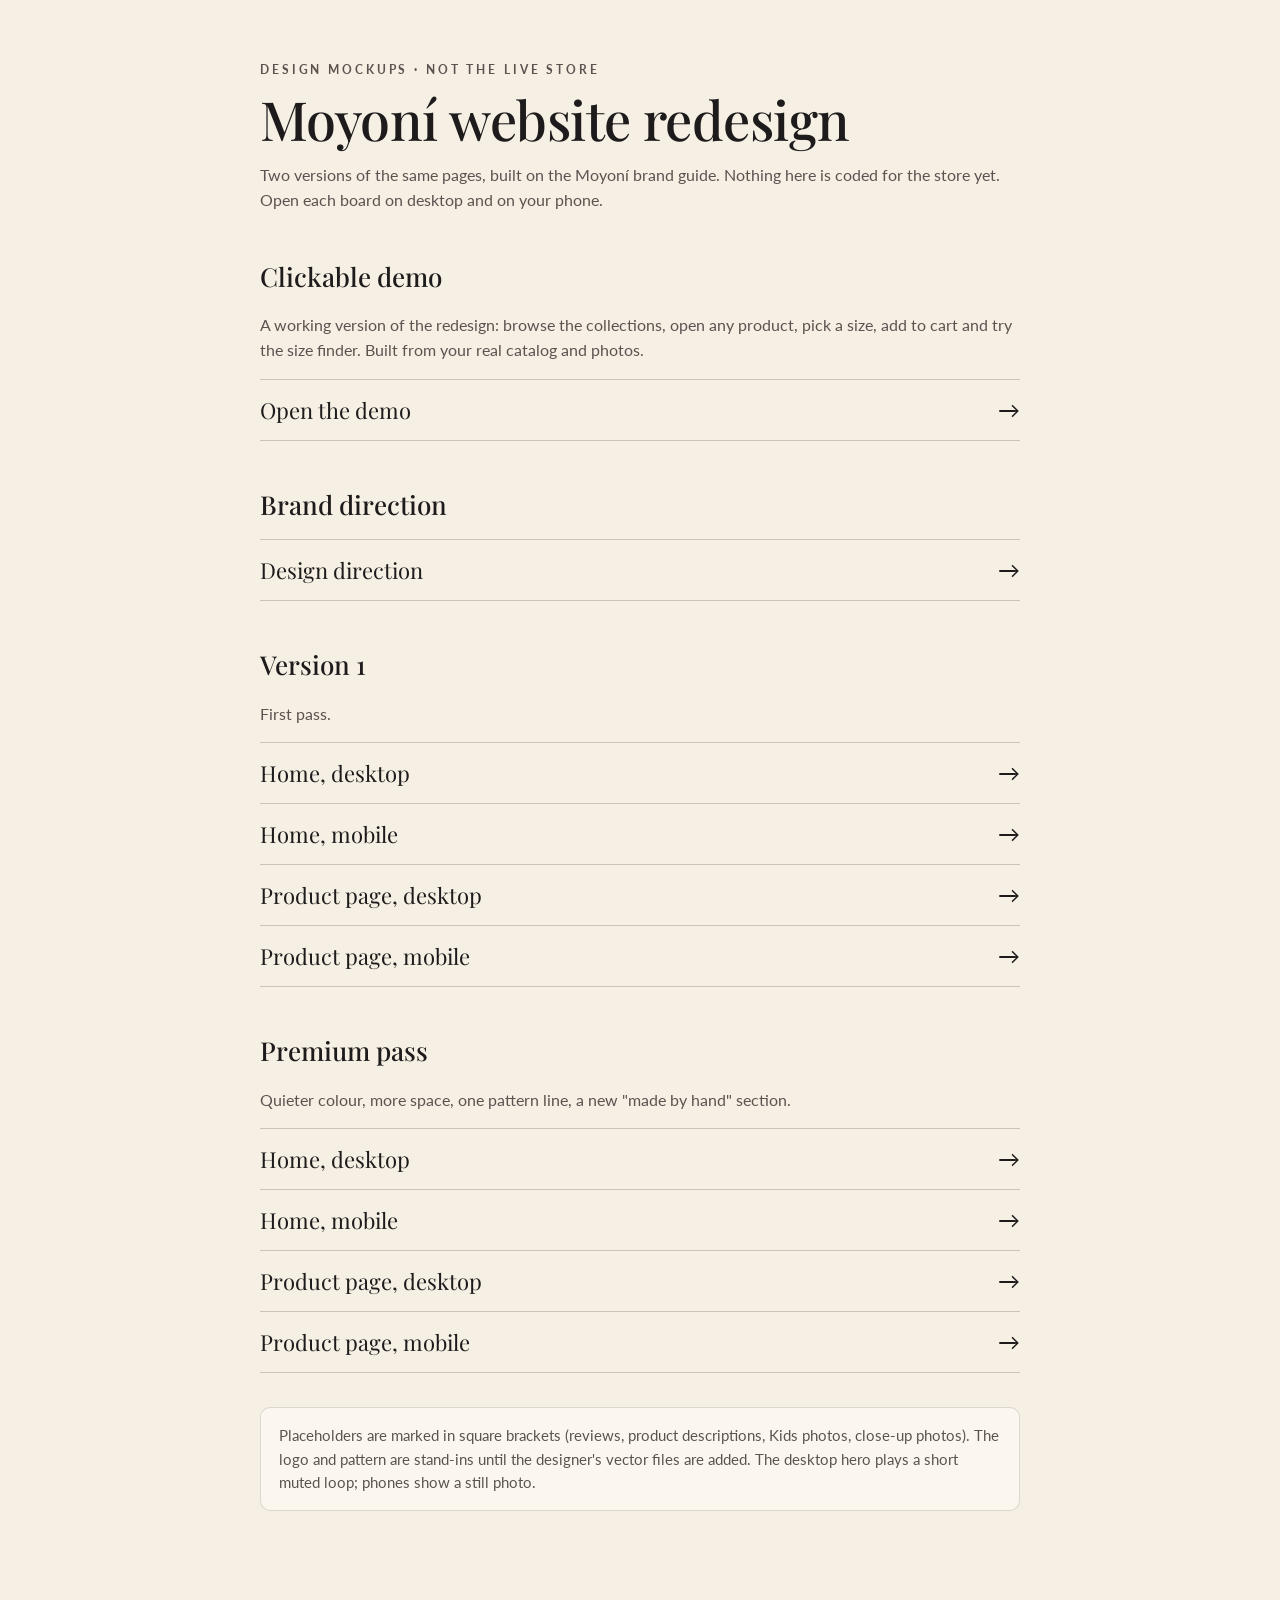
<file: index.html>
<!doctype html>
<html lang="en">
<head>
<meta charset="utf-8">
<meta name="viewport" content="width=device-width, initial-scale=1">
<meta name="robots" content="noindex, nofollow">
<title>Moyoní website redesign, design mockups</title>
<link rel="preconnect" href="https://fonts.googleapis.com">
<link rel="stylesheet" href="https://fonts.googleapis.com/css2?family=Lato:wght@300;400;700&family=Playfair+Display:ital,wght@0,500;0,600;1,500&display=swap">
<style>
body{margin:0;background:#F6EFE3;color:#1E1B1C;font-family:'Lato',system-ui,sans-serif;line-height:1.55}
.pf{font-family:'Playfair Display',Georgia,serif}
main{max-width:760px;margin:0 auto;padding:56px 22px 80px}
h1{font-size:clamp(34px,6vw,54px);font-weight:500;line-height:1.05;margin:10px 0 14px;letter-spacing:-.01em}
h2{font-size:26px;font-weight:500;margin:44px 0 6px}
.lbl{font-size:12px;letter-spacing:.24em;text-transform:uppercase;font-weight:700;color:#5B5350}
p{color:#5B5350}
ul{list-style:none;padding:0;margin:14px 0 0;border-top:1px solid rgba(30,27,28,.2)}
li a{display:flex;justify-content:space-between;align-items:center;min-height:60px;border-bottom:1px solid rgba(30,27,28,.2);color:#1E1B1C;text-decoration:none;font-size:22px}
li a:hover{color:#C4421F}
.note{background:#FBF7EE;border:1px solid rgba(30,27,28,.14);border-radius:10px;padding:16px 18px;font-size:15px;margin-top:34px}
</style>
</head>
<body>
<main>
  <span class="lbl">Design mockups · not the live store</span>
  <h1 class="pf">Moyoní website redesign</h1>
  <p>Two versions of the same pages, built on the Moyoní brand guide. Nothing here is coded for the store yet. Open each board on desktop and on your phone.</p>

  <h2 class="pf">Clickable demo</h2>
  <p>A working version of the redesign: browse the collections, open any product, pick a size, add to cart and try the size finder. Built from your real catalog and photos.</p>
  <ul>
    <li><a href="demo/index.html"><span class="pf">Open the demo</span><span aria-hidden="true">→</span></a></li>
  </ul>

  <h2 class="pf">Brand direction</h2>
  <ul>
<li><a href="direction.html"><span class="pf">Design direction</span><span aria-hidden="true">→</span></a></li>
  </ul>

  <h2 class="pf">Version 1</h2>
  <p>First pass.</p>
  <ul>
<li><a href="v1/home-desktop.html"><span class="pf">Home, desktop</span><span aria-hidden="true">→</span></a></li>
<li><a href="v1/home-mobile.html"><span class="pf">Home, mobile</span><span aria-hidden="true">→</span></a></li>
<li><a href="v1/product-desktop.html"><span class="pf">Product page, desktop</span><span aria-hidden="true">→</span></a></li>
<li><a href="v1/product-mobile.html"><span class="pf">Product page, mobile</span><span aria-hidden="true">→</span></a></li>
  </ul>

  <h2 class="pf">Premium pass</h2>
  <p>Quieter colour, more space, one pattern line, a new "made by hand" section.</p>
  <ul>
<li><a href="premium/home-desktop.html"><span class="pf">Home, desktop</span><span aria-hidden="true">→</span></a></li>
<li><a href="premium/home-mobile.html"><span class="pf">Home, mobile</span><span aria-hidden="true">→</span></a></li>
<li><a href="premium/product-desktop.html"><span class="pf">Product page, desktop</span><span aria-hidden="true">→</span></a></li>
<li><a href="premium/product-mobile.html"><span class="pf">Product page, mobile</span><span aria-hidden="true">→</span></a></li>
  </ul>

  <p class="note">Placeholders are marked in square brackets (reviews, product descriptions, Kids photos, close-up photos). The logo and pattern are stand-ins until the designer's vector files are added. The desktop hero plays a short muted loop; phones show a still photo.</p>
</main>
</body>
</html>
</file>
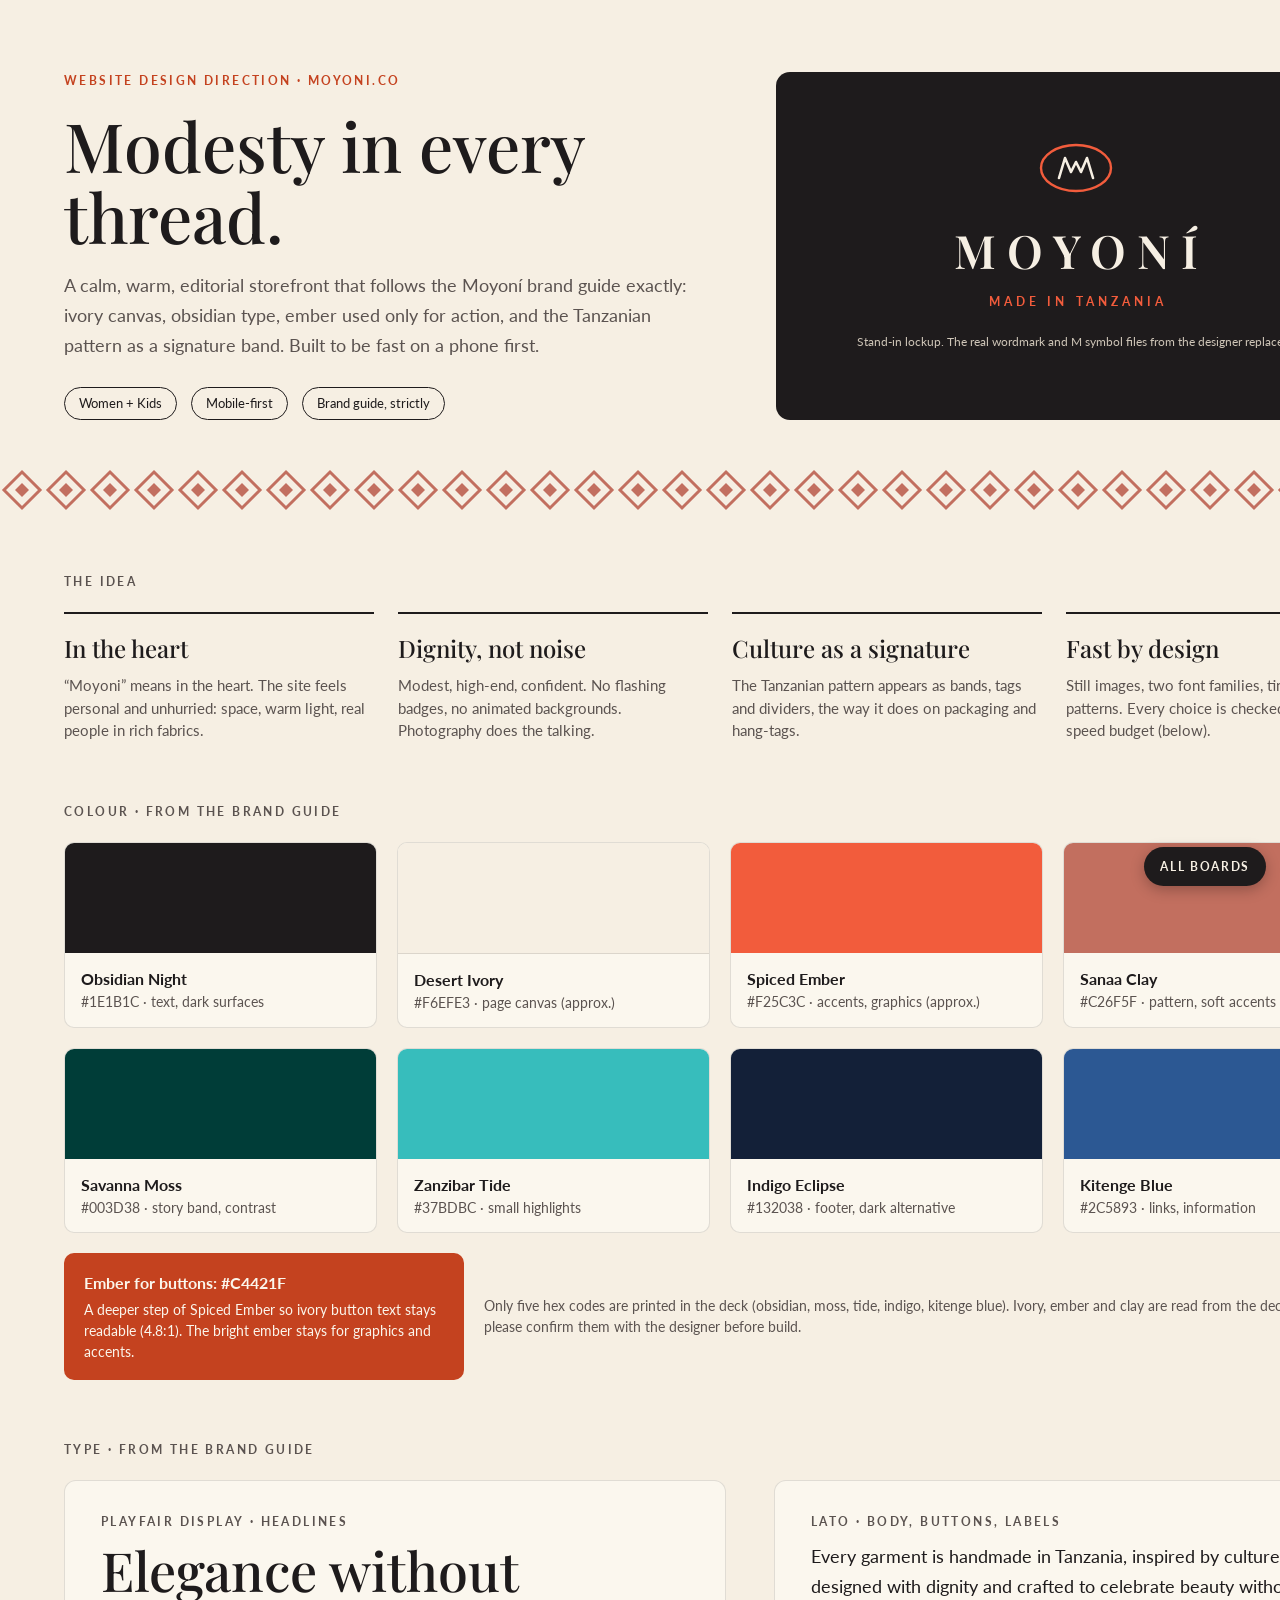
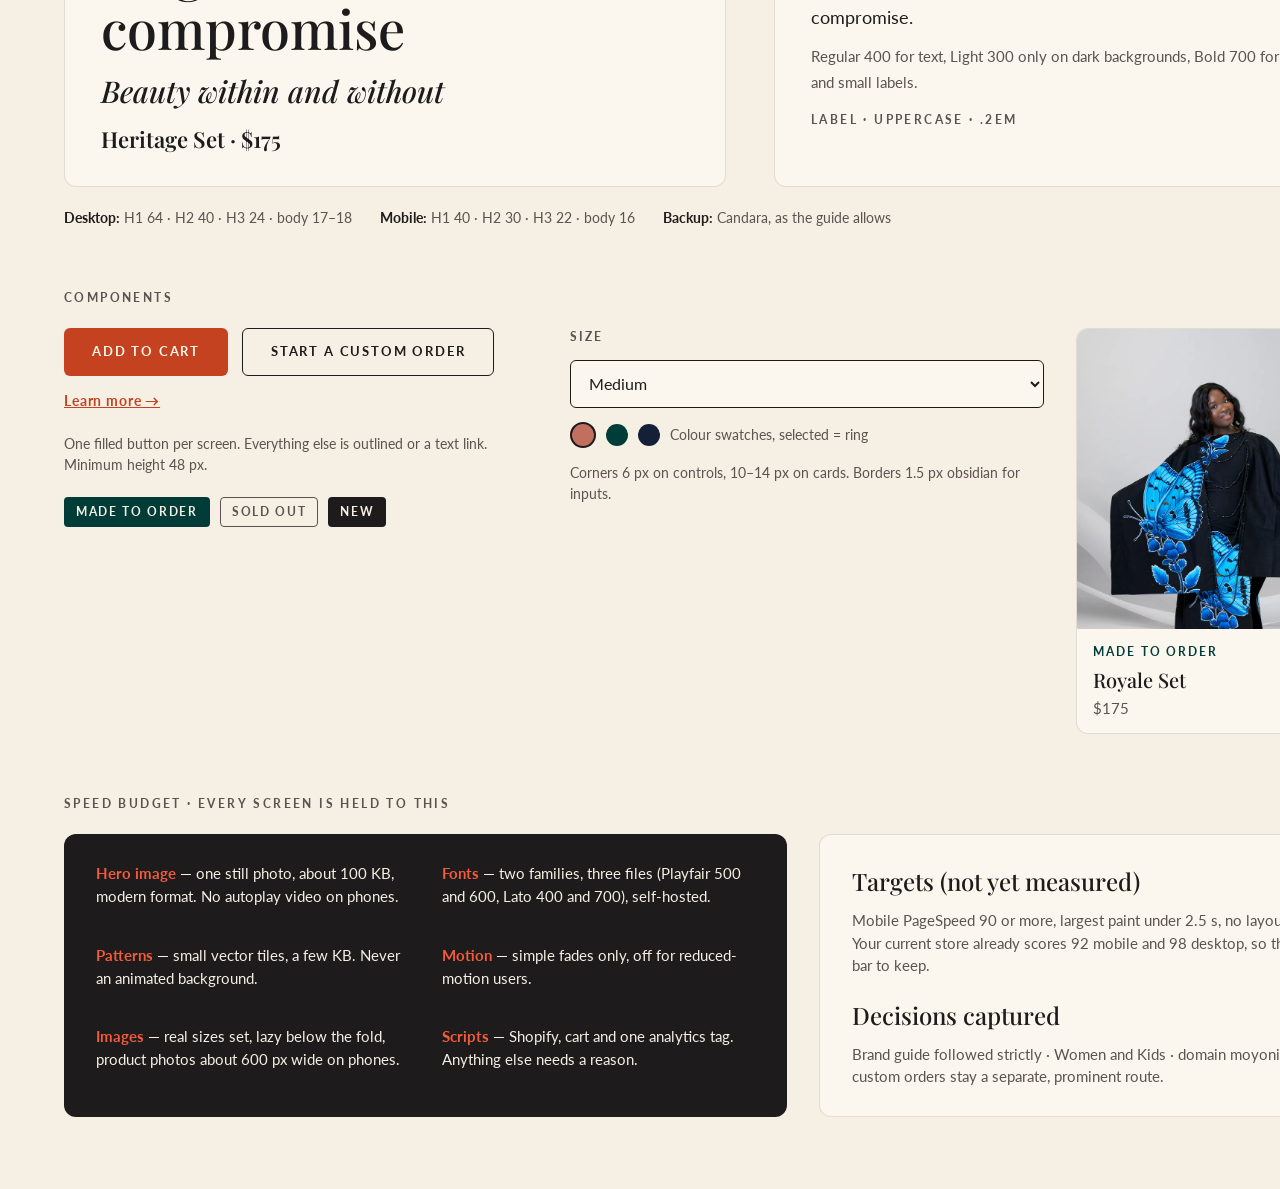
<file: direction.html>
<!doctype html>
<html lang="en">
<head>
<meta charset="utf-8">
<meta name="viewport" content="width=device-width, initial-scale=1">
<meta name="robots" content="noindex, nofollow">
<title>Moyoní design direction</title>

<link rel="preconnect" href="https://fonts.googleapis.com">
<link rel="stylesheet" href="https://fonts.googleapis.com/css2?family=Lato:wght@300;400;700&family=Playfair+Display:ital,wght@0,500;0,600;1,500&display=swap">
<style>
body{margin:0;background:#F6EFE3}
.mo{font-family:'Lato',system-ui,sans-serif;color:#1E1B1C;font-weight:400;line-height:1.5}
.mo h1,.mo h2,.mo h3,.mo h4,.mo p{margin:0}
.mo .pf{font-family:'Playfair Display',Georgia,serif}
.mo .lbl{font-size:12px;letter-spacing:.2em;text-transform:uppercase;font-weight:700;color:#5B5350}
.mo .sec{padding:56px 64px 0}
.mo .sw{border-radius:10px;overflow:hidden;border:1px solid rgba(30,27,28,.12);background:#FBF7EE}
.mo .btn{display:inline-flex;align-items:center;justify-content:center;min-height:48px;padding:0 28px;border-radius:6px;font-family:'Lato',sans-serif;font-weight:700;font-size:13px;letter-spacing:.14em;text-transform:uppercase;text-decoration:none;box-sizing:border-box}
</style>

<style>html{background:#F6EFE3}</style>
</head>
<body>
<div style="overflow-x:auto">

<div class="mo" style="width:1440px;box-sizing:border-box;background:#F6EFE3;padding-bottom:72px">

  <!-- A. title -->
  <div style="display:flex;gap:48px;padding:72px 64px 48px;align-items:stretch">
    <div style="flex:1 1 0;min-width:0;display:flex;flex-direction:column;justify-content:center;gap:20px">
      <span class="lbl" style="color:#C4421F">Website design direction · moyoni.co</span>
      <h1 class="pf" style="font-size:68px;line-height:1.04;font-weight:500">Modesty in every thread.</h1>
      <p style="font-size:18px;line-height:1.65;color:#5B5350;max-width:640px">A calm, warm, editorial storefront that follows the Moyoní brand guide exactly: ivory canvas, obsidian type, ember used only for action, and the Tanzanian pattern as a signature band. Built to be fast on a phone first.</p>
      <div style="display:flex;gap:14px;flex-wrap:wrap;margin-top:6px">
        <span style="font-size:13px;border:1px solid #1E1B1C;border-radius:99px;padding:6px 14px">Women + Kids</span>
        <span style="font-size:13px;border:1px solid #1E1B1C;border-radius:99px;padding:6px 14px">Mobile-first</span>
        <span style="font-size:13px;border:1px solid #1E1B1C;border-radius:99px;padding:6px 14px">Brand guide, strictly</span>
      </div>
    </div>
    <div style="flex:0 0 520px;background:#1E1B1C;border-radius:14px;padding:44px 40px;display:flex;flex-direction:column;align-items:center;justify-content:center;gap:22px;color:#F6EFE3">
      <svg width="76" height="52" viewBox="0 0 76 52" role="img" aria-label="Placeholder for the oval M symbol">
        <ellipse cx="38" cy="26" rx="35" ry="23" fill="none" stroke="#F25C3C" stroke-width="2.4"/>
        <path d="M21 36 L27 16 L33 30 L38 20 L43 30 L49 16 L55 36" fill="none" stroke="#F6EFE3" stroke-width="2.6" stroke-linejoin="round" stroke-linecap="round"/>
      </svg>
      <div style="text-align:center">
        <div class="pf" style="font-size:46px;font-weight:600;letter-spacing:.24em;padding-left:.24em">MOYONÍ</div>
        <div style="font-size:12px;font-weight:700;letter-spacing:.34em;padding-left:.34em;margin-top:8px;color:#F25C3C">MADE IN TANZANIA</div>
      </div>
      <p style="font-size:12px;color:#CFC6B8;text-align:center">Stand-in lockup. The real wordmark and M symbol files from the designer replace it.</p>
    </div>
  </div>

  <!-- pattern band -->
  <svg width="1440" height="44" aria-hidden="true" style="display:block"><defs><pattern id="pt1" width="44" height="44" patternUnits="userSpaceOnUse"><path d="M22 4 L40 22 L22 40 L4 22 Z" fill="none" stroke="#C26F5F" stroke-width="3"/><path d="M22 15 L29 22 L22 29 L15 22 Z" fill="#C26F5F"/></pattern></defs><rect width="1440" height="44" fill="url(#pt1)"/></svg>

  <!-- B. principles -->
  <div class="sec">
    <span class="lbl">The idea</span>
    <div style="display:grid;grid-template-columns:repeat(4,minmax(0,1fr));gap:24px;margin-top:20px">
      <div style="border-top:2px solid #1E1B1C;padding-top:16px"><h3 class="pf" style="font-size:24px;font-weight:500;margin-bottom:8px">In the heart</h3><p style="font-size:15px;color:#5B5350">“Moyoni” means in the heart. The site feels personal and unhurried: space, warm light, real people in rich fabrics.</p></div>
      <div style="border-top:2px solid #1E1B1C;padding-top:16px"><h3 class="pf" style="font-size:24px;font-weight:500;margin-bottom:8px">Dignity, not noise</h3><p style="font-size:15px;color:#5B5350">Modest, high-end, confident. No flashing badges, no animated backgrounds. Photography does the talking.</p></div>
      <div style="border-top:2px solid #1E1B1C;padding-top:16px"><h3 class="pf" style="font-size:24px;font-weight:500;margin-bottom:8px">Culture as a signature</h3><p style="font-size:15px;color:#5B5350">The Tanzanian pattern appears as bands, tags and dividers, the way it does on packaging and hang-tags.</p></div>
      <div style="border-top:2px solid #1E1B1C;padding-top:16px"><h3 class="pf" style="font-size:24px;font-weight:500;margin-bottom:8px">Fast by design</h3><p style="font-size:15px;color:#5B5350">Still images, two font families, tiny vector patterns. Every choice is checked against a speed budget (below).</p></div>
    </div>
  </div>

  <!-- C. colour -->
  <div class="sec">
    <span class="lbl">Colour · from the brand guide</span>
    <div style="display:grid;grid-template-columns:repeat(4,minmax(0,1fr));gap:20px;margin-top:20px">
      <div class="sw"><div style="height:110px;background:#1E1B1C"></div><div style="padding:14px 16px"><h4 style="font-size:16px;font-weight:700">Obsidian Night</h4><p style="font-size:14px;color:#5B5350">#1E1B1C · text, dark surfaces</p></div></div>
      <div class="sw"><div style="height:110px;background:#F6EFE3;border-bottom:1px solid rgba(30,27,28,.12)"></div><div style="padding:14px 16px"><h4 style="font-size:16px;font-weight:700">Desert Ivory</h4><p style="font-size:14px;color:#5B5350">#F6EFE3 · page canvas (approx.)</p></div></div>
      <div class="sw"><div style="height:110px;background:#F25C3C"></div><div style="padding:14px 16px"><h4 style="font-size:16px;font-weight:700">Spiced Ember</h4><p style="font-size:14px;color:#5B5350">#F25C3C · accents, graphics (approx.)</p></div></div>
      <div class="sw"><div style="height:110px;background:#C26F5F"></div><div style="padding:14px 16px"><h4 style="font-size:16px;font-weight:700">Sanaa Clay</h4><p style="font-size:14px;color:#5B5350">#C26F5F · pattern, soft accents (approx.)</p></div></div>
      <div class="sw"><div style="height:110px;background:#003D38"></div><div style="padding:14px 16px"><h4 style="font-size:16px;font-weight:700">Savanna Moss</h4><p style="font-size:14px;color:#5B5350">#003D38 · story band, contrast</p></div></div>
      <div class="sw"><div style="height:110px;background:#37BDBC"></div><div style="padding:14px 16px"><h4 style="font-size:16px;font-weight:700">Zanzibar Tide</h4><p style="font-size:14px;color:#5B5350">#37BDBC · small highlights</p></div></div>
      <div class="sw"><div style="height:110px;background:#132038"></div><div style="padding:14px 16px"><h4 style="font-size:16px;font-weight:700">Indigo Eclipse</h4><p style="font-size:14px;color:#5B5350">#132038 · footer, dark alternative</p></div></div>
      <div class="sw"><div style="height:110px;background:#2C5893"></div><div style="padding:14px 16px"><h4 style="font-size:16px;font-weight:700">Kitenge Blue</h4><p style="font-size:14px;color:#5B5350">#2C5893 · links, information</p></div></div>
    </div>
    <div style="display:flex;gap:20px;margin-top:20px;align-items:stretch">
      <div style="flex:0 0 360px;background:#C4421F;color:#FBF6EC;border-radius:10px;padding:18px 20px"><h4 style="font-size:16px;font-weight:700">Ember for buttons: #C4421F</h4><p style="font-size:14px;margin-top:4px">A deeper step of Spiced Ember so ivory button text stays readable (4.8:1). The bright ember stays for graphics and accents.</p></div>
      <p style="flex:1;font-size:14px;color:#5B5350;align-self:center">Only five hex codes are printed in the deck (obsidian, moss, tide, indigo, kitenge blue). Ivory, ember and clay are read from the deck's images, so please confirm them with the designer before build.</p>
    </div>
  </div>

  <!-- D. type -->
  <div class="sec">
    <span class="lbl">Type · from the brand guide</span>
    <div style="display:grid;grid-template-columns:1.1fr 1fr;gap:48px;margin-top:20px">
      <div style="background:#FBF7EE;border:1px solid rgba(30,27,28,.12);border-radius:12px;padding:32px 36px">
        <p class="lbl" style="margin-bottom:10px">Playfair Display · headlines</p>
        <p class="pf" style="font-size:54px;line-height:1.08;font-weight:500">Elegance without compromise</p>
        <p class="pf" style="font-size:30px;line-height:1.2;font-weight:500;margin-top:16px;font-style:italic">Beauty within and without</p>
        <p class="pf" style="font-size:22px;line-height:1.3;font-weight:600;margin-top:16px">Heritage Set · $175</p>
      </div>
      <div style="background:#FBF7EE;border:1px solid rgba(30,27,28,.12);border-radius:12px;padding:32px 36px">
        <p class="lbl" style="margin-bottom:10px">Lato · body, buttons, labels</p>
        <p style="font-size:18px;line-height:1.7">Every garment is handmade in Tanzania, inspired by culture, designed with dignity and crafted to celebrate beauty without compromise.</p>
        <p style="font-size:15px;line-height:1.7;color:#5B5350;margin-top:12px">Regular 400 for text, Light 300 only on dark backgrounds, Bold 700 for buttons and small labels.</p>
        <p class="lbl" style="margin-top:16px">Label · uppercase · .2em</p>
      </div>
    </div>
    <div style="display:flex;gap:28px;margin-top:20px;font-size:14px;color:#5B5350;flex-wrap:wrap">
      <span><b style="color:#1E1B1C">Desktop:</b> H1 64 · H2 40 · H3 24 · body 17–18</span>
      <span><b style="color:#1E1B1C">Mobile:</b> H1 40 · H2 30 · H3 22 · body 16</span>
      <span><b style="color:#1E1B1C">Backup:</b> Candara, as the guide allows</span>
    </div>
  </div>

  <!-- E. components -->
  <div class="sec">
    <span class="lbl">Components</span>
    <div style="display:grid;grid-template-columns:1fr 1fr 300px;gap:32px;margin-top:20px;align-items:start">
      <div style="display:flex;flex-direction:column;gap:22px">
        <div style="display:flex;gap:14px;flex-wrap:wrap;align-items:center">
          <a class="btn" href="#" style="background:#C4421F;color:#FBF6EC">Add to cart</a>
          <a class="btn" href="#" style="border:1.5px solid #1E1B1C;color:#1E1B1C">Start a custom order</a>
          <a href="#" style="font-size:14px;font-weight:700;color:#C4421F;letter-spacing:.06em">Learn more →</a>
        </div>
        <p style="font-size:14px;color:#5B5350">One filled button per screen. Everything else is outlined or a text link. Minimum height 48 px.</p>
        <div style="display:flex;gap:10px;flex-wrap:wrap">
          <span style="font-size:12px;font-weight:700;letter-spacing:.14em;text-transform:uppercase;background:#003D38;color:#F6EFE3;padding:6px 12px;border-radius:4px">Made to order</span>
          <span style="font-size:12px;font-weight:700;letter-spacing:.14em;text-transform:uppercase;border:1px solid #5B5350;color:#5B5350;padding:5px 11px;border-radius:4px">Sold out</span>
          <span style="font-size:12px;font-weight:700;letter-spacing:.14em;text-transform:uppercase;background:#1E1B1C;color:#F6EFE3;padding:6px 12px;border-radius:4px">New</span>
        </div>
      </div>
      <div style="display:flex;flex-direction:column;gap:14px">
        <label for="d1" style="font-size:12px;font-weight:700;letter-spacing:.16em;text-transform:uppercase;color:#5B5350">Size</label>
        <select id="d1" style="height:48px;border:1.5px solid #1E1B1C;border-radius:6px;background:#FBF7EE;font-family:'Lato',sans-serif;font-size:16px;padding:0 14px;color:#1E1B1C"><option>Medium</option></select>
        <div style="display:flex;gap:10px;align-items:center;font-size:14px;color:#5B5350"><span style="width:22px;height:22px;border-radius:50%;background:#C26F5F;border:2px solid #1E1B1C;display:inline-block"></span><span style="width:22px;height:22px;border-radius:50%;background:#003D38;display:inline-block"></span><span style="width:22px;height:22px;border-radius:50%;background:#132038;display:inline-block"></span>Colour swatches, selected = ring</div>
        <p style="font-size:14px;color:#5B5350">Corners 6 px on controls, 10–14 px on cards. Borders 1.5 px obsidian for inputs.</p>
      </div>
      <div style="background:#FBF7EE;border:1px solid rgba(30,27,28,.12);border-radius:12px;overflow:hidden">
        <img src="assets/royale.jpg" alt="Royale Set, a two-piece set" width="300" height="300" style="display:block;width:100%;height:300px;object-fit:cover;object-position:center top">
        <div style="padding:14px 16px"><p style="font-size:12px;font-weight:700;letter-spacing:.16em;text-transform:uppercase;color:#003D38">Made to order</p><h4 class="pf" style="font-size:20px;font-weight:500;margin-top:4px">Royale Set</h4><p style="font-size:15px;color:#5B5350;margin-top:2px">$175</p></div>
      </div>
    </div>
  </div>

  <!-- F. speed + decisions -->
  <div class="sec">
    <span class="lbl">Speed budget · every screen is held to this</span>
    <div style="display:grid;grid-template-columns:1.3fr 1fr;gap:32px;margin-top:20px">
      <div style="background:#1E1B1C;color:#F6EFE3;border-radius:12px;padding:28px 32px;display:grid;grid-template-columns:repeat(2,minmax(0,1fr));gap:18px 32px;font-size:15px;line-height:1.55">
        <p><b style="color:#F25C3C">Hero image</b> — one still photo, about 100 KB, modern format. No autoplay video on phones.</p>
        <p><b style="color:#F25C3C">Fonts</b> — two families, three files (Playfair 500 and 600, Lato 400 and 700), self-hosted.</p>
        <p><b style="color:#F25C3C">Patterns</b> — small vector tiles, a few KB. Never an animated background.</p>
        <p><b style="color:#F25C3C">Motion</b> — simple fades only, off for reduced-motion users.</p>
        <p><b style="color:#F25C3C">Images</b> — real sizes set, lazy below the fold, product photos about 600 px wide on phones.</p>
        <p><b style="color:#F25C3C">Scripts</b> — Shopify, cart and one analytics tag. Anything else needs a reason.</p>
      </div>
      <div style="background:#FBF7EE;border:1px solid rgba(30,27,28,.12);border-radius:12px;padding:28px 32px">
        <h3 class="pf" style="font-size:24px;font-weight:500">Targets (not yet measured)</h3>
        <p style="font-size:15px;color:#5B5350;margin-top:10px">Mobile PageSpeed 90 or more, largest paint under 2.5 s, no layout jumps. Your current store already scores 92 mobile and 98 desktop, so this is the bar to keep.</p>
        <h3 class="pf" style="font-size:24px;font-weight:500;margin-top:20px">Decisions captured</h3>
        <p style="font-size:15px;color:#5B5350;margin-top:10px">Brand guide followed strictly · Women and Kids · domain moyoni.co · custom orders stay a separate, prominent route.</p>
      </div>
    </div>
  </div>

</div>
</div>
<a href="index.html" style="position:fixed;right:14px;bottom:14px;z-index:9999;background:#1E1B1C;color:#F6EFE3;font:700 12px Lato,sans-serif;letter-spacing:.14em;text-transform:uppercase;text-decoration:none;padding:12px 16px;border-radius:99px;box-shadow:0 4px 14px rgba(0,0,0,.25)">All boards</a>
</body>
</html>
</file>
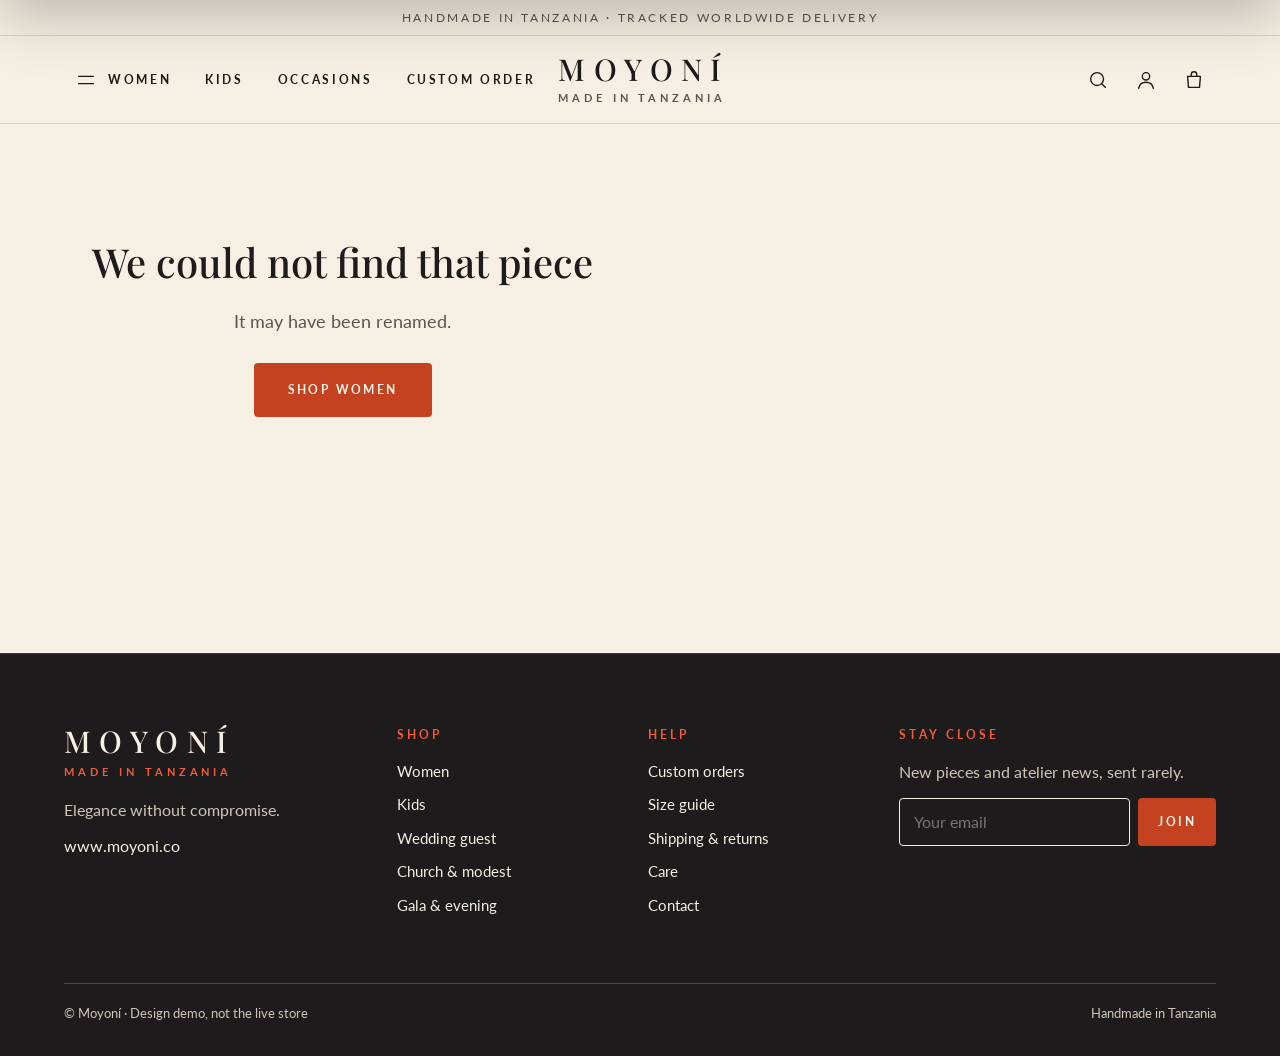
<file: demo/product.html>
<!doctype html>
<html lang="en">
<head>
<meta charset="utf-8">
<meta name="viewport" content="width=device-width, initial-scale=1">
<meta name="robots" content="noindex, nofollow">
<title>Product – Moyoní (demo)</title>
<link rel="preconnect" href="https://fonts.googleapis.com">
<link rel="stylesheet" href="https://fonts.googleapis.com/css2?family=Lato:wght@300;400;700&family=Playfair+Display:ital,wght@0,500;0,600;1,500&display=swap">
<link rel="stylesheet" href="assets/style.css?v=1793660171">
</head>
<body data-page="product">
<div id="hdr-mount"></div>
<main>
  <div class="wrap">
    <nav class="crumb" id="pcr" aria-label="Breadcrumb"></nav>
    <div class="pdp" id="pdp"></div>
  </div>
</main>
<div id="ftr-mount"></div>
<script src="assets/data.js?v=1793660171"></script>
<script src="assets/app.js?v=1793660171"></script>
</body>
</html>
</file>
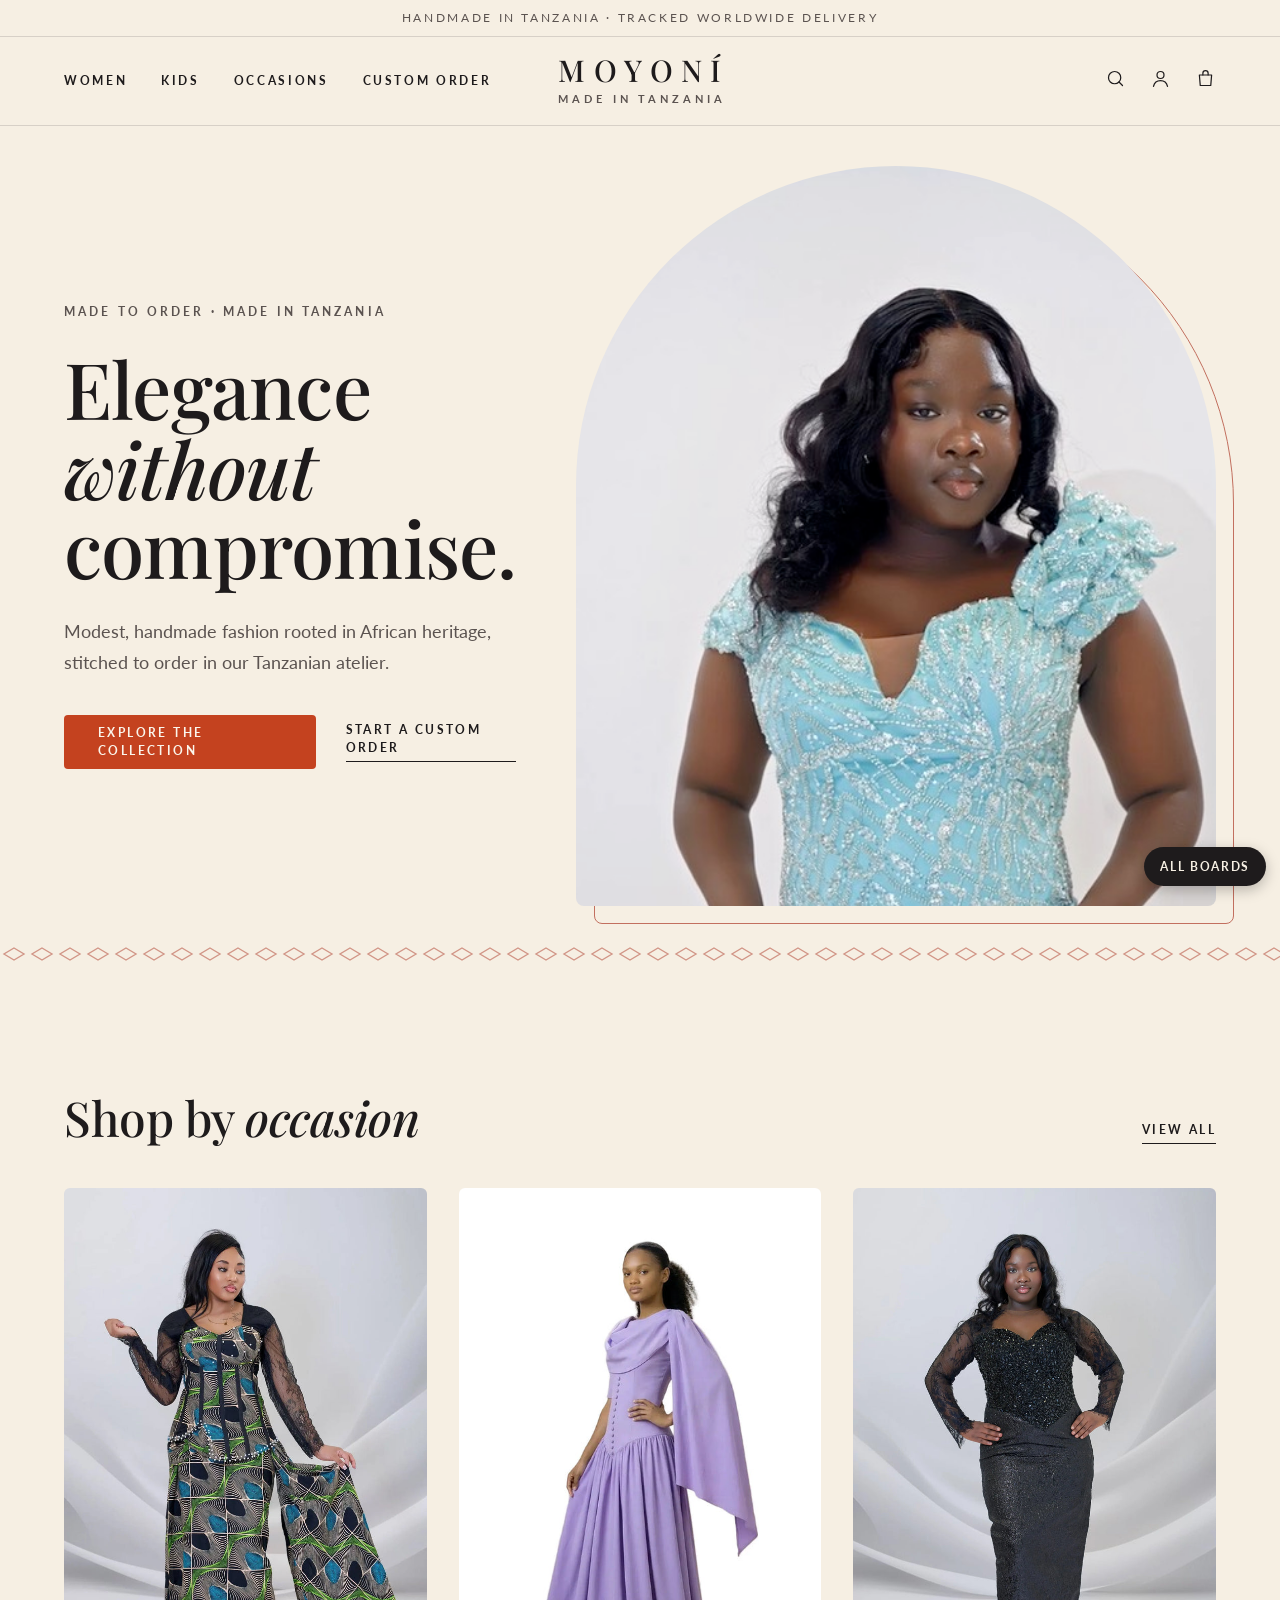
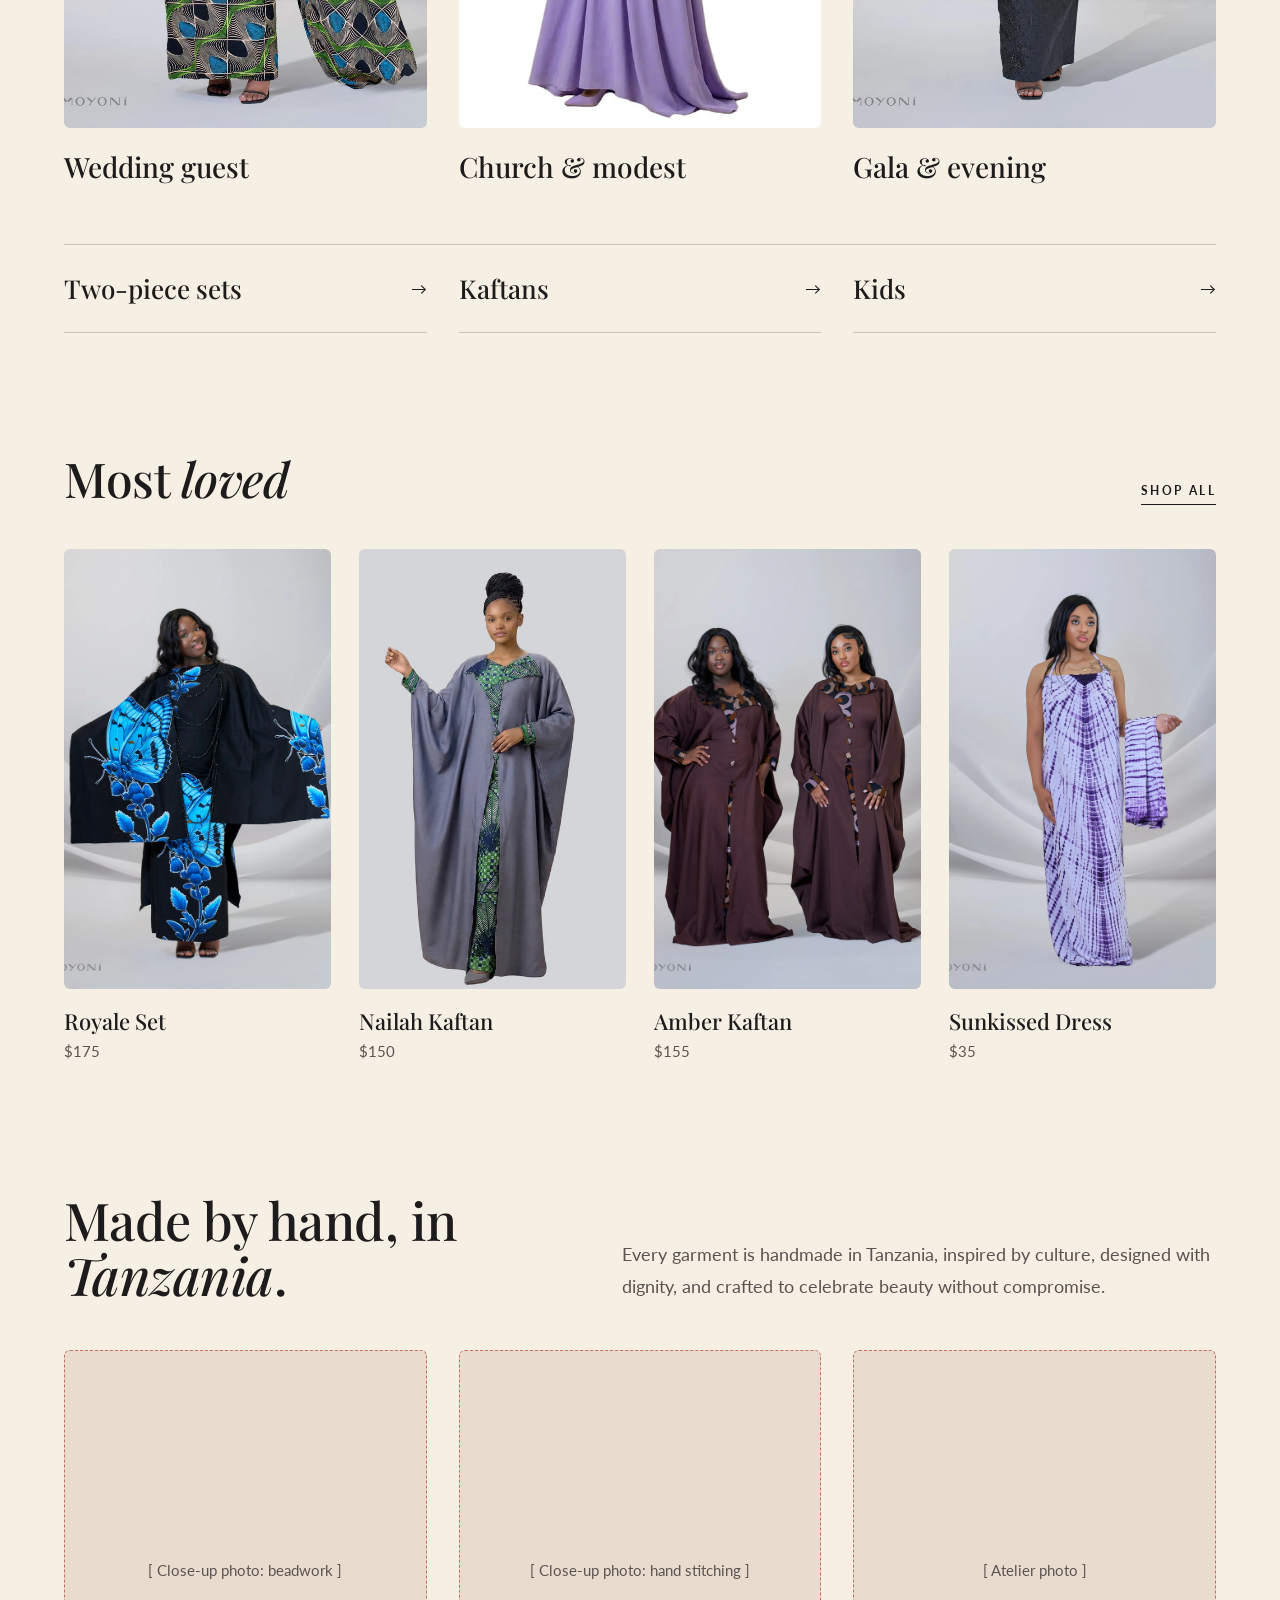
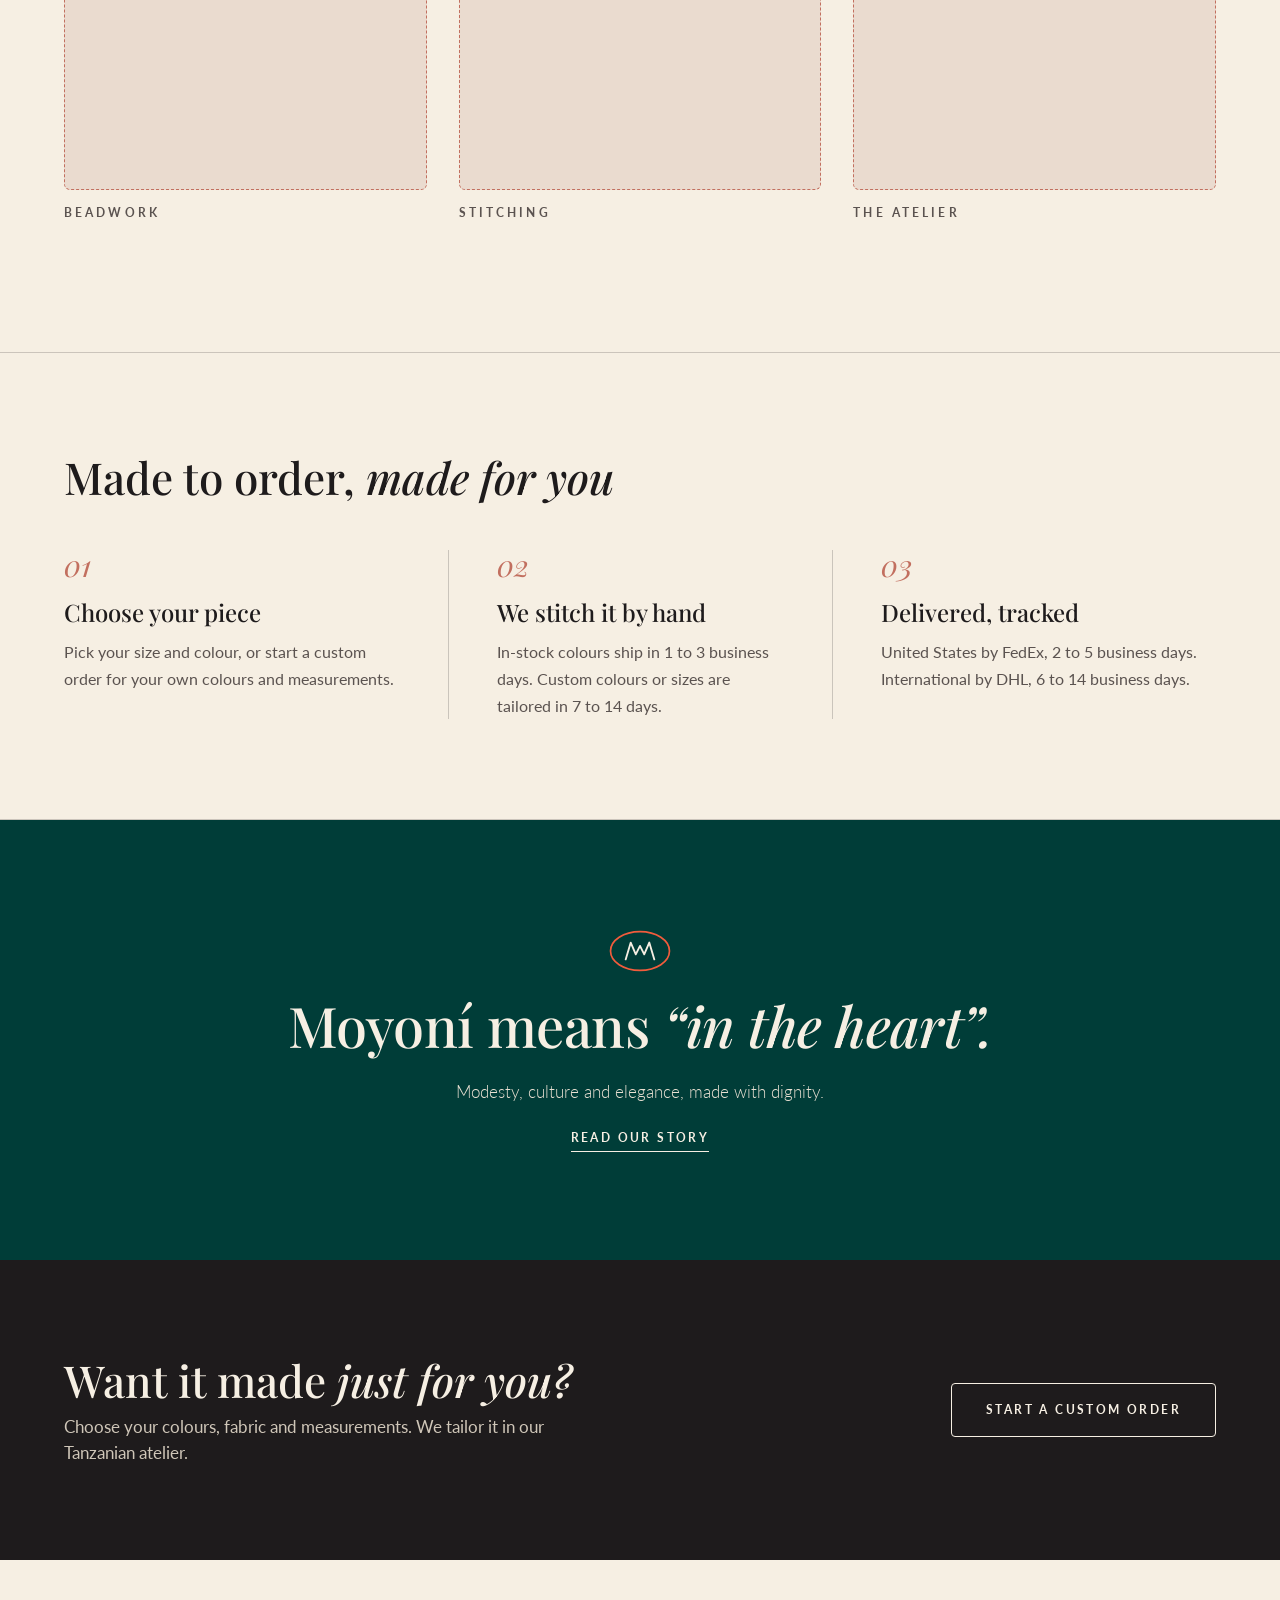
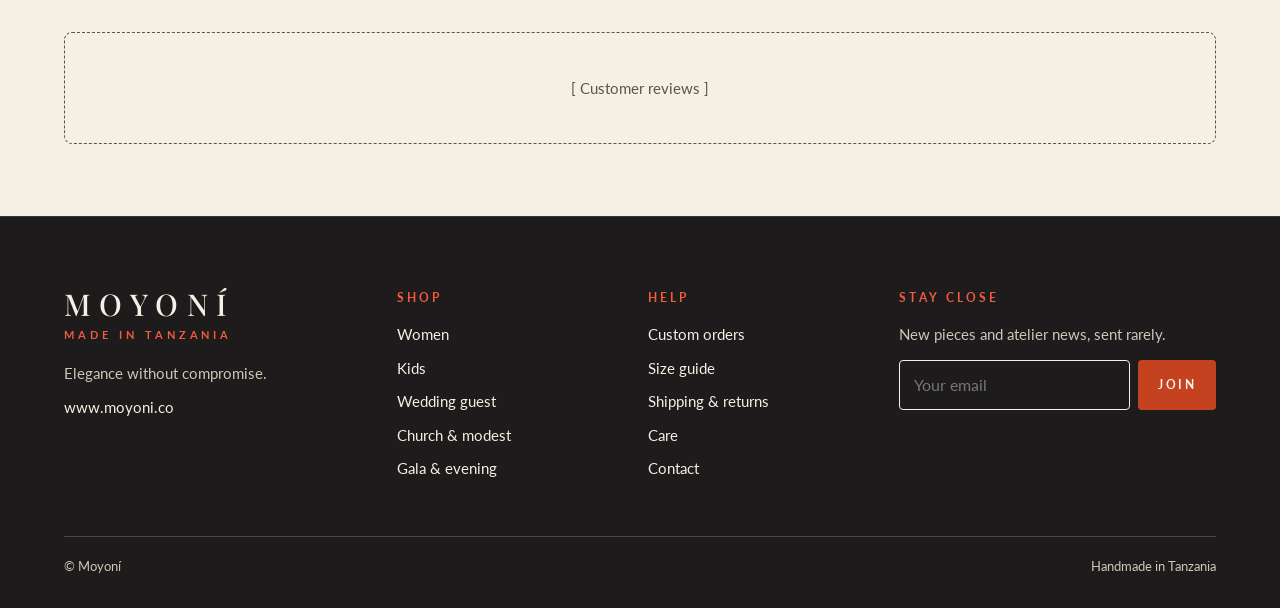
<file: premium/home-desktop.html>
<!doctype html>
<html lang="en">
<head>
<meta charset="utf-8">
<meta name="viewport" content="width=device-width, initial-scale=1">
<meta name="robots" content="noindex, nofollow">
<title>Moyoní home, desktop, premium pass</title>

<link rel="preconnect" href="https://fonts.googleapis.com">
<link rel="stylesheet" href="https://fonts.googleapis.com/css2?family=Lato:wght@300;400;700&amp;family=Playfair+Display:ital,wght@0,500;0,600;1,500&amp;display=swap">
<style>
body{margin:0;background:#F6EFE3}
.mo{font-family:'Lato',system-ui,sans-serif;color:#1E1B1C;font-weight:400;line-height:1.5;background:#F6EFE3}
.mo h1,.mo h2,.mo h3,.mo h4,.mo p,.mo ul{margin:0;padding:0}
.mo a{color:inherit;text-decoration:none}
.mo em{font-style:italic;font-weight:500}
.mo .pf{font-family:'Playfair Display',Georgia,serif}
.mo .lbl{font-size:12px;letter-spacing:.26em;text-transform:uppercase;font-weight:700}
.mo .wrap{max-width:1440px;margin:0 auto;padding:0 64px;box-sizing:border-box}
.mo .btn{display:inline-flex;align-items:center;justify-content:center;min-height:54px;padding:0 34px;border-radius:4px;font-weight:700;font-size:12px;letter-spacing:.2em;text-transform:uppercase;box-sizing:border-box}
.mo .nav a{font-size:12px;font-weight:700;letter-spacing:.22em;text-transform:uppercase}
.mo .nav a:hover,.mo .tl:hover{color:#C4421F}
.mo .big img{display:block;width:100%;height:540px;object-fit:cover;object-position:center top;border-radius:6px}
.mo .card img{display:block;width:100%;height:440px;object-fit:cover;object-position:center top;border-radius:6px}
.mo .ph{height:440px;border-radius:6px;background:#EADBCF;border:1px dashed #C26F5F;display:flex;align-items:center;justify-content:center;text-align:center;padding:24px;box-sizing:border-box;color:#5B5350;font-size:15px}
</style>

<style>html{background:#F6EFE3}</style>
</head>
<body>


<div class="mo" style="width:100%;">

  <div style="height:36px;border-bottom:1px solid rgba(30,27,28,.14);display:flex;align-items:center;justify-content:center;font-size:12px;letter-spacing:.22em;text-transform:uppercase;color:#5B5350">Handmade in Tanzania · Tracked worldwide delivery</div>

  <header style="height:88px;border-bottom:1px solid rgba(30,27,28,.14)">
    <div class="wrap" style="height:88px;display:grid;grid-template-columns:1fr auto 1fr;align-items:center">
      <nav class="nav" aria-label="Main" style="display:flex;gap:34px"><a href="#">Women</a><a href="#">Kids</a><a href="#">Occasions</a><a href="#">Custom order</a></nav>
      <a href="#" aria-label="Moyoní home" style="text-align:center;display:block"><span class="pf" style="display:block;font-size:30px;font-weight:500;letter-spacing:.28em;padding-left:.28em;line-height:1">MOYONÍ</span><span style="display:block;font-size:11px;font-weight:700;letter-spacing:.36em;padding-left:.36em;margin-top:6px;color:#5B5350">MADE IN TANZANIA</span></a>
      <div style="display:flex;gap:24px;justify-content:flex-end;align-items:center">
        <a href="#" aria-label="Search"><svg width="21" height="21" viewBox="0 0 24 24" fill="none" stroke="#1E1B1C" stroke-width="1.4" stroke-linecap="round"><circle cx="11" cy="11" r="7"></circle><path d="M20 20l-4-4"></path></svg></a>
        <a href="#" aria-label="Account"><svg width="21" height="21" viewBox="0 0 24 24" fill="none" stroke="#1E1B1C" stroke-width="1.4" stroke-linecap="round"><circle cx="12" cy="8" r="4"></circle><path d="M4 21c1-4.5 4.4-6.5 8-6.5s7 2 8 6.5"></path></svg></a>
        <a href="#" aria-label="Cart, 0 items"><svg width="21" height="21" viewBox="0 0 24 24" fill="none" stroke="#1E1B1C" stroke-width="1.4" stroke-linecap="round" stroke-linejoin="round"><path d="M5 8h14l-1 12H6L5 8z"></path><path d="M9 8V6a3 3 0 016 0v2"></path></svg></a>
      </div>
    </div>
  </header>

  <main>
  <!-- hero -->
  <section style="height:820px">
    <div class="wrap" style="height:820px;display:grid;grid-template-columns:0.8fr 1.2fr;gap:56px;align-items:center">
      <div style="display:flex;flex-direction:column;gap:28px">
        <span class="lbl" style="color:#5B5350">Made to order · Made in Tanzania</span>
        <h1 class="pf" style="font-size:78px;line-height:1.02;font-weight:500;letter-spacing:-.01em">Elegance <em>without</em> compromise.</h1>
        <p style="font-size:18px;line-height:1.75;color:#5B5350;max-width:430px">Modest, handmade fashion rooted in African heritage, stitched to order in our Tanzanian atelier.</p>
        <div style="display:flex;gap:30px;align-items:center;margin-top:8px">
          <a class="btn" href="#" style="background:#C4421F;color:#FBF6EC">Explore the collection</a>
          <a class="tl" href="#" style="font-size:12px;font-weight:700;letter-spacing:.2em;text-transform:uppercase;border-bottom:1px solid #1E1B1C;padding-bottom:4px">Start a custom order</a>
        </div>
      </div>
      <div style="position:relative;height:740px;width:100%;max-width:640px;justify-self:end">
        <div style="position:absolute;inset:0;transform:translate(18px,18px);border:1px solid #C26F5F;border-radius:320px 320px 8px 8px"></div>
        <video src="../assets/hero.mp4" poster="../assets/hero-poster.jpg" width="640" height="740" autoplay="" muted="" loop="" playsinline="" preload="metadata" aria-label="Short loop of a woman in a beaded Moyoní gown" style="position:relative;display:block;width:100%;height:740px;object-fit:cover;object-position:center top;border-radius:320px 320px 8px 8px"></video>
      </div>
    </div>
  </section>

  <!-- slim pattern line, used once -->
  <svg width="100%" height="16" aria-hidden="true" style="display:block"><defs><pattern id="pp1" width="28" height="16" patternUnits="userSpaceOnUse"><path d="M14 2 L24 8 L14 14 L4 8 Z" fill="none" stroke="#C26F5F" stroke-width="1.4"></path></pattern></defs><rect width="100%" height="16" fill="url(#pp1)" opacity=".7"></rect></svg>

  <!-- occasions -->
  <section style="padding:130px 0 120px">
    <div class="wrap">
      <div style="display:flex;justify-content:space-between;align-items:flex-end;margin-bottom:44px">
        <h2 class="pf" style="font-size:48px;font-weight:500;line-height:1.08;letter-spacing:-.01em">Shop by <em>occasion</em></h2>
        <a class="tl" href="#" style="font-size:12px;font-weight:700;letter-spacing:.2em;text-transform:uppercase;border-bottom:1px solid #1E1B1C;padding-bottom:4px">View all</a>
      </div>
      <div style="display:grid;grid-template-columns:repeat(3,minmax(0,1fr));gap:32px">
        <a class="big" href="#"><img src="../assets/heritage.jpg" alt="Wedding guest outfits" width="416" height="540" loading="lazy"><h3 class="pf" style="font-size:28px;font-weight:500;margin-top:18px">Wedding guest</h3></a>
        <a class="big" href="#"><img src="../assets/glory.jpg" alt="Church and modest outfits" width="416" height="540" loading="lazy"><h3 class="pf" style="font-size:28px;font-weight:500;margin-top:18px">Church &amp; modest</h3></a>
        <a class="big" href="#"><img src="../assets/zuri.jpg" alt="Gala and evening gowns" width="416" height="540" loading="lazy"><h3 class="pf" style="font-size:28px;font-weight:500;margin-top:18px">Gala &amp; evening</h3></a>
      </div>
      <div style="display:grid;grid-template-columns:repeat(3,minmax(0,1fr));gap:32px;margin-top:56px;border-top:1px solid rgba(30,27,28,.2)">
        <a class="tl" href="#" style="padding:24px 0;border-bottom:1px solid rgba(30,27,28,.2);display:flex;justify-content:space-between;align-items:center"><span class="pf" style="font-size:26px;font-weight:500">Two-piece sets</span><span aria-hidden="true">→</span></a>
        <a class="tl" href="#" style="padding:24px 0;border-bottom:1px solid rgba(30,27,28,.2);display:flex;justify-content:space-between;align-items:center"><span class="pf" style="font-size:26px;font-weight:500">Kaftans</span><span aria-hidden="true">→</span></a>
        <a class="tl" href="#" style="padding:24px 0;border-bottom:1px solid rgba(30,27,28,.2);display:flex;justify-content:space-between;align-items:center"><span class="pf" style="font-size:26px;font-weight:500">Kids</span><span aria-hidden="true">→</span></a>
      </div>
    </div>
  </section>

  <!-- most loved -->
  <section style="padding:0 0 130px">
    <div class="wrap">
      <div style="display:flex;justify-content:space-between;align-items:flex-end;margin-bottom:44px">
        <h2 class="pf" style="font-size:48px;font-weight:500;line-height:1.08;letter-spacing:-.01em">Most <em>loved</em></h2>
        <a class="tl" href="#" style="font-size:12px;font-weight:700;letter-spacing:.2em;text-transform:uppercase;border-bottom:1px solid #1E1B1C;padding-bottom:4px">Shop all</a>
      </div>
      <div style="display:grid;grid-template-columns:repeat(4,minmax(0,1fr));gap:28px">
        <a class="card" href="#"><img src="../assets/royale.jpg" alt="Royale Set" width="310" height="440" loading="lazy"><h3 class="pf" style="font-size:22px;font-weight:500;margin-top:16px">Royale Set</h3><p style="font-size:15px;color:#5B5350;margin-top:2px">$175</p></a>
        <a class="card" href="#"><img src="../assets/nailah.jpg" alt="Nailah Kaftan" width="310" height="440" loading="lazy"><h3 class="pf" style="font-size:22px;font-weight:500;margin-top:16px">Nailah Kaftan</h3><p style="font-size:15px;color:#5B5350;margin-top:2px">$150</p></a>
        <a class="card" href="#"><img src="../assets/amber1.jpg" alt="Amber Kaftan" width="310" height="440" loading="lazy"><h3 class="pf" style="font-size:22px;font-weight:500;margin-top:16px">Amber Kaftan</h3><p style="font-size:15px;color:#5B5350;margin-top:2px">$155</p></a>
        <a class="card" href="#"><img src="../assets/sunkissed.jpg" alt="Sunkissed Dress" width="310" height="440" loading="lazy"><h3 class="pf" style="font-size:22px;font-weight:500;margin-top:16px">Sunkissed Dress</h3><p style="font-size:15px;color:#5B5350;margin-top:2px">$35</p></a>
      </div>
    </div>
  </section>

  <!-- craft: photos to come -->
  <section style="padding:0 0 130px">
    <div class="wrap">
      <div style="display:grid;grid-template-columns:0.9fr 1.1fr;gap:72px;align-items:end;margin-bottom:48px">
        <h2 class="pf" style="font-size:52px;font-weight:500;line-height:1.06;letter-spacing:-.01em">Made by hand, in <em>Tanzania</em>.</h2>
        <p style="font-size:18px;line-height:1.75;color:#5B5350">Every garment is handmade in Tanzania, inspired by culture, designed with dignity, and crafted to celebrate beauty without compromise.</p>
      </div>
      <div style="display:grid;grid-template-columns:repeat(3,minmax(0,1fr));gap:32px">
        <div><div class="ph">[ Close-up photo: beadwork ]</div><p class="lbl" style="margin-top:14px;color:#5B5350">Beadwork</p></div>
        <div><div class="ph">[ Close-up photo: hand stitching ]</div><p class="lbl" style="margin-top:14px;color:#5B5350">Stitching</p></div>
        <div><div class="ph">[ Atelier photo ]</div><p class="lbl" style="margin-top:14px;color:#5B5350">The atelier</p></div>
      </div>
    </div>
  </section>

  <!-- how it works -->
  <section style="border-top:1px solid rgba(30,27,28,.2);border-bottom:1px solid rgba(30,27,28,.2);padding:100px 0">
    <div class="wrap">
      <h2 class="pf" style="font-size:44px;font-weight:500;line-height:1.1;margin-bottom:48px">Made to order, <em>made for you</em></h2>
      <div style="display:grid;grid-template-columns:repeat(3,minmax(0,1fr));gap:0">
        <div style="padding-right:48px"><p class="pf" style="font-size:30px;font-style:italic;color:#C26F5F;line-height:1">01</p><h3 class="pf" style="font-size:24px;font-weight:500;margin-top:14px">Choose your piece</h3><p style="font-size:16px;line-height:1.7;color:#5B5350;margin-top:8px">Pick your size and colour, or start a custom order for your own colours and measurements.</p></div>
        <div style="padding:0 48px;border-left:1px solid rgba(30,27,28,.2)"><p class="pf" style="font-size:30px;font-style:italic;color:#C26F5F;line-height:1">02</p><h3 class="pf" style="font-size:24px;font-weight:500;margin-top:14px">We stitch it by hand</h3><p style="font-size:16px;line-height:1.7;color:#5B5350;margin-top:8px">In-stock colours ship in 1 to 3 business days. Custom colours or sizes are tailored in 7 to 14 days.</p></div>
        <div style="padding-left:48px;border-left:1px solid rgba(30,27,28,.2)"><p class="pf" style="font-size:30px;font-style:italic;color:#C26F5F;line-height:1">03</p><h3 class="pf" style="font-size:24px;font-weight:500;margin-top:14px">Delivered, tracked</h3><p style="font-size:16px;line-height:1.7;color:#5B5350;margin-top:8px">United States by FedEx, 2 to 5 business days. International by DHL, 6 to 14 business days.</p></div>
      </div>
    </div>
  </section>

  <!-- story -->
  <section style="background:#003D38;color:#F6EFE3;height:440px">
    <div class="wrap" style="height:440px;display:flex;flex-direction:column;align-items:center;justify-content:center;text-align:center;gap:22px">
      <svg width="64" height="44" viewBox="0 0 76 52" role="img" aria-label="Placeholder for the oval M symbol"><ellipse cx="38" cy="26" rx="35" ry="23" fill="none" stroke="#F25C3C" stroke-width="2"></ellipse><path d="M21 36 L27 16 L33 30 L38 20 L43 30 L49 16 L55 36" fill="none" stroke="#F6EFE3" stroke-width="2.2" stroke-linejoin="round" stroke-linecap="round"></path></svg>
      <h2 class="pf" style="font-size:56px;line-height:1.08;font-weight:500;letter-spacing:-.01em">Moyoní means <em>“in the heart”.</em></h2>
      <p style="font-size:17px;line-height:1.75;font-weight:300;color:#E9E1D3;max-width:560px">Modesty, culture and elegance, made with dignity.</p>
      <a class="tl" href="#" style="font-size:12px;font-weight:700;letter-spacing:.2em;text-transform:uppercase;border-bottom:1px solid #F6EFE3;padding-bottom:4px">Read our story</a>
    </div>
  </section>

  <!-- custom order -->
  <section style="background:#1E1B1C;color:#F6EFE3;height:300px">
    <div class="wrap" style="height:300px;display:flex;align-items:center;justify-content:space-between;gap:40px">
      <div><h2 class="pf" style="font-size:44px;font-weight:500;line-height:1.1">Want it made <em>just for you?</em></h2><p style="font-size:17px;margin-top:10px;color:#CFC6B8;max-width:540px">Choose your colours, fabric and measurements. We tailor it in our Tanzanian atelier.</p></div>
      <a class="btn" href="#" style="border:1px solid #F6EFE3;color:#F6EFE3;flex:0 0 auto">Start a custom order</a>
    </div>
  </section>

  <section style="padding:72px 0">
    <div class="wrap"><div style="border:1px dashed #5B5350;border-radius:8px;height:110px;display:flex;align-items:center;justify-content:center;color:#5B5350;font-size:15px">[ Customer reviews ]</div></div>
  </section>
  </main>

  <footer style="background:#1E1B1C;color:#F6EFE3;padding:72px 0 32px;border-top:1px solid rgba(246,239,227,.12)">
    <div class="wrap">
      <div style="display:grid;grid-template-columns:1.4fr 1fr 1fr 1.2fr;gap:48px">
        <div><span class="pf" style="display:block;font-size:30px;font-weight:500;letter-spacing:.28em;line-height:1">MOYONÍ</span><span style="display:block;font-size:11px;font-weight:700;letter-spacing:.36em;margin-top:8px;color:#F25C3C">MADE IN TANZANIA</span><p style="font-size:15px;color:#CFC6B8;margin-top:18px;max-width:260px">Elegance without compromise.</p><p style="font-size:15px;margin-top:12px">www.moyoni.co</p></div>
        <div><p class="lbl" style="color:#F25C3C;margin-bottom:16px">Shop</p><ul style="list-style:none;display:flex;flex-direction:column;gap:11px;font-size:15px"><li><a href="#">Women</a></li><li><a href="#">Kids</a></li><li><a href="#">Wedding guest</a></li><li><a href="#">Church &amp; modest</a></li><li><a href="#">Gala &amp; evening</a></li></ul></div>
        <div><p class="lbl" style="color:#F25C3C;margin-bottom:16px">Help</p><ul style="list-style:none;display:flex;flex-direction:column;gap:11px;font-size:15px"><li><a href="#">Custom orders</a></li><li><a href="#">Size guide</a></li><li><a href="#">Shipping &amp; returns</a></li><li><a href="#">Care</a></li><li><a href="#">Contact</a></li></ul></div>
        <div><p class="lbl" style="color:#F25C3C;margin-bottom:16px">Stay close</p><p style="font-size:15px;color:#CFC6B8">New pieces and atelier news, sent rarely.</p>
          <div style="display:flex;gap:8px;margin-top:14px"><label for="emp" style="position:absolute;left:-9999px">Email address</label><input id="emp" type="email" placeholder="Your email" style="flex:1;min-width:0;height:48px;border-radius:4px;border:1px solid #F6EFE3;background:transparent;color:#F6EFE3;font-family:'Lato',sans-serif;font-size:16px;padding:0 14px"><a class="btn" href="#" style="background:#C4421F;color:#FBF6EC;min-height:48px;padding:0 20px">Join</a></div></div>
      </div>
      <div style="border-top:1px solid rgba(246,239,227,.2);margin-top:56px;padding-top:20px;display:flex;justify-content:space-between;font-size:13px;color:#CFC6B8"><span>© Moyoní</span><span>Handmade in Tanzania</span></div>
    </div>
  </footer>

</div>

<a href="../index.html" style="position:fixed;right:14px;bottom:14px;z-index:9999;background:#1E1B1C;color:#F6EFE3;font:700 12px Lato,sans-serif;letter-spacing:.14em;text-transform:uppercase;text-decoration:none;padding:12px 16px;border-radius:99px;box-shadow:0 4px 14px rgba(0,0,0,.25)">All boards</a>
</body>
</html>
</file>
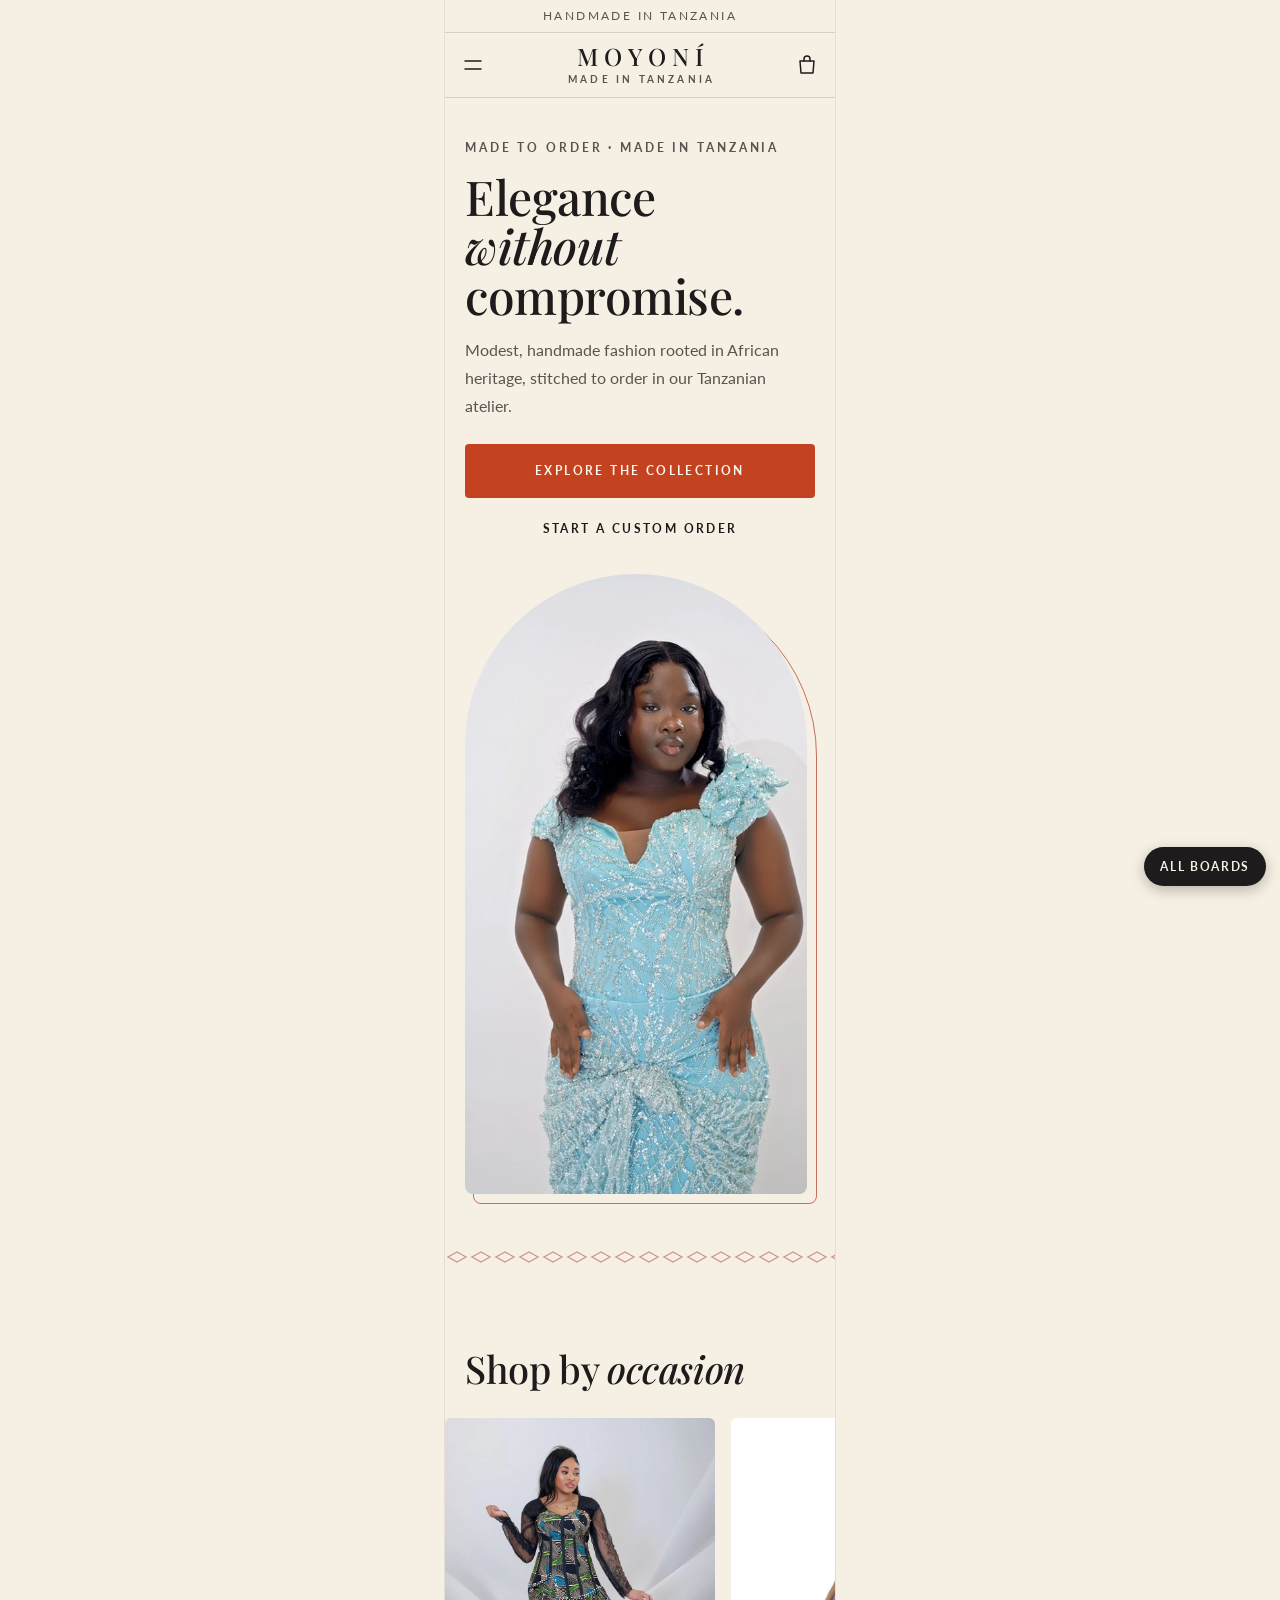
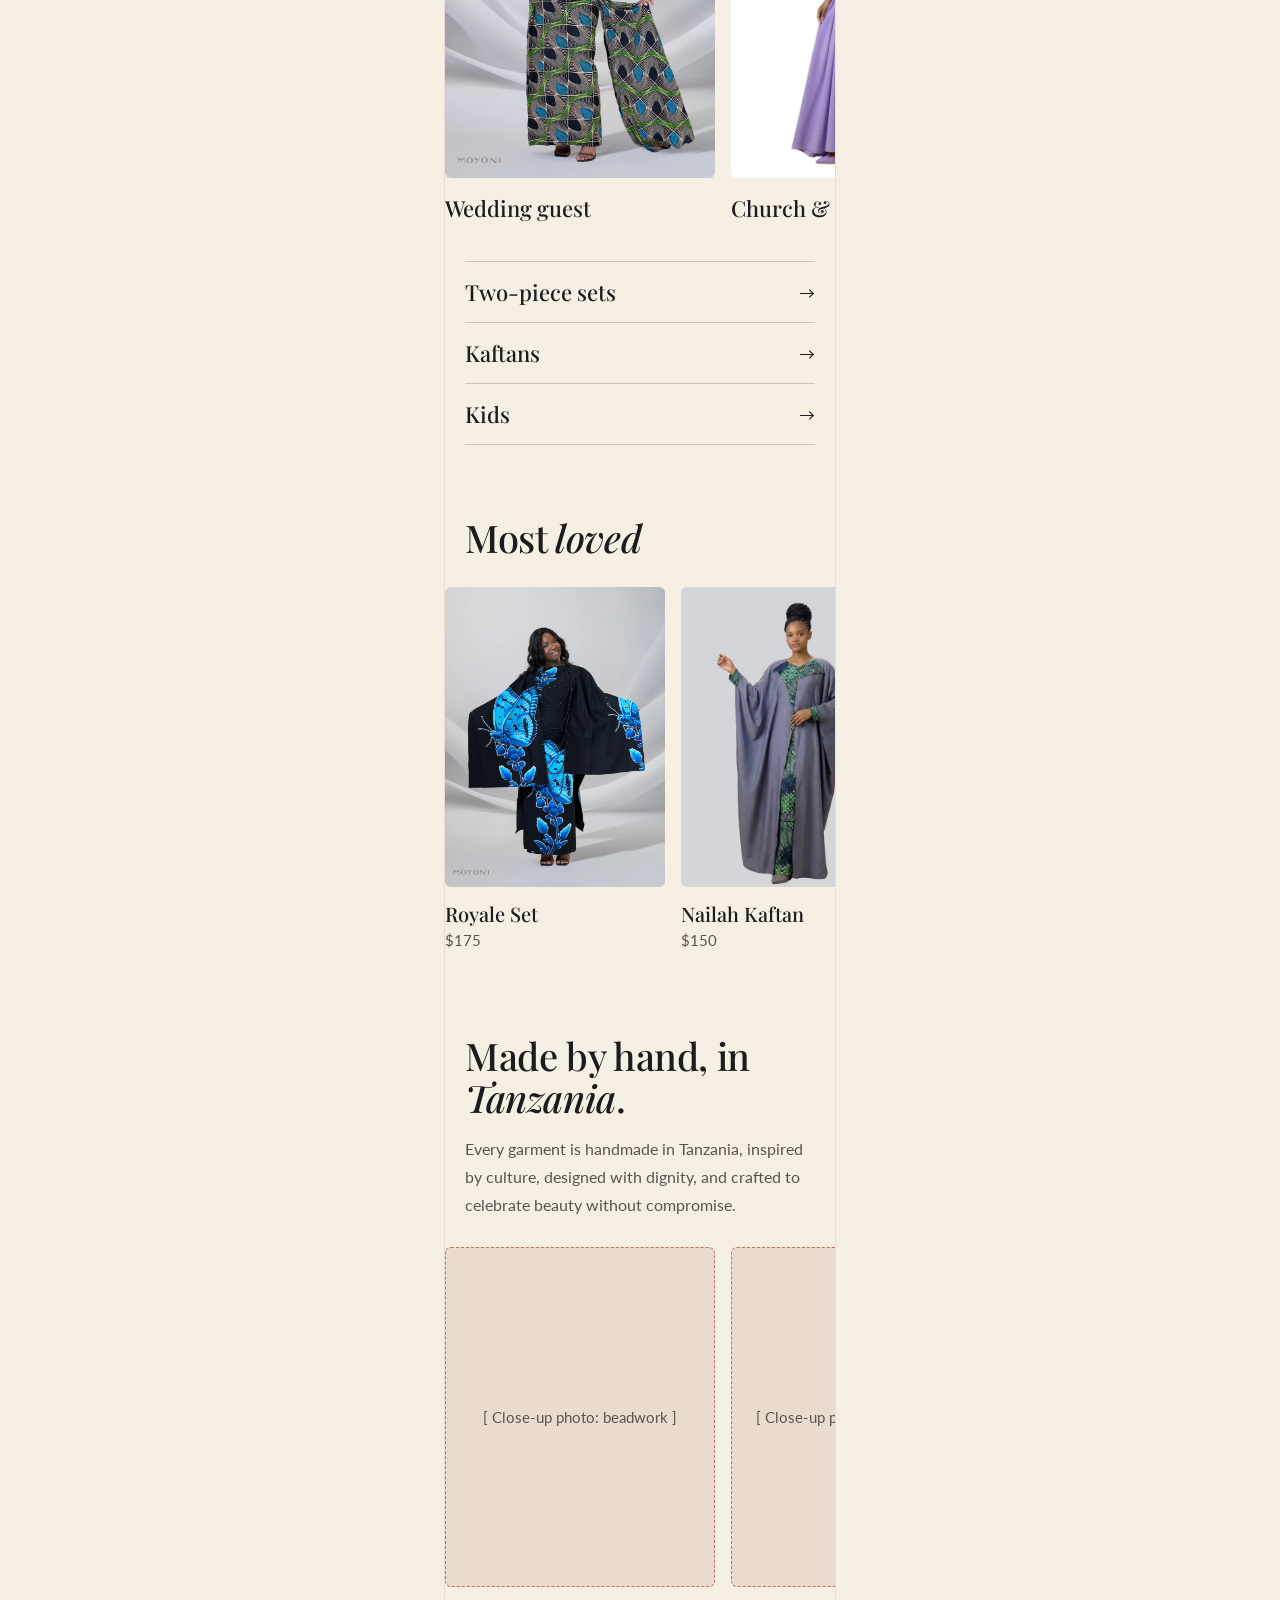
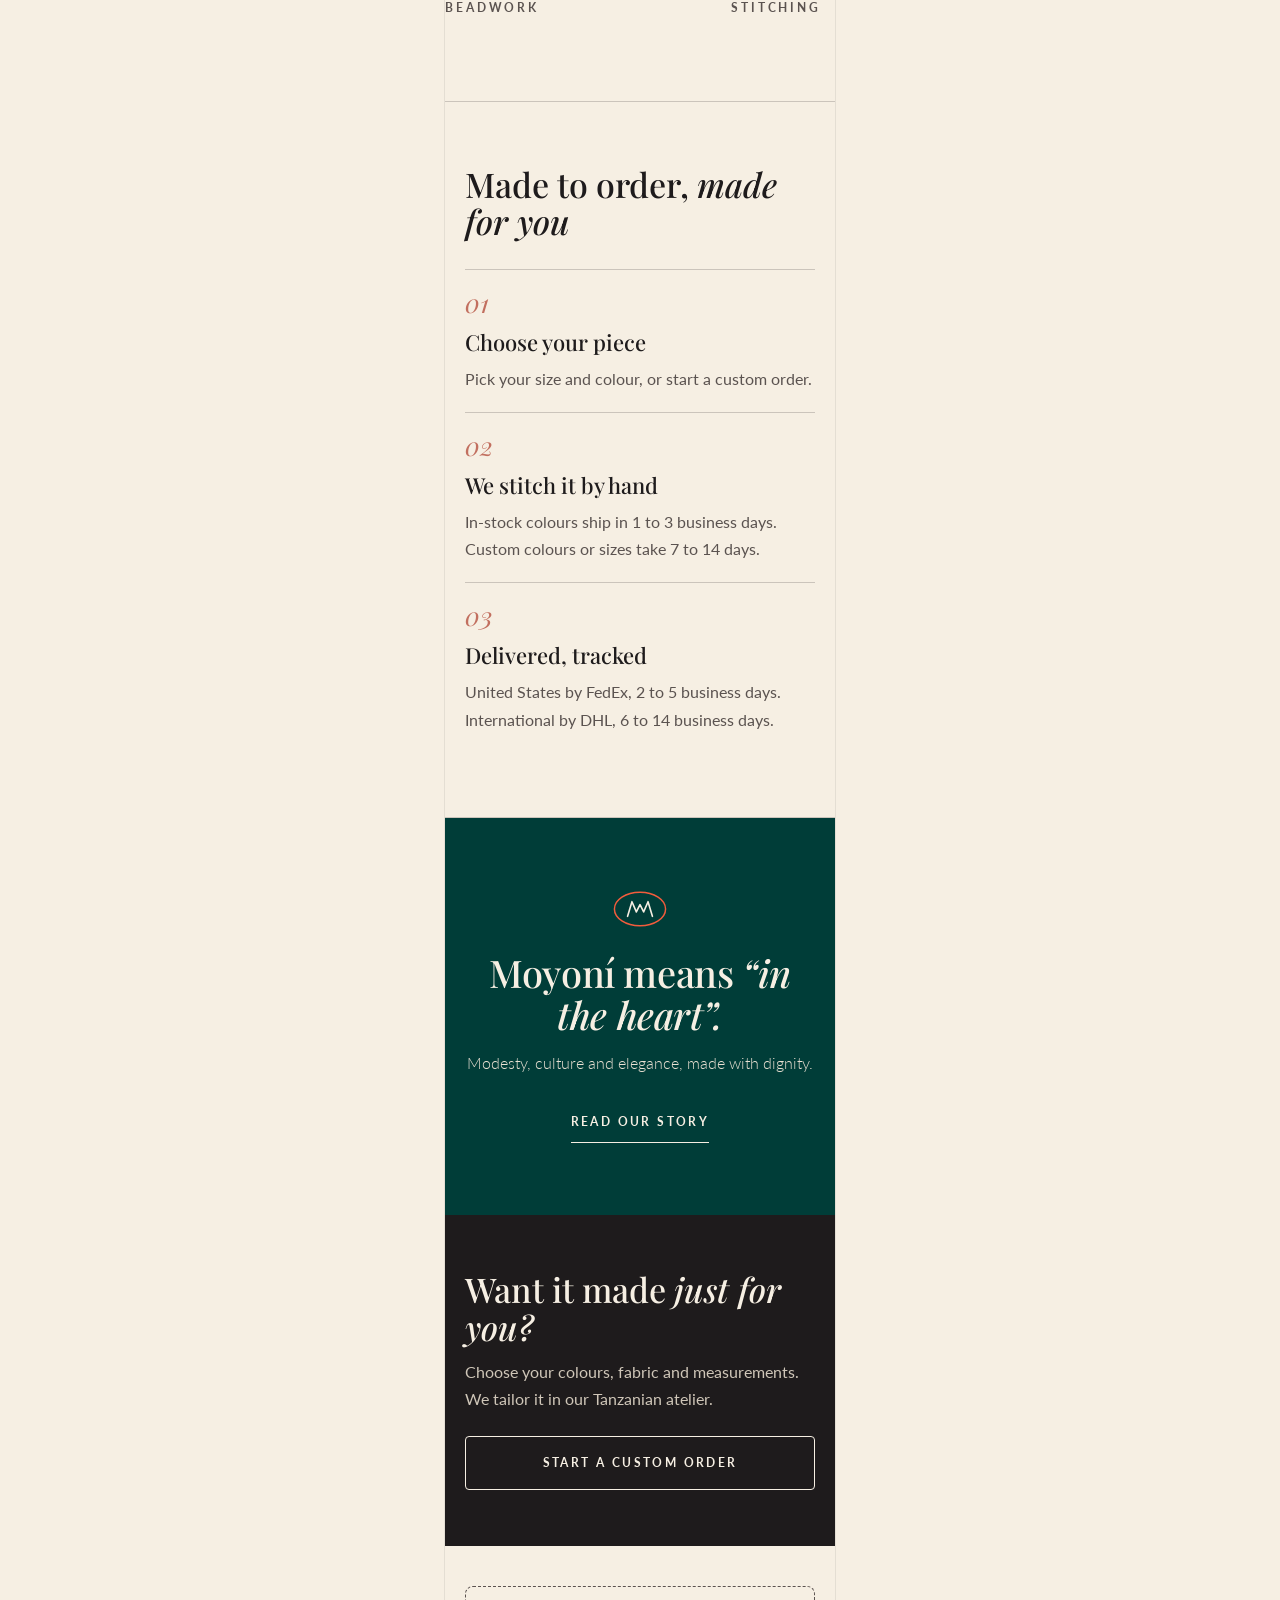
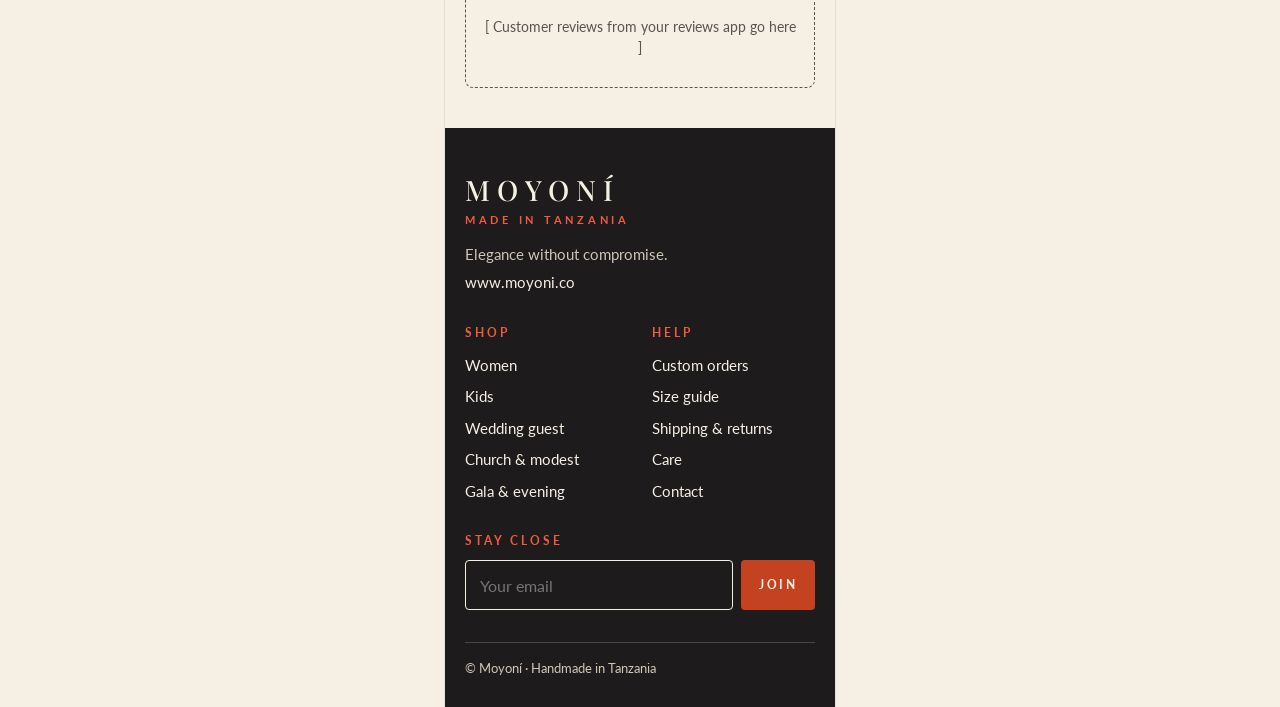
<file: premium/home-mobile.html>
<!doctype html>
<html lang="en">
<head>
<meta charset="utf-8">
<meta name="viewport" content="width=device-width, initial-scale=1">
<meta name="robots" content="noindex, nofollow">
<title>Moyoní home, mobile, premium pass</title>

<link rel="preconnect" href="https://fonts.googleapis.com">
<link rel="stylesheet" href="https://fonts.googleapis.com/css2?family=Lato:wght@300;400;700&family=Playfair+Display:ital,wght@0,500;0,600;1,500&display=swap">
<style>
body{margin:0;background:#F6EFE3}
.mm{font-family:'Lato',system-ui,sans-serif;color:#1E1B1C;font-weight:400;line-height:1.5;background:#F6EFE3}
.mm h1,.mm h2,.mm h3,.mm p,.mm ul{margin:0;padding:0}
.mm a{color:inherit;text-decoration:none}
.mm em{font-style:italic;font-weight:500}
.mm .pf{font-family:'Playfair Display',Georgia,serif}
.mm .lbl{font-size:12px;letter-spacing:.24em;text-transform:uppercase;font-weight:700}
.mm .btn{display:flex;align-items:center;justify-content:center;min-height:54px;border-radius:4px;font-weight:700;font-size:12px;letter-spacing:.2em;text-transform:uppercase;box-sizing:border-box;width:100%}
.mm .scroll{display:flex;gap:16px;overflow-x:auto;padding:0 20px;margin:0 -20px;scroll-snap-type:x mandatory}
.mm .scroll>*{flex:0 0 auto;scroll-snap-align:start}
.mm .big img{display:block;width:270px;height:360px;object-fit:cover;object-position:center top;border-radius:6px}
.mm .card img{display:block;width:220px;height:300px;object-fit:cover;object-position:center top;border-radius:6px}
.mm .ph{width:270px;height:340px;border-radius:6px;background:#EADBCF;border:1px dashed #C26F5F;display:flex;align-items:center;justify-content:center;text-align:center;padding:20px;box-sizing:border-box;color:#5B5350;font-size:15px}
</style>

<style>html{background:#F6EFE3}</style>
</head>
<body>
<div style="max-width:390px;margin:0 auto;box-shadow:0 0 0 1px rgba(30,27,28,.08)">

<div class="mm" style="width:390px;box-sizing:border-box;overflow:hidden">

  <div style="height:32px;border-bottom:1px solid rgba(30,27,28,.14);display:flex;align-items:center;justify-content:center;font-size:12px;letter-spacing:.2em;text-transform:uppercase;color:#5B5350">Handmade in Tanzania</div>

  <header style="height:64px;border-bottom:1px solid rgba(30,27,28,.14);display:grid;grid-template-columns:56px 1fr 56px;align-items:center">
    <a href="#" aria-label="Open menu" style="display:flex;align-items:center;justify-content:center;height:48px"><svg width="24" height="24" viewBox="0 0 24 24" fill="none" stroke="#1E1B1C" stroke-width="1.5" stroke-linecap="round"><path d="M4 8h16M4 16h16"/></svg></a>
    <a href="#" aria-label="Moyoní home" style="text-align:center;display:block"><span class="pf" style="display:block;font-size:24px;font-weight:500;letter-spacing:.26em;padding-left:.26em;line-height:1">MOYONÍ</span><span style="display:block;font-size:10px;font-weight:700;letter-spacing:.32em;padding-left:.32em;margin-top:4px;color:#5B5350">MADE IN TANZANIA</span></a>
    <a href="#" aria-label="Cart, 0 items" style="display:flex;align-items:center;justify-content:center;height:48px"><svg width="24" height="24" viewBox="0 0 24 24" fill="none" stroke="#1E1B1C" stroke-width="1.5" stroke-linecap="round" stroke-linejoin="round"><path d="M5 8h14l-1 12H6L5 8z"/><path d="M9 8V6a3 3 0 016 0v2"/></svg></a>
  </header>

  <main>
  <section style="padding:36px 20px 56px">
    <span class="lbl" style="color:#5B5350">Made to order · Made in Tanzania</span>
    <h1 class="pf" style="font-size:48px;line-height:1.03;font-weight:500;letter-spacing:-.01em;margin-top:14px">Elegance <em>without</em> compromise.</h1>
    <p style="font-size:16px;line-height:1.75;color:#5B5350;margin-top:16px">Modest, handmade fashion rooted in African heritage, stitched to order in our Tanzanian atelier.</p>
    <div style="display:flex;flex-direction:column;gap:6px;margin-top:24px">
      <a class="btn" href="#" style="background:#C4421F;color:#FBF6EC">Explore the collection</a>
      <a href="#" style="font-size:12px;font-weight:700;letter-spacing:.2em;text-transform:uppercase;text-align:center;padding:16px 0;min-height:44px;box-sizing:border-box">Start a custom order</a>
    </div>
    <div style="position:relative;height:620px;margin-top:20px">
      <div style="position:absolute;inset:0;transform:translate(8px,10px);border:1px solid #C26F5F;border-radius:175px 175px 8px 8px;width:calc(100% - 8px)"></div>
      <img src="../assets/hero-poster.jpg" alt="A woman in a beaded Moyoní gown" width="342" height="620" style="position:relative;display:block;width:calc(100% - 8px);height:620px;object-fit:cover;object-position:center top;border-radius:175px 175px 8px 8px">
    </div>
  </section>

  <svg width="390" height="14" aria-hidden="true" style="display:block"><defs><pattern id="pmp" width="24" height="14" patternUnits="userSpaceOnUse"><path d="M12 2 L21 7 L12 12 L3 7 Z" fill="none" stroke="#C26F5F" stroke-width="1.3"/></pattern></defs><rect width="390" height="14" fill="url(#pmp)" opacity=".7"/></svg>

  <section style="padding:84px 20px 72px">
    <h2 class="pf" style="font-size:38px;font-weight:500;line-height:1.1;letter-spacing:-.01em;margin-bottom:28px">Shop by <em>occasion</em></h2>
    <div class="scroll">
      <a class="big" href="#"><img src="../assets/heritage.jpg" alt="Wedding guest outfits" width="270" height="360" loading="lazy"><h3 class="pf" style="font-size:22px;font-weight:500;margin-top:14px">Wedding guest</h3></a>
      <a class="big" href="#"><img src="../assets/glory.jpg" alt="Church and modest outfits" width="270" height="360" loading="lazy"><h3 class="pf" style="font-size:22px;font-weight:500;margin-top:14px">Church &amp; modest</h3></a>
      <a class="big" href="#"><img src="../assets/zuri.jpg" alt="Gala and evening gowns" width="270" height="360" loading="lazy"><h3 class="pf" style="font-size:22px;font-weight:500;margin-top:14px">Gala &amp; evening</h3></a>
    </div>
    <div style="margin-top:36px;border-top:1px solid rgba(30,27,28,.2)">
      <a href="#" style="min-height:60px;border-bottom:1px solid rgba(30,27,28,.2);display:flex;justify-content:space-between;align-items:center"><span class="pf" style="font-size:22px;font-weight:500">Two-piece sets</span><span aria-hidden="true">→</span></a>
      <a href="#" style="min-height:60px;border-bottom:1px solid rgba(30,27,28,.2);display:flex;justify-content:space-between;align-items:center"><span class="pf" style="font-size:22px;font-weight:500">Kaftans</span><span aria-hidden="true">→</span></a>
      <a href="#" style="min-height:60px;border-bottom:1px solid rgba(30,27,28,.2);display:flex;justify-content:space-between;align-items:center"><span class="pf" style="font-size:22px;font-weight:500">Kids</span><span aria-hidden="true">→</span></a>
    </div>
  </section>

  <section style="padding:0 20px 84px">
    <h2 class="pf" style="font-size:38px;font-weight:500;line-height:1.1;letter-spacing:-.01em;margin-bottom:28px">Most <em>loved</em></h2>
    <div class="scroll">
      <a class="card" href="#"><img src="../assets/royale.jpg" alt="Royale Set" width="220" height="300" loading="lazy"><h3 class="pf" style="font-size:20px;font-weight:500;margin-top:12px">Royale Set</h3><p style="font-size:15px;color:#5B5350">$175</p></a>
      <a class="card" href="#"><img src="../assets/nailah.jpg" alt="Nailah Kaftan" width="220" height="300" loading="lazy"><h3 class="pf" style="font-size:20px;font-weight:500;margin-top:12px">Nailah Kaftan</h3><p style="font-size:15px;color:#5B5350">$150</p></a>
      <a class="card" href="#"><img src="../assets/amber1.jpg" alt="Amber Kaftan" width="220" height="300" loading="lazy"><h3 class="pf" style="font-size:20px;font-weight:500;margin-top:12px">Amber Kaftan</h3><p style="font-size:15px;color:#5B5350">$155</p></a>
      <a class="card" href="#"><img src="../assets/sunkissed.jpg" alt="Sunkissed Dress" width="220" height="300" loading="lazy"><h3 class="pf" style="font-size:20px;font-weight:500;margin-top:12px">Sunkissed Dress</h3><p style="font-size:15px;color:#5B5350">$35</p></a>
    </div>
  </section>

  <section style="padding:0 20px 84px">
    <h2 class="pf" style="font-size:38px;font-weight:500;line-height:1.1;letter-spacing:-.01em">Made by hand, in <em>Tanzania</em>.</h2>
    <p style="font-size:16px;line-height:1.75;color:#5B5350;margin:16px 0 28px">Every garment is handmade in Tanzania, inspired by culture, designed with dignity, and crafted to celebrate beauty without compromise.</p>
    <div class="scroll">
      <div><div class="ph">[ Close-up photo: beadwork ]</div><p class="lbl" style="margin-top:12px;color:#5B5350">Beadwork</p></div>
      <div><div class="ph">[ Close-up photo: hand stitching ]</div><p class="lbl" style="margin-top:12px;color:#5B5350">Stitching</p></div>
      <div><div class="ph">[ Atelier photo ]</div><p class="lbl" style="margin-top:12px;color:#5B5350">The atelier</p></div>
    </div>
  </section>

  <section style="border-top:1px solid rgba(30,27,28,.2);border-bottom:1px solid rgba(30,27,28,.2);padding:64px 20px">
    <h2 class="pf" style="font-size:34px;font-weight:500;line-height:1.1;margin-bottom:28px">Made to order, <em>made for you</em></h2>
    <div style="display:flex;flex-direction:column">
      <div style="padding:20px 0;border-top:1px solid rgba(30,27,28,.2)"><p class="pf" style="font-size:26px;font-style:italic;color:#C26F5F;line-height:1">01</p><h3 class="pf" style="font-size:22px;font-weight:500;margin-top:10px">Choose your piece</h3><p style="font-size:16px;line-height:1.7;color:#5B5350;margin-top:6px">Pick your size and colour, or start a custom order.</p></div>
      <div style="padding:20px 0;border-top:1px solid rgba(30,27,28,.2)"><p class="pf" style="font-size:26px;font-style:italic;color:#C26F5F;line-height:1">02</p><h3 class="pf" style="font-size:22px;font-weight:500;margin-top:10px">We stitch it by hand</h3><p style="font-size:16px;line-height:1.7;color:#5B5350;margin-top:6px">In-stock colours ship in 1 to 3 business days. Custom colours or sizes take 7 to 14 days.</p></div>
      <div style="padding:20px 0;border-top:1px solid rgba(30,27,28,.2)"><p class="pf" style="font-size:26px;font-style:italic;color:#C26F5F;line-height:1">03</p><h3 class="pf" style="font-size:22px;font-weight:500;margin-top:10px">Delivered, tracked</h3><p style="font-size:16px;line-height:1.7;color:#5B5350;margin-top:6px">United States by FedEx, 2 to 5 business days. International by DHL, 6 to 14 business days.</p></div>
    </div>
  </section>

  <section style="background:#003D38;color:#F6EFE3;padding:72px 20px;text-align:center">
    <svg width="56" height="38" viewBox="0 0 76 52" role="img" aria-label="Placeholder for the oval M symbol"><ellipse cx="38" cy="26" rx="35" ry="23" fill="none" stroke="#F25C3C" stroke-width="2"/><path d="M21 36 L27 16 L33 30 L38 20 L43 30 L49 16 L55 36" fill="none" stroke="#F6EFE3" stroke-width="2.2" stroke-linejoin="round" stroke-linecap="round"/></svg>
    <h2 class="pf" style="font-size:38px;line-height:1.1;font-weight:500;letter-spacing:-.01em;margin-top:18px">Moyoní means <em>“in the heart”.</em></h2>
    <p style="font-size:16px;line-height:1.75;font-weight:300;color:#E9E1D3;margin-top:14px">Modesty, culture and elegance, made with dignity.</p>
    <a href="#" style="display:inline-block;margin-top:22px;font-size:12px;font-weight:700;letter-spacing:.2em;text-transform:uppercase;border-bottom:1px solid #F6EFE3;padding:14px 0 4px;min-height:44px;box-sizing:border-box">Read our story</a>
  </section>

  <section style="background:#1E1B1C;color:#F6EFE3;padding:56px 20px">
    <h2 class="pf" style="font-size:34px;font-weight:500;line-height:1.1">Want it made <em>just for you?</em></h2>
    <p style="font-size:16px;margin-top:12px;line-height:1.7;color:#CFC6B8">Choose your colours, fabric and measurements. We tailor it in our Tanzanian atelier.</p>
    <a class="btn" href="#" style="border:1px solid #F6EFE3;color:#F6EFE3;margin-top:24px">Start a custom order</a>
  </section>

  <section style="padding:40px 20px"><div style="border:1px dashed #5B5350;border-radius:8px;height:100px;display:flex;align-items:center;justify-content:center;color:#5B5350;font-size:14px;text-align:center;padding:0 16px">[ Customer reviews from your reviews app go here ]</div></section>
  </main>

  <footer style="background:#1E1B1C;color:#F6EFE3;padding:48px 20px 28px">
    <span class="pf" style="display:block;font-size:28px;font-weight:500;letter-spacing:.26em;line-height:1">MOYONÍ</span>
    <span style="display:block;font-size:11px;font-weight:700;letter-spacing:.34em;margin-top:8px;color:#F25C3C">MADE IN TANZANIA</span>
    <p style="font-size:15px;color:#CFC6B8;margin-top:14px">Elegance without compromise.</p>
    <p style="font-size:15px;margin-top:6px">www.moyoni.co</p>
    <div style="display:grid;grid-template-columns:1fr 1fr;gap:24px;margin-top:30px">
      <div><p class="lbl" style="color:#F25C3C;margin-bottom:12px">Shop</p><ul style="list-style:none;display:flex;flex-direction:column;gap:9px;font-size:15px"><li><a href="#">Women</a></li><li><a href="#">Kids</a></li><li><a href="#">Wedding guest</a></li><li><a href="#">Church &amp; modest</a></li><li><a href="#">Gala &amp; evening</a></li></ul></div>
      <div><p class="lbl" style="color:#F25C3C;margin-bottom:12px">Help</p><ul style="list-style:none;display:flex;flex-direction:column;gap:9px;font-size:15px"><li><a href="#">Custom orders</a></li><li><a href="#">Size guide</a></li><li><a href="#">Shipping &amp; returns</a></li><li><a href="#">Care</a></li><li><a href="#">Contact</a></li></ul></div>
    </div>
    <div style="margin-top:30px"><p class="lbl" style="color:#F25C3C;margin-bottom:10px">Stay close</p><label for="emmp" style="position:absolute;left:-9999px">Email address</label><div style="display:flex;gap:8px"><input id="emmp" type="email" placeholder="Your email" style="flex:1;min-width:0;height:48px;border-radius:4px;border:1px solid #F6EFE3;background:transparent;color:#F6EFE3;font-family:'Lato',sans-serif;font-size:16px;padding:0 14px"><a class="btn" href="#" style="background:#C4421F;color:#FBF6EC;min-height:48px;width:auto;padding:0 18px">Join</a></div></div>
    <div style="border-top:1px solid rgba(246,239,227,.2);margin-top:32px;padding-top:16px;font-size:13px;color:#CFC6B8">© Moyoní · Handmade in Tanzania</div>
  </footer>

</div>
</div>
<a href="../index.html" style="position:fixed;right:14px;bottom:14px;z-index:9999;background:#1E1B1C;color:#F6EFE3;font:700 12px Lato,sans-serif;letter-spacing:.14em;text-transform:uppercase;text-decoration:none;padding:12px 16px;border-radius:99px;box-shadow:0 4px 14px rgba(0,0,0,.25)">All boards</a>
</body>
</html>
</file>
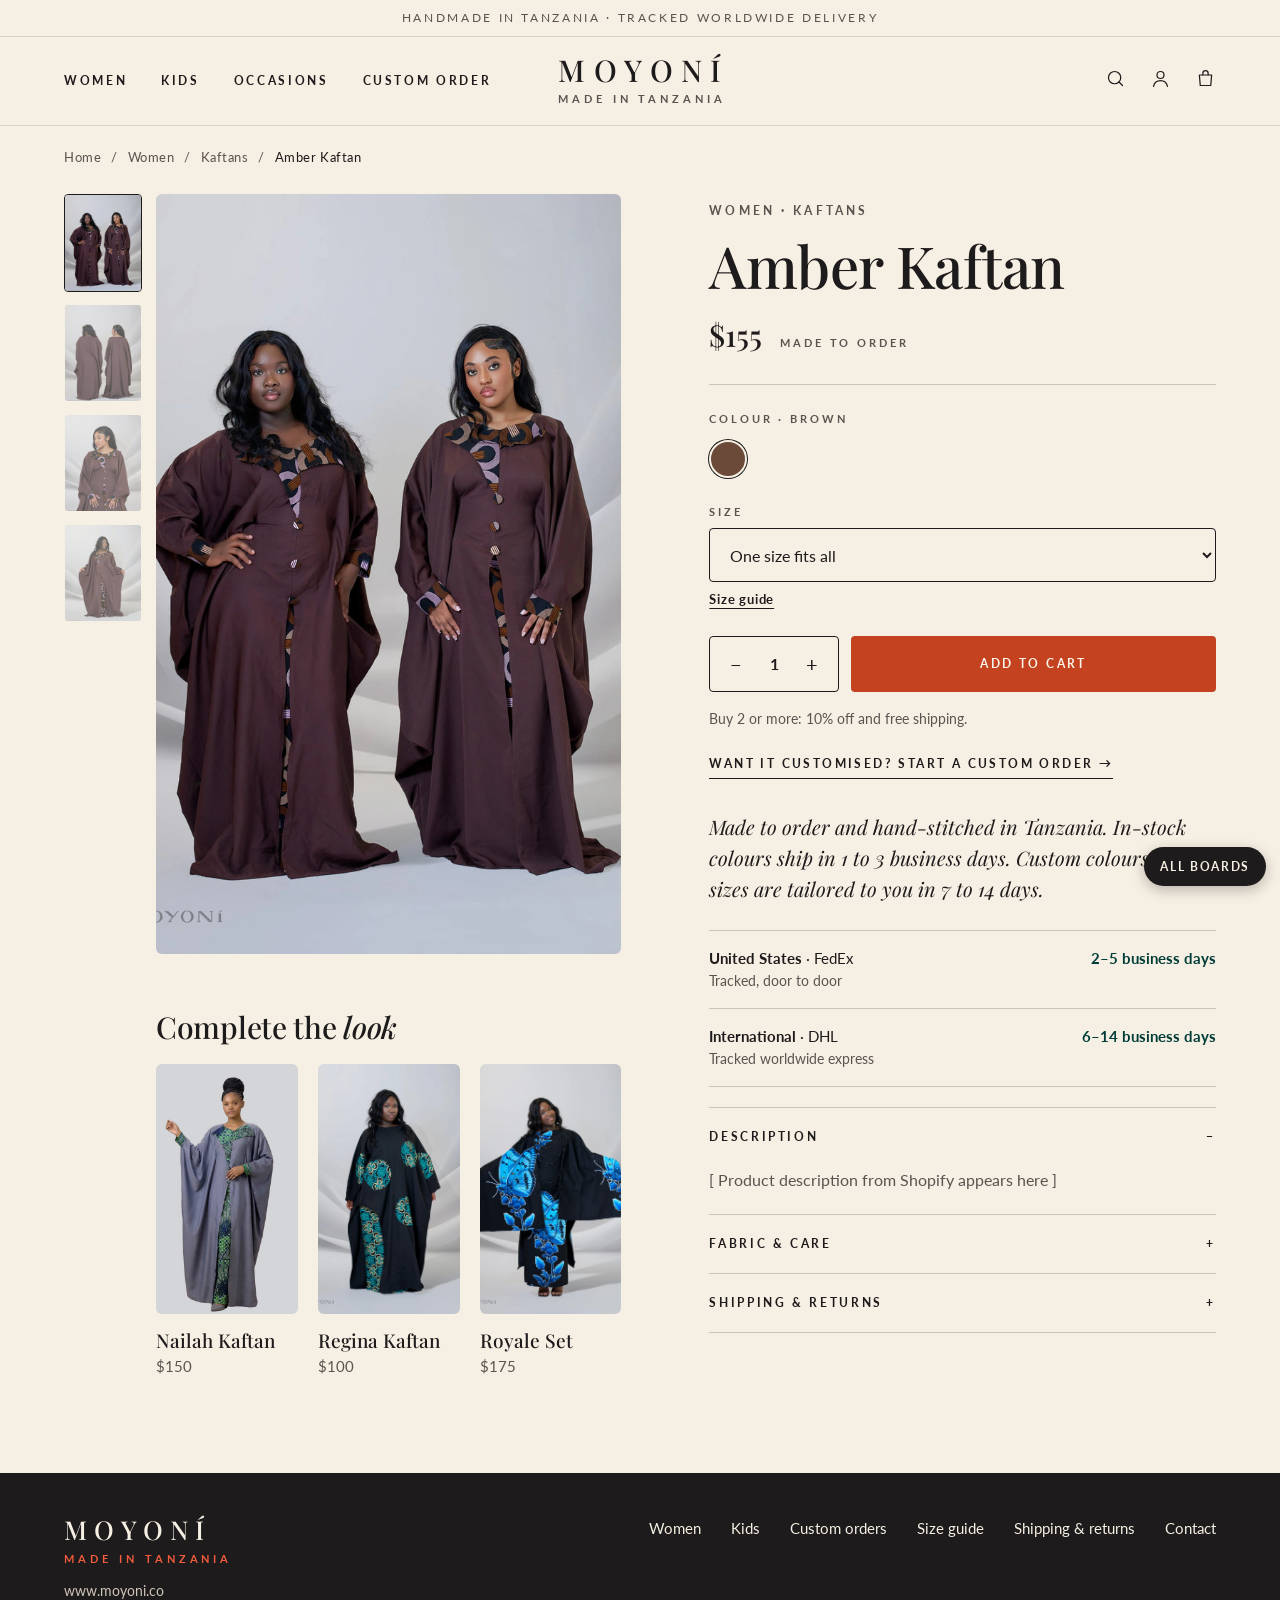
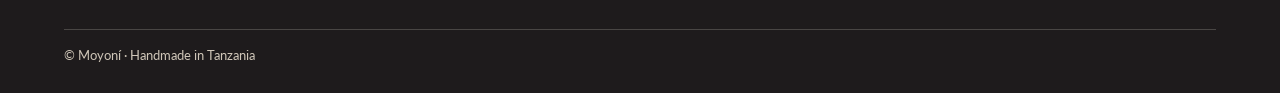
<file: premium/product-desktop.html>
<!doctype html>
<html lang="en">
<head>
<meta charset="utf-8">
<meta name="viewport" content="width=device-width, initial-scale=1">
<meta name="robots" content="noindex, nofollow">
<title>Moyoní product page, desktop, premium pass</title>

<link rel="preconnect" href="https://fonts.googleapis.com">
<link rel="stylesheet" href="https://fonts.googleapis.com/css2?family=Lato:wght@300;400;700&family=Playfair+Display:ital,wght@0,500;0,600;1,500&display=swap">
<style>
body{margin:0;background:#F6EFE3}
.mo{font-family:'Lato',system-ui,sans-serif;color:#1E1B1C;font-weight:400;line-height:1.5;background:#F6EFE3}
.mo h1,.mo h2,.mo h3,.mo h4,.mo p,.mo ul{margin:0;padding:0}
.mo a{color:inherit;text-decoration:none}
.mo em{font-style:italic;font-weight:500}
.mo .pf{font-family:'Playfair Display',Georgia,serif}
.mo .lbl{font-size:12px;letter-spacing:.26em;text-transform:uppercase;font-weight:700}
.mo .wrap{max-width:1440px;margin:0 auto;padding:0 64px;box-sizing:border-box}
.mo .btn{display:flex;align-items:center;justify-content:center;min-height:56px;border-radius:4px;font-weight:700;font-size:12px;letter-spacing:.2em;text-transform:uppercase;box-sizing:border-box}
.mo .nav a{font-size:12px;font-weight:700;letter-spacing:.22em;text-transform:uppercase}
.mo .nav a:hover,.mo .tl:hover{color:#C4421F}
.mo details{border-top:1px solid rgba(30,27,28,.2)}
.mo details:last-of-type{border-bottom:1px solid rgba(30,27,28,.2)}
.mo summary{cursor:pointer;list-style:none;display:flex;justify-content:space-between;align-items:center;min-height:58px;font-weight:700;font-size:12px;letter-spacing:.22em;text-transform:uppercase}
.mo summary::-webkit-details-marker{display:none}
.mo .rec img{display:block;width:100%;height:250px;object-fit:cover;object-position:center top;border-radius:6px}
</style>

<style>html{background:#F6EFE3}</style>
</head>
<body>


<div class="mo" style="width:100%;">

  <div style="height:36px;border-bottom:1px solid rgba(30,27,28,.14);display:flex;align-items:center;justify-content:center;font-size:12px;letter-spacing:.22em;text-transform:uppercase;color:#5B5350">Handmade in Tanzania · Tracked worldwide delivery</div>

  <header style="height:88px;border-bottom:1px solid rgba(30,27,28,.14)">
    <div class="wrap" style="height:88px;display:grid;grid-template-columns:1fr auto 1fr;align-items:center">
      <nav class="nav" aria-label="Main" style="display:flex;gap:34px"><a href="#">Women</a><a href="#">Kids</a><a href="#">Occasions</a><a href="#">Custom order</a></nav>
      <a href="#" aria-label="Moyoní home" style="text-align:center;display:block"><span class="pf" style="display:block;font-size:30px;font-weight:500;letter-spacing:.28em;padding-left:.28em;line-height:1">MOYONÍ</span><span style="display:block;font-size:11px;font-weight:700;letter-spacing:.36em;padding-left:.36em;margin-top:6px;color:#5B5350">MADE IN TANZANIA</span></a>
      <div style="display:flex;gap:24px;justify-content:flex-end;align-items:center">
        <a href="#" aria-label="Search"><svg width="21" height="21" viewBox="0 0 24 24" fill="none" stroke="#1E1B1C" stroke-width="1.4" stroke-linecap="round"><circle cx="11" cy="11" r="7"/><path d="M20 20l-4-4"/></svg></a>
        <a href="#" aria-label="Account"><svg width="21" height="21" viewBox="0 0 24 24" fill="none" stroke="#1E1B1C" stroke-width="1.4" stroke-linecap="round"><circle cx="12" cy="8" r="4"/><path d="M4 21c1-4.5 4.4-6.5 8-6.5s7 2 8 6.5"/></svg></a>
        <a href="#" aria-label="Cart, 0 items"><svg width="21" height="21" viewBox="0 0 24 24" fill="none" stroke="#1E1B1C" stroke-width="1.4" stroke-linecap="round" stroke-linejoin="round"><path d="M5 8h14l-1 12H6L5 8z"/><path d="M9 8V6a3 3 0 016 0v2"/></svg></a>
      </div>
    </div>
  </header>

  <main>
  <div class="wrap" style="padding-top:22px;padding-bottom:26px">
    <nav aria-label="Breadcrumb" style="font-size:13px;color:#5B5350;display:flex;gap:10px;letter-spacing:.04em"><a href="#">Home</a><span aria-hidden="true">/</span><a href="#">Women</a><span aria-hidden="true">/</span><a href="#">Kaftans</a><span aria-hidden="true">/</span><span aria-current="page" style="color:#1E1B1C">Amber Kaftan</span></nav>
  </div>

  <div class="wrap" style="display:grid;grid-template-columns:1.1fr 1fr;gap:88px;align-items:start;padding-bottom:96px">

    <!-- left: gallery with vertical thumbnails, then complete the look -->
    <div>
      <div style="display:grid;grid-template-columns:76px 1fr;gap:16px;align-items:start">
        <div style="display:flex;flex-direction:column;gap:12px">
          <a href="#" aria-label="View photo 1" style="display:block;border:1px solid #1E1B1C;border-radius:4px;overflow:hidden;width:76px;height:96px"><img src="../assets/amber1.jpg" alt="" width="76" height="96" style="display:block;width:76px;height:96px;object-fit:cover;object-position:center top"></a>
          <a href="#" aria-label="View photo 2" style="display:block;border:1px solid transparent;border-radius:4px;overflow:hidden;width:76px;height:96px"><img src="../assets/amber2.jpg" alt="" width="76" height="96" loading="lazy" style="display:block;width:76px;height:96px;object-fit:cover;object-position:center top;opacity:.65"></a>
          <a href="#" aria-label="View photo 3" style="display:block;border:1px solid transparent;border-radius:4px;overflow:hidden;width:76px;height:96px"><img src="../assets/amber3.jpg" alt="" width="76" height="96" loading="lazy" style="display:block;width:76px;height:96px;object-fit:cover;object-position:center top;opacity:.65"></a>
          <a href="#" aria-label="View photo 4" style="display:block;border:1px solid transparent;border-radius:4px;overflow:hidden;width:76px;height:96px"><img src="../assets/amber4.jpg" alt="" width="76" height="96" loading="lazy" style="display:block;width:76px;height:96px;object-fit:cover;object-position:center top;opacity:.65"></a>
        </div>
        <img src="../assets/amber1.jpg" alt="Amber Kaftan, front view" width="560" height="760" style="display:block;width:100%;height:760px;object-fit:cover;object-position:center top;border-radius:6px">
      </div>

      <section style="margin:56px 0 0 92px" aria-labelledby="ctl">
        <h2 id="ctl" class="pf" style="font-size:30px;font-weight:500;line-height:1.15;letter-spacing:-.01em">Complete the <em>look</em></h2>
        <div style="display:grid;grid-template-columns:repeat(3,minmax(0,1fr));gap:20px;margin-top:20px">
          <a class="rec" href="#"><img src="../assets/nailah.jpg" alt="Nailah Kaftan" width="170" height="250" loading="lazy"><h3 class="pf" style="font-size:19px;font-weight:500;margin-top:12px">Nailah Kaftan</h3><p style="font-size:15px;color:#5B5350">$150</p></a>
          <a class="rec" href="#"><img src="../assets/regina.jpg" alt="Regina Kaftan" width="170" height="250" loading="lazy"><h3 class="pf" style="font-size:19px;font-weight:500;margin-top:12px">Regina Kaftan</h3><p style="font-size:15px;color:#5B5350">$100</p></a>
          <a class="rec" href="#"><img src="../assets/royale.jpg" alt="Royale Set" width="170" height="250" loading="lazy"><h3 class="pf" style="font-size:19px;font-weight:500;margin-top:12px">Royale Set</h3><p style="font-size:15px;color:#5B5350">$175</p></a>
        </div>
      </section>
    </div>

    <!-- right: details -->
    <div style="display:flex;flex-direction:column;gap:26px;padding-top:8px">
      <span class="lbl" style="color:#5B5350">Women · Kaftans</span>
      <h1 class="pf" style="font-size:58px;line-height:1.03;font-weight:500;letter-spacing:-.01em;margin-top:-10px">Amber Kaftan</h1>
      <div style="display:flex;align-items:baseline;gap:18px;margin-top:-8px"><p class="pf" style="font-size:30px;font-weight:500">$155</p><span class="lbl" style="color:#5B5350;font-size:11px">Made to order</span></div>

      <div style="height:1px;background:rgba(30,27,28,.2)"></div>

      <div>
        <p class="lbl" style="color:#5B5350;margin-bottom:12px;font-size:11px">Colour · Brown</p>
        <a href="#" aria-label="Brown, selected" style="display:block;width:34px;height:34px;border-radius:50%;background:#6B4A3A;border:2px solid #F6EFE3;box-shadow:0 0 0 1px #1E1B1C"></a>
      </div>
      <div style="display:flex;flex-direction:column;gap:8px">
        <label for="sz" class="lbl" style="color:#5B5350;font-size:11px">Size</label>
        <select id="sz" style="height:54px;border:1px solid #1E1B1C;border-radius:4px;background:transparent;font-family:'Lato',sans-serif;font-size:16px;padding:0 16px;color:#1E1B1C"><option>One size fits all</option></select>
        <a class="tl" href="#" style="font-size:13px;font-weight:700;letter-spacing:.06em;text-decoration:underline;text-underline-offset:4px">Size guide</a>
      </div>

      <div style="display:flex;gap:12px">
        <div style="display:flex;align-items:center;border:1px solid #1E1B1C;border-radius:4px;height:56px;flex:0 0 130px;justify-content:space-between;padding:0 6px;box-sizing:border-box"><a href="#" aria-label="Decrease quantity" style="width:40px;height:44px;display:flex;align-items:center;justify-content:center;font-size:20px">−</a><span style="font-size:16px;font-weight:700">1</span><a href="#" aria-label="Increase quantity" style="width:40px;height:44px;display:flex;align-items:center;justify-content:center;font-size:20px">+</a></div>
        <a class="btn" href="#" style="background:#C4421F;color:#FBF6EC;flex:1">Add to cart</a>
      </div>
      <p style="font-size:14px;color:#5B5350;margin-top:-10px">Buy 2 or more: 10% off and free shipping.</p>
      <a class="tl" href="#" style="font-size:12px;font-weight:700;letter-spacing:.2em;text-transform:uppercase;border-bottom:1px solid #1E1B1C;padding-bottom:5px;align-self:flex-start">Want it customised? Start a custom order →</a>

      <div style="padding-top:6px">
        <p class="pf" style="font-size:20px;font-style:italic;line-height:1.55;color:#1E1B1C">Made to order and hand-stitched in Tanzania. In-stock colours ship in 1 to 3 business days. Custom colours or sizes are tailored to you in 7 to 14 days.</p>
      </div>

      <div style="border-top:1px solid rgba(30,27,28,.2)">
        <div style="display:flex;justify-content:space-between;gap:16px;padding:16px 0;font-size:15px;border-bottom:1px solid rgba(30,27,28,.2)"><span><b>United States</b> · FedEx<br><span style="color:#5B5350;font-size:14px">Tracked, door to door</span></span><span style="font-weight:700;color:#003D38;text-align:right">2–5 business days</span></div>
        <div style="display:flex;justify-content:space-between;gap:16px;padding:16px 0;font-size:15px;border-bottom:1px solid rgba(30,27,28,.2)"><span><b>International</b> · DHL<br><span style="color:#5B5350;font-size:14px">Tracked worldwide express</span></span><span style="font-weight:700;color:#003D38;text-align:right">6–14 business days</span></div>
      </div>

      <div style="margin-top:-6px">
        <details open><summary>Description <span aria-hidden="true">−</span></summary><p style="font-size:16px;line-height:1.75;color:#5B5350;padding-bottom:20px">[ Product description from Shopify appears here ]</p></details>
        <details><summary>Fabric &amp; care <span aria-hidden="true">+</span></summary><p style="font-size:16px;line-height:1.75;color:#5B5350;padding-bottom:20px">Hand wash in cold water. Iron on the reverse side of the garment. Do not dry clean.</p></details>
        <details><summary>Shipping &amp; returns <span aria-hidden="true">+</span></summary><p style="font-size:16px;line-height:1.75;color:#5B5350;padding-bottom:20px">3-day returns. [ Full returns wording goes here ]</p></details>
      </div>
    </div>
  </div>
  </main>

  <footer style="background:#1E1B1C;color:#F6EFE3;padding:44px 0 28px">
    <div class="wrap" style="display:flex;justify-content:space-between;align-items:flex-start;gap:40px">
      <div><span class="pf" style="display:block;font-size:26px;font-weight:500;letter-spacing:.28em;line-height:1">MOYONÍ</span><span style="display:block;font-size:11px;font-weight:700;letter-spacing:.36em;margin-top:8px;color:#F25C3C">MADE IN TANZANIA</span><p style="font-size:14px;color:#CFC6B8;margin-top:12px">www.moyoni.co</p></div>
      <ul style="list-style:none;display:flex;gap:30px;font-size:15px"><li><a href="#">Women</a></li><li><a href="#">Kids</a></li><li><a href="#">Custom orders</a></li><li><a href="#">Size guide</a></li><li><a href="#">Shipping &amp; returns</a></li><li><a href="#">Contact</a></li></ul>
    </div>
    <div class="wrap" style="margin-top:28px"><div style="border-top:1px solid rgba(246,239,227,.2);padding-top:16px;font-size:13px;color:#CFC6B8">© Moyoní · Handmade in Tanzania</div></div>
  </footer>

</div>

<a href="../index.html" style="position:fixed;right:14px;bottom:14px;z-index:9999;background:#1E1B1C;color:#F6EFE3;font:700 12px Lato,sans-serif;letter-spacing:.14em;text-transform:uppercase;text-decoration:none;padding:12px 16px;border-radius:99px;box-shadow:0 4px 14px rgba(0,0,0,.25)">All boards</a>
</body>
</html>
</file>
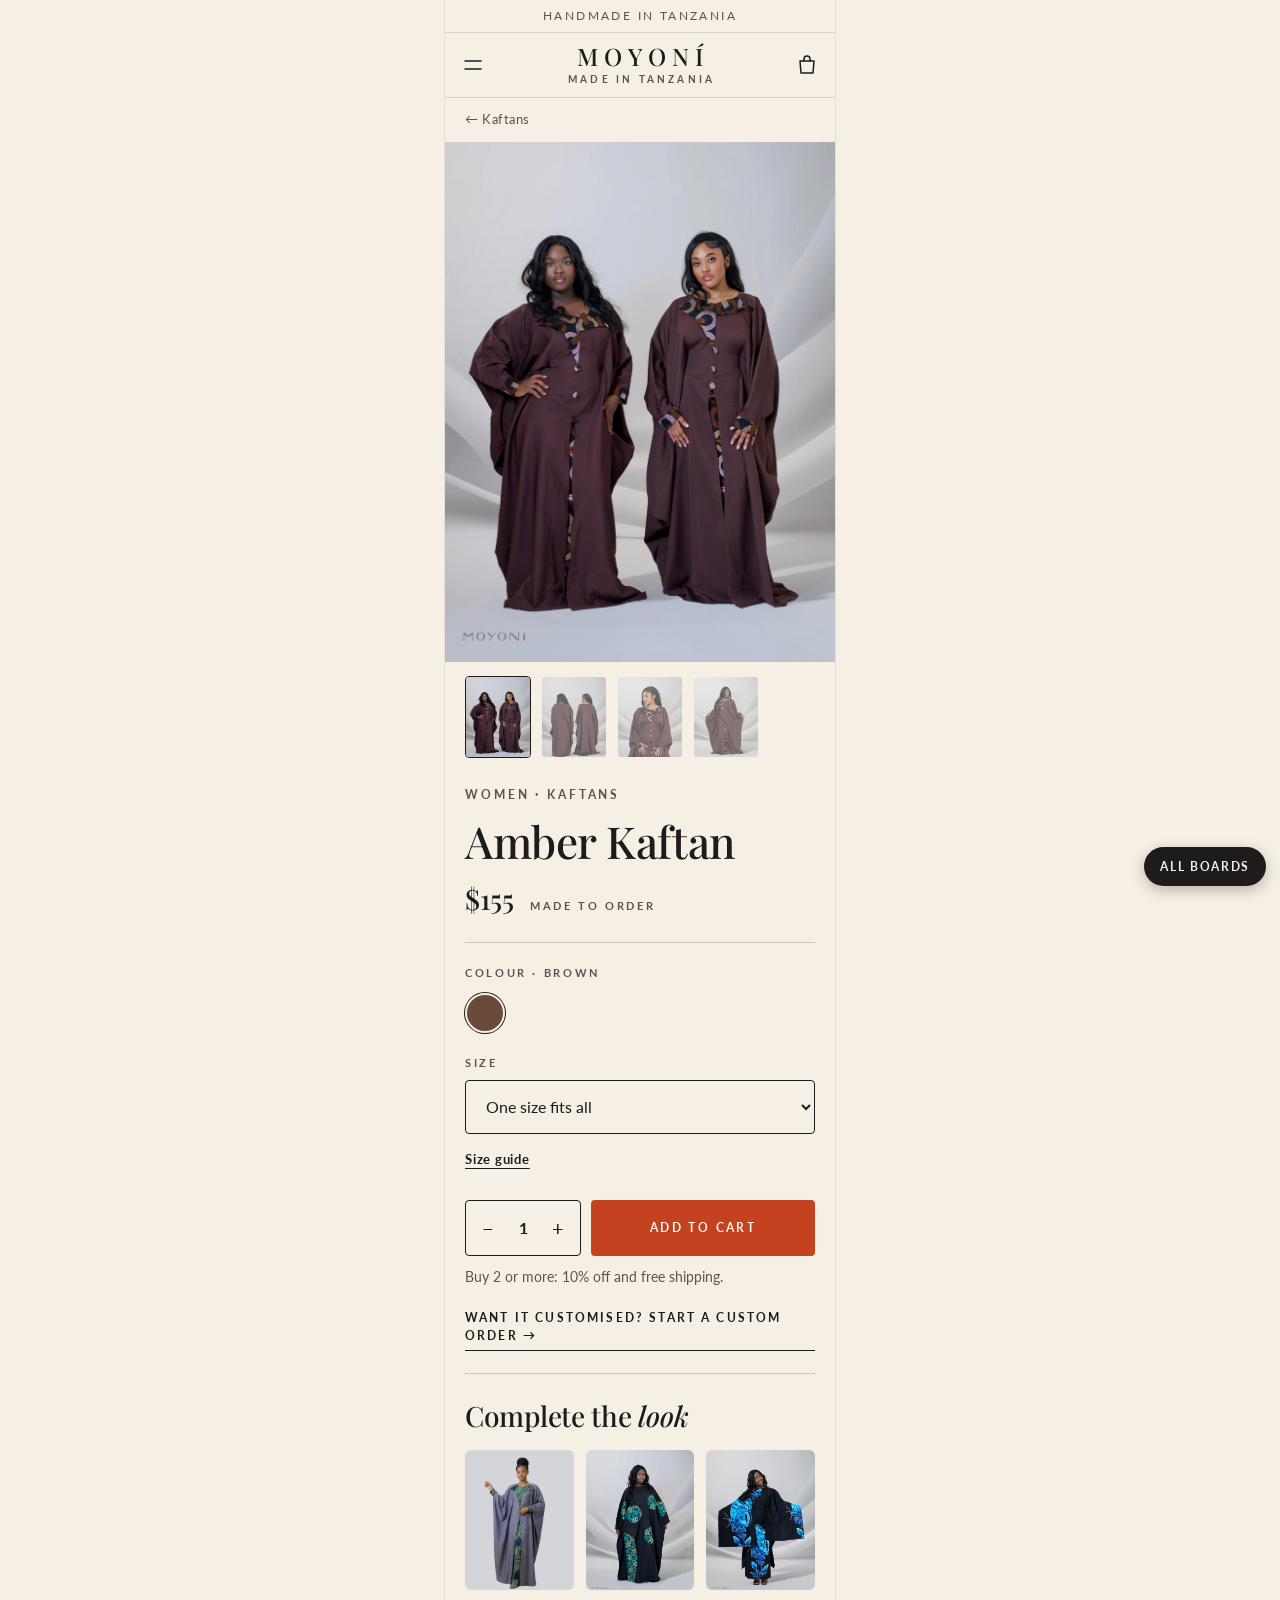
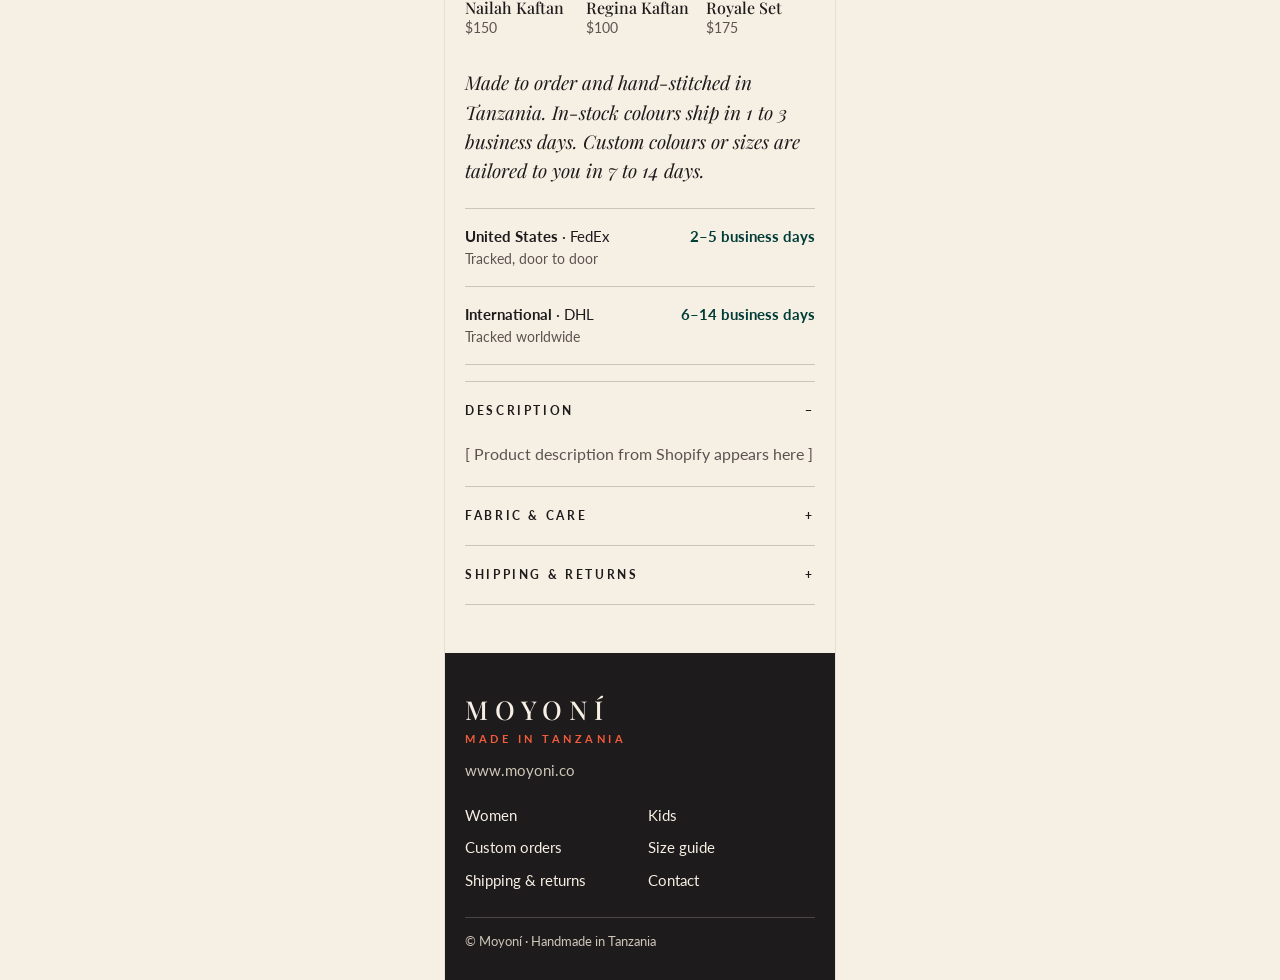
<file: premium/product-mobile.html>
<!doctype html>
<html lang="en">
<head>
<meta charset="utf-8">
<meta name="viewport" content="width=device-width, initial-scale=1">
<meta name="robots" content="noindex, nofollow">
<title>Moyoní product page, mobile, premium pass</title>

<link rel="preconnect" href="https://fonts.googleapis.com">
<link rel="stylesheet" href="https://fonts.googleapis.com/css2?family=Lato:wght@300;400;700&family=Playfair+Display:ital,wght@0,500;0,600;1,500&display=swap">
<style>
body{margin:0;background:#F6EFE3}
.mm{font-family:'Lato',system-ui,sans-serif;color:#1E1B1C;font-weight:400;line-height:1.5;background:#F6EFE3}
.mm h1,.mm h2,.mm h3,.mm p,.mm ul{margin:0;padding:0}
.mm a{color:inherit;text-decoration:none}
.mm em{font-style:italic;font-weight:500}
.mm .pf{font-family:'Playfair Display',Georgia,serif}
.mm .lbl{font-size:12px;letter-spacing:.24em;text-transform:uppercase;font-weight:700}
.mm .btn{display:flex;align-items:center;justify-content:center;min-height:56px;border-radius:4px;font-weight:700;font-size:12px;letter-spacing:.2em;text-transform:uppercase;box-sizing:border-box;text-align:center;padding:0 12px}
.mm details{border-top:1px solid rgba(30,27,28,.2)}
.mm details:last-of-type{border-bottom:1px solid rgba(30,27,28,.2)}
.mm summary{cursor:pointer;list-style:none;display:flex;justify-content:space-between;align-items:center;min-height:58px;font-weight:700;font-size:12px;letter-spacing:.22em;text-transform:uppercase}
.mm summary::-webkit-details-marker{display:none}
.mm .rec img{display:block;width:100%;height:140px;object-fit:cover;object-position:center top;border-radius:6px}
</style>

<style>html{background:#F6EFE3}</style>
</head>
<body>
<div style="max-width:390px;margin:0 auto;box-shadow:0 0 0 1px rgba(30,27,28,.08)">

<div class="mm" style="width:390px;box-sizing:border-box">

  <div style="height:32px;border-bottom:1px solid rgba(30,27,28,.14);display:flex;align-items:center;justify-content:center;font-size:12px;letter-spacing:.2em;text-transform:uppercase;color:#5B5350">Handmade in Tanzania</div>

  <header style="height:64px;border-bottom:1px solid rgba(30,27,28,.14);display:grid;grid-template-columns:56px 1fr 56px;align-items:center">
    <a href="#" aria-label="Open menu" style="display:flex;align-items:center;justify-content:center;height:48px"><svg width="24" height="24" viewBox="0 0 24 24" fill="none" stroke="#1E1B1C" stroke-width="1.5" stroke-linecap="round"><path d="M4 8h16M4 16h16"/></svg></a>
    <a href="#" aria-label="Moyoní home" style="text-align:center;display:block"><span class="pf" style="display:block;font-size:24px;font-weight:500;letter-spacing:.26em;padding-left:.26em;line-height:1">MOYONÍ</span><span style="display:block;font-size:10px;font-weight:700;letter-spacing:.32em;padding-left:.32em;margin-top:4px;color:#5B5350">MADE IN TANZANIA</span></a>
    <a href="#" aria-label="Cart, 0 items" style="display:flex;align-items:center;justify-content:center;height:48px"><svg width="24" height="24" viewBox="0 0 24 24" fill="none" stroke="#1E1B1C" stroke-width="1.5" stroke-linecap="round" stroke-linejoin="round"><path d="M5 8h14l-1 12H6L5 8z"/><path d="M9 8V6a3 3 0 016 0v2"/></svg></a>
  </header>

  <main>
  <nav aria-label="Breadcrumb" style="height:44px;display:flex;align-items:center;padding:0 20px;font-size:13px;color:#5B5350;letter-spacing:.04em"><a href="#" style="display:flex;align-items:center;min-height:44px">← Kaftans</a></nav>

  <img src="../assets/amber1.jpg" alt="Amber Kaftan, front view" width="390" height="520" style="display:block;width:100%;height:520px;object-fit:cover;object-position:center top">
  <div style="display:flex;gap:10px;padding:14px 20px 0">
    <a href="#" aria-label="View photo 1" style="display:block;border:1px solid #1E1B1C;border-radius:4px;overflow:hidden;width:64px;height:80px"><img src="../assets/amber1.jpg" alt="" width="64" height="80" style="display:block;width:64px;height:80px;object-fit:cover;object-position:center top"></a>
    <a href="#" aria-label="View photo 2" style="display:block;border:1px solid transparent;border-radius:4px;overflow:hidden;width:64px;height:80px"><img src="../assets/amber2.jpg" alt="" width="64" height="80" loading="lazy" style="display:block;width:64px;height:80px;object-fit:cover;object-position:center top;opacity:.65"></a>
    <a href="#" aria-label="View photo 3" style="display:block;border:1px solid transparent;border-radius:4px;overflow:hidden;width:64px;height:80px"><img src="../assets/amber3.jpg" alt="" width="64" height="80" loading="lazy" style="display:block;width:64px;height:80px;object-fit:cover;object-position:center top;opacity:.65"></a>
    <a href="#" aria-label="View photo 4" style="display:block;border:1px solid transparent;border-radius:4px;overflow:hidden;width:64px;height:80px"><img src="../assets/amber4.jpg" alt="" width="64" height="80" loading="lazy" style="display:block;width:64px;height:80px;object-fit:cover;object-position:center top;opacity:.65"></a>
  </div>

  <div style="padding:28px 20px 0;display:flex;flex-direction:column;gap:22px">
    <span class="lbl" style="color:#5B5350">Women · Kaftans</span>
    <h1 class="pf" style="font-size:44px;line-height:1.04;font-weight:500;letter-spacing:-.01em;margin-top:-8px">Amber Kaftan</h1>
    <div style="display:flex;align-items:baseline;gap:16px;margin-top:-8px"><p class="pf" style="font-size:28px;font-weight:500">$155</p><span class="lbl" style="color:#5B5350;font-size:11px">Made to order</span></div>
    <div style="height:1px;background:rgba(30,27,28,.2)"></div>

    <div>
      <p class="lbl" style="color:#5B5350;margin-bottom:12px;font-size:11px">Colour · Brown</p>
      <a href="#" aria-label="Brown, selected" style="display:block;width:36px;height:36px;border-radius:50%;background:#6B4A3A;border:2px solid #F6EFE3;box-shadow:0 0 0 1px #1E1B1C"></a>
    </div>
    <div style="display:flex;flex-direction:column;gap:8px">
      <label for="szm" class="lbl" style="color:#5B5350;font-size:11px">Size</label>
      <select id="szm" style="height:54px;border:1px solid #1E1B1C;border-radius:4px;background:transparent;font-family:'Lato',sans-serif;font-size:16px;padding:0 16px;color:#1E1B1C"><option>One size fits all</option></select>
      <a href="#" style="font-size:13px;font-weight:700;letter-spacing:.06em;text-decoration:underline;text-underline-offset:4px;min-height:36px;display:flex;align-items:center">Size guide</a>
    </div>

    <div style="display:flex;gap:10px">
      <div style="display:flex;align-items:center;border:1px solid #1E1B1C;border-radius:4px;height:56px;flex:0 0 116px;justify-content:space-between;padding:0 4px;box-sizing:border-box"><a href="#" aria-label="Decrease quantity" style="width:36px;height:48px;display:flex;align-items:center;justify-content:center;font-size:20px">−</a><span style="font-size:16px;font-weight:700">1</span><a href="#" aria-label="Increase quantity" style="width:36px;height:48px;display:flex;align-items:center;justify-content:center;font-size:20px">+</a></div>
      <a class="btn" href="#" style="background:#C4421F;color:#FBF6EC;flex:1">Add to cart</a>
    </div>
    <p style="font-size:14px;color:#5B5350;margin-top:-12px">Buy 2 or more: 10% off and free shipping.</p>
    <a href="#" style="font-size:12px;font-weight:700;letter-spacing:.18em;text-transform:uppercase;border-bottom:1px solid #1E1B1C;padding-bottom:5px;align-self:flex-start;min-height:32px;box-sizing:border-box">Want it customised? Start a custom order →</a>

    <!-- complete the look under the custom order link on phones -->
    <section style="padding-top:26px;border-top:1px solid rgba(30,27,28,.2)" aria-labelledby="ctlm">
      <h2 id="ctlm" class="pf" style="font-size:28px;font-weight:500;line-height:1.15;letter-spacing:-.01em">Complete the <em>look</em></h2>
      <div style="display:grid;grid-template-columns:repeat(3,minmax(0,1fr));gap:12px;margin-top:18px">
        <a class="rec" href="#"><img src="../assets/nailah.jpg" alt="Nailah Kaftan" width="108" height="140" loading="lazy"><h3 class="pf" style="font-size:16px;font-weight:500;margin-top:8px;line-height:1.2">Nailah Kaftan</h3><p style="font-size:14px;color:#5B5350">$150</p></a>
        <a class="rec" href="#"><img src="../assets/regina.jpg" alt="Regina Kaftan" width="108" height="140" loading="lazy"><h3 class="pf" style="font-size:16px;font-weight:500;margin-top:8px;line-height:1.2">Regina Kaftan</h3><p style="font-size:14px;color:#5B5350">$100</p></a>
        <a class="rec" href="#"><img src="../assets/royale.jpg" alt="Royale Set" width="108" height="140" loading="lazy"><h3 class="pf" style="font-size:16px;font-weight:500;margin-top:8px;line-height:1.2">Royale Set</h3><p style="font-size:14px;color:#5B5350">$175</p></a>
      </div>
    </section>

    <p class="pf" style="font-size:19px;font-style:italic;line-height:1.55;padding-top:8px">Made to order and hand-stitched in Tanzania. In-stock colours ship in 1 to 3 business days. Custom colours or sizes are tailored to you in 7 to 14 days.</p>

    <div style="border-top:1px solid rgba(30,27,28,.2)">
      <div style="display:flex;justify-content:space-between;gap:12px;padding:16px 0;font-size:15px;border-bottom:1px solid rgba(30,27,28,.2)"><span><b>United States</b> · FedEx<br><span style="color:#5B5350;font-size:14px">Tracked, door to door</span></span><span style="font-weight:700;color:#003D38;text-align:right">2–5 business days</span></div>
      <div style="display:flex;justify-content:space-between;gap:12px;padding:16px 0;font-size:15px;border-bottom:1px solid rgba(30,27,28,.2)"><span><b>International</b> · DHL<br><span style="color:#5B5350;font-size:14px">Tracked worldwide</span></span><span style="font-weight:700;color:#003D38;text-align:right">6–14 business days</span></div>
    </div>

    <div style="margin-top:-6px">
      <details open><summary>Description <span aria-hidden="true">−</span></summary><p style="font-size:16px;line-height:1.75;color:#5B5350;padding-bottom:18px">[ Product description from Shopify appears here ]</p></details>
      <details><summary>Fabric &amp; care <span aria-hidden="true">+</span></summary><p style="font-size:16px;line-height:1.75;color:#5B5350;padding-bottom:18px">Hand wash in cold water. Iron on the reverse side of the garment. Do not dry clean.</p></details>
      <details><summary>Shipping &amp; returns <span aria-hidden="true">+</span></summary><p style="font-size:16px;line-height:1.75;color:#5B5350;padding-bottom:18px">3-day returns. [ Full returns wording goes here ]</p></details>
    </div>
  </div>
  </main>

  <footer style="background:#1E1B1C;color:#F6EFE3;padding:44px 20px 28px;margin-top:48px">
    <span class="pf" style="display:block;font-size:26px;font-weight:500;letter-spacing:.26em;line-height:1">MOYONÍ</span>
    <span style="display:block;font-size:11px;font-weight:700;letter-spacing:.32em;margin-top:8px;color:#F25C3C">MADE IN TANZANIA</span>
    <p style="font-size:15px;color:#CFC6B8;margin-top:12px">www.moyoni.co</p>
    <ul style="list-style:none;display:grid;grid-template-columns:1fr 1fr;gap:10px 16px;font-size:15px;margin-top:22px"><li><a href="#">Women</a></li><li><a href="#">Kids</a></li><li><a href="#">Custom orders</a></li><li><a href="#">Size guide</a></li><li><a href="#">Shipping &amp; returns</a></li><li><a href="#">Contact</a></li></ul>
    <div style="border-top:1px solid rgba(246,239,227,.2);margin-top:26px;padding-top:14px;font-size:13px;color:#CFC6B8">© Moyoní · Handmade in Tanzania</div>
  </footer>

</div>
</div>
<a href="../index.html" style="position:fixed;right:14px;bottom:14px;z-index:9999;background:#1E1B1C;color:#F6EFE3;font:700 12px Lato,sans-serif;letter-spacing:.14em;text-transform:uppercase;text-decoration:none;padding:12px 16px;border-radius:99px;box-shadow:0 4px 14px rgba(0,0,0,.25)">All boards</a>
</body>
</html>
</file>
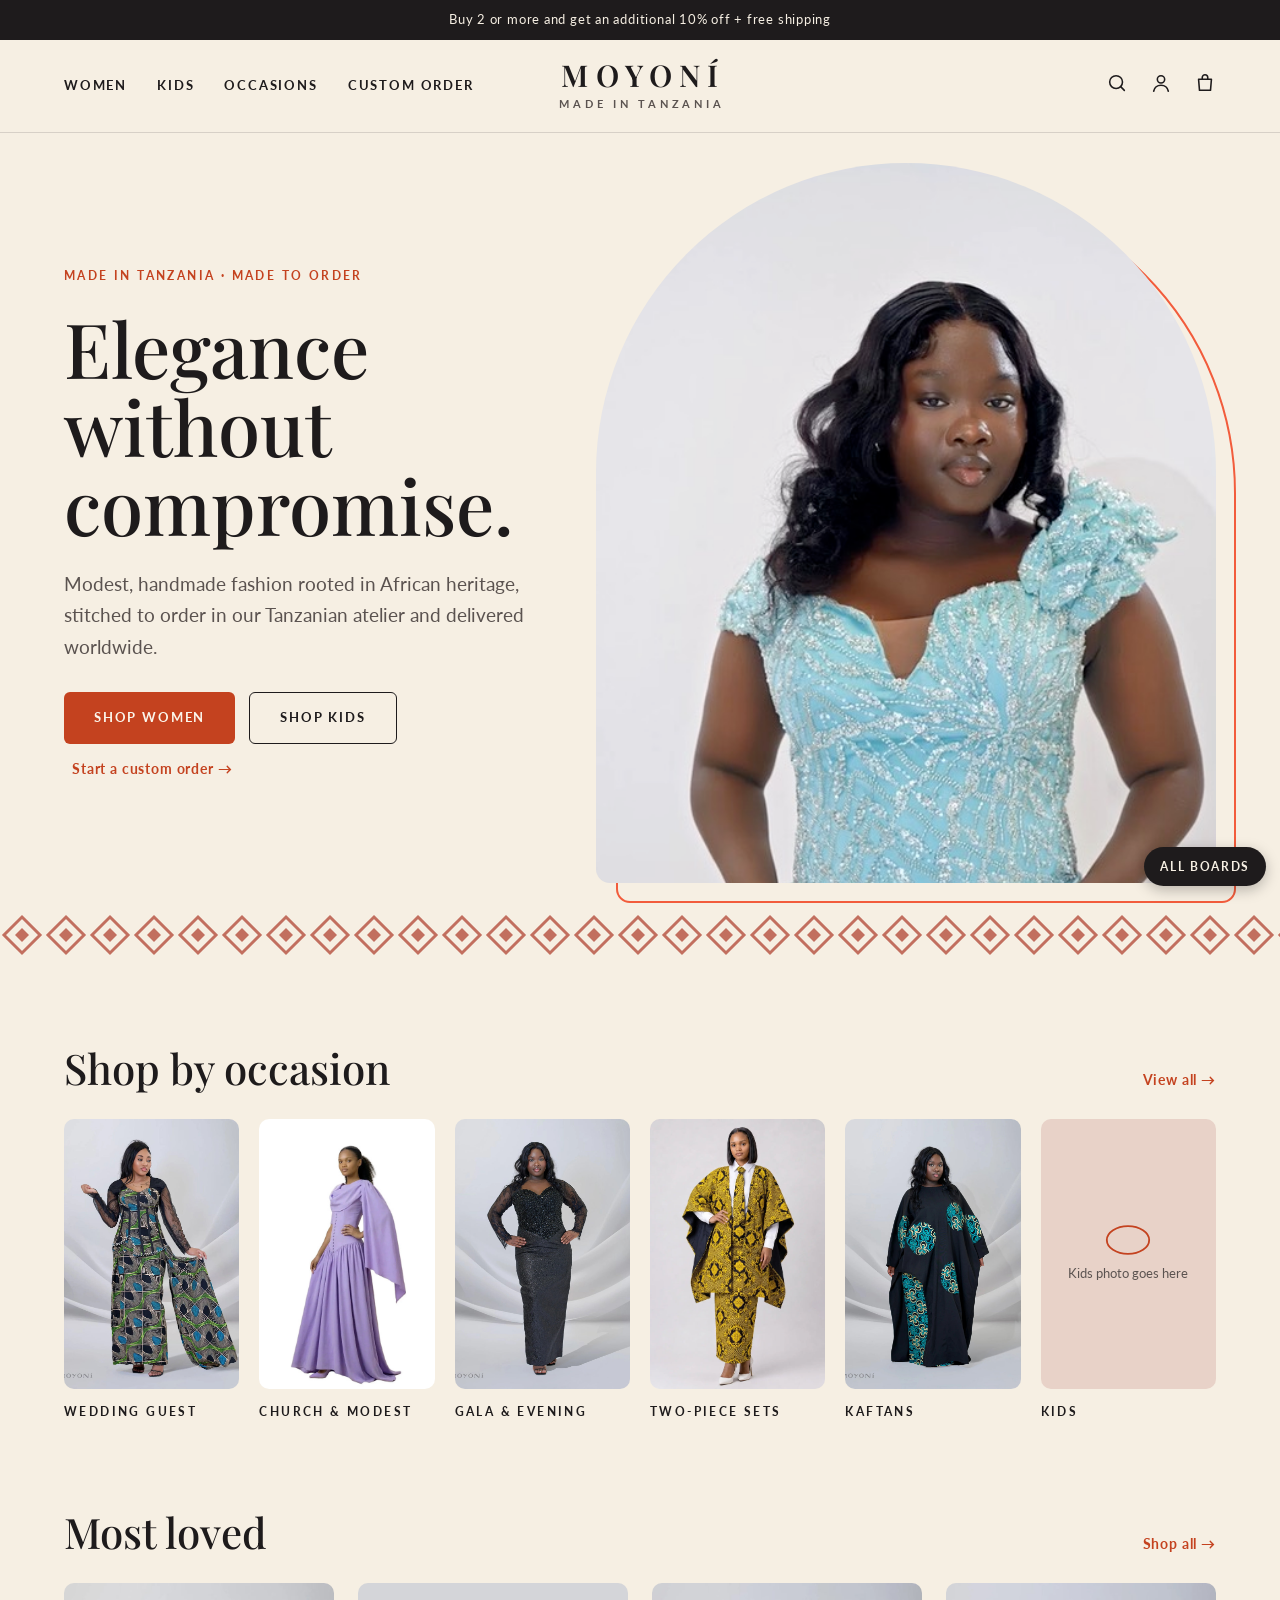
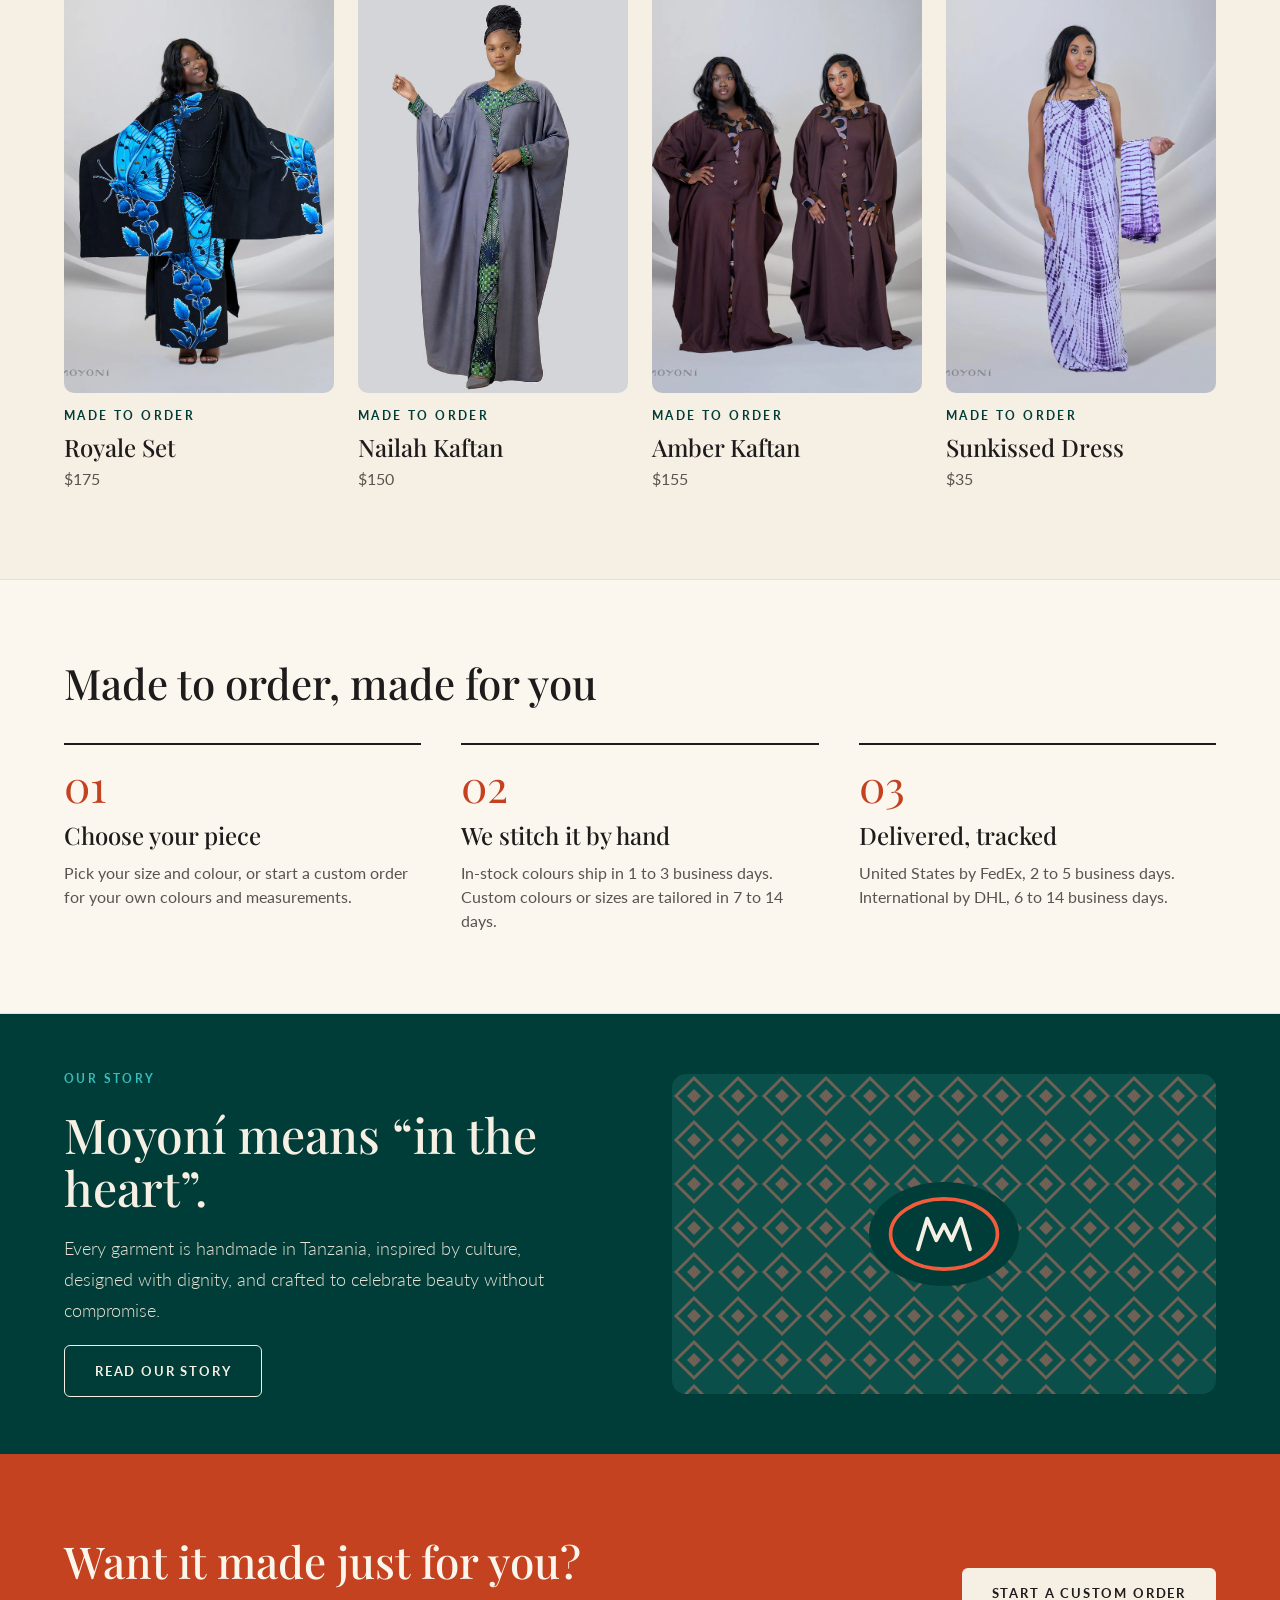
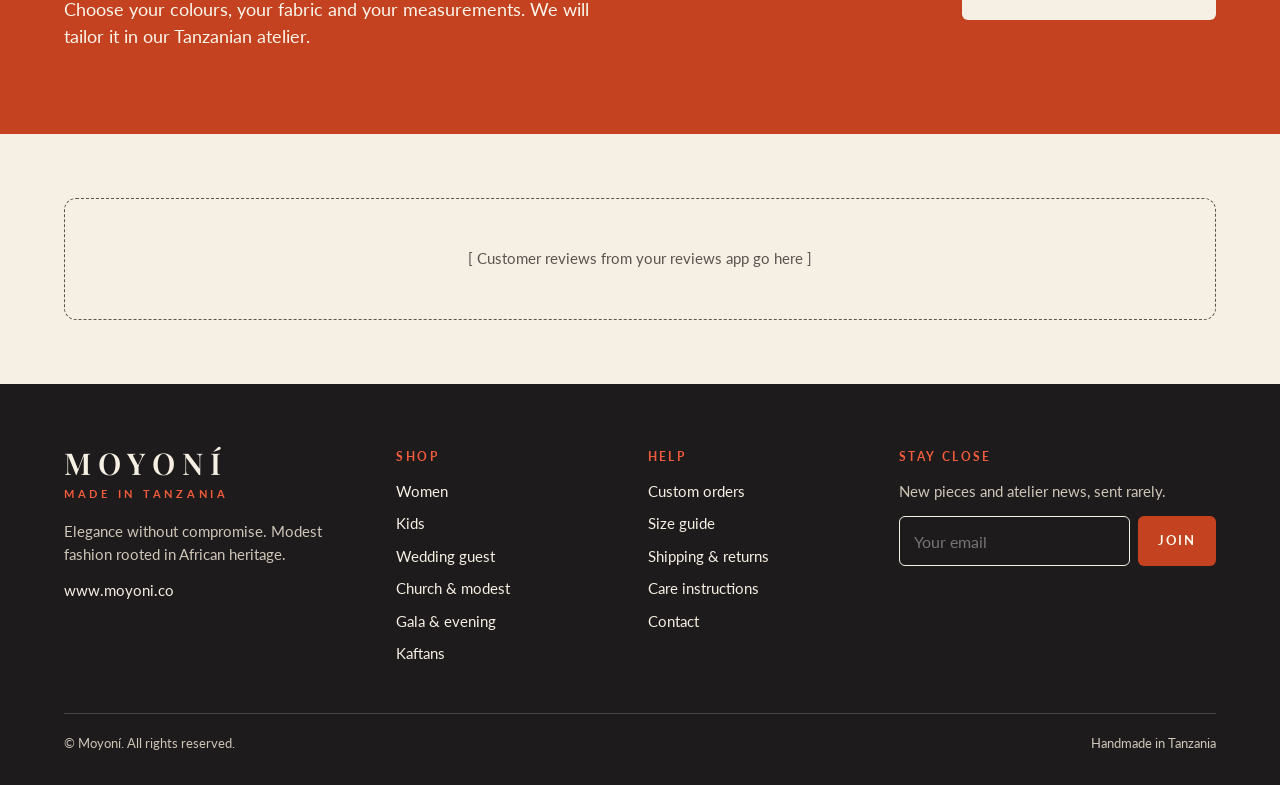
<file: v1/home-desktop.html>
<!doctype html>
<html lang="en">
<head>
<meta charset="utf-8">
<meta name="viewport" content="width=device-width, initial-scale=1">
<meta name="robots" content="noindex, nofollow">
<title>Moyoní home, desktop</title>

<link rel="preconnect" href="https://fonts.googleapis.com">
<link rel="stylesheet" href="https://fonts.googleapis.com/css2?family=Lato:wght@300;400;700&family=Playfair+Display:ital,wght@0,500;0,600;1,500&display=swap">
<style>
body{margin:0;background:#F6EFE3}
.mo{font-family:'Lato',system-ui,sans-serif;color:#1E1B1C;font-weight:400;line-height:1.5;background:#F6EFE3}
.mo h1,.mo h2,.mo h3,.mo h4,.mo p,.mo ul{margin:0;padding:0}
.mo a{color:inherit;text-decoration:none}
.mo .pf{font-family:'Playfair Display',Georgia,serif}
.mo .lbl{font-size:12px;letter-spacing:.2em;text-transform:uppercase;font-weight:700}
.mo .wrap{max-width:1440px;margin:0 auto;padding:0 64px;box-sizing:border-box}
.mo .btn{display:inline-flex;align-items:center;justify-content:center;min-height:52px;padding:0 30px;border-radius:6px;font-weight:700;font-size:13px;letter-spacing:.14em;text-transform:uppercase;box-sizing:border-box}
.mo .nav a{font-size:13px;font-weight:700;letter-spacing:.14em;text-transform:uppercase}
.mo .nav a:hover,.mo .flink a:hover{color:#C4421F}
.mo .tile img{display:block;width:100%;height:270px;object-fit:cover;object-position:center top;border-radius:10px}
.mo .card img{display:block;width:100%;height:410px;object-fit:cover;object-position:center top;border-radius:10px}
</style>

<style>html{background:#F6EFE3}</style>
</head>
<body>


<div class="mo" style="width:100%;">

  <!-- announcement -->
  <div style="background:#1E1B1C;color:#F6EFE3;height:40px;display:flex;align-items:center;justify-content:center;font-size:13px;letter-spacing:.06em">Buy 2 or more and get an additional 10% off + free shipping</div>

  <!-- header -->
  <header style="height:92px;border-bottom:1px solid rgba(30,27,28,.14)">
    <div class="wrap" style="height:92px;display:grid;grid-template-columns:1fr auto 1fr;align-items:center">
      <nav class="nav" aria-label="Main" style="display:flex;gap:30px">
        <a href="#">Women</a><a href="#">Kids</a><a href="#">Occasions</a><a href="#">Custom order</a>
      </nav>
      <a href="#" aria-label="Moyoní home" style="text-align:center;display:block">
        <span class="pf" style="display:block;font-size:30px;font-weight:600;letter-spacing:.24em;padding-left:.24em;line-height:1">MOYONÍ</span>
        <span style="display:block;font-size:11px;font-weight:700;letter-spacing:.34em;padding-left:.34em;margin-top:6px;color:#5B5350">MADE IN TANZANIA</span>
      </a>
      <div style="display:flex;gap:22px;justify-content:flex-end;align-items:center">
        <a href="#" aria-label="Search"><svg width="22" height="22" viewBox="0 0 24 24" fill="none" stroke="#1E1B1C" stroke-width="1.7" stroke-linecap="round"><circle cx="11" cy="11" r="7"/><path d="M20 20l-4-4"/></svg></a>
        <a href="#" aria-label="Account"><svg width="22" height="22" viewBox="0 0 24 24" fill="none" stroke="#1E1B1C" stroke-width="1.7" stroke-linecap="round"><circle cx="12" cy="8" r="4"/><path d="M4 21c1-4.5 4.4-6.5 8-6.5s7 2 8 6.5"/></svg></a>
        <a href="#" aria-label="Cart, 0 items"><svg width="22" height="22" viewBox="0 0 24 24" fill="none" stroke="#1E1B1C" stroke-width="1.7" stroke-linecap="round" stroke-linejoin="round"><path d="M5 8h14l-1 12H6L5 8z"/><path d="M9 8V6a3 3 0 016 0v2"/></svg></a>
      </div>
    </div>
  </header>

  <main>
  <!-- hero -->
  <section style="height:780px">
    <div class="wrap" style="height:780px;display:grid;grid-template-columns:0.85fr 1.15fr;gap:48px;align-items:center">
      <div style="display:flex;flex-direction:column;gap:24px">
        <span class="lbl" style="color:#C4421F">Made in Tanzania · Made to order</span>
        <h1 class="pf" style="font-size:76px;line-height:1.03;font-weight:500">Elegance without compromise.</h1>
        <p style="font-size:19px;line-height:1.65;color:#5B5350;max-width:540px">Modest, handmade fashion rooted in African heritage, stitched to order in our Tanzanian atelier and delivered worldwide.</p>
        <div style="display:flex;gap:14px;flex-wrap:wrap;align-items:center;margin-top:6px">
          <a class="btn" href="#" style="background:#C4421F;color:#FBF6EC">Shop women</a>
          <a class="btn" href="#" style="border:1.5px solid #1E1B1C">Shop kids</a>
          <a href="#" style="font-size:14px;font-weight:700;letter-spacing:.06em;color:#C4421F;margin-left:8px">Start a custom order →</a>
        </div>
      </div>
      <div style="position:relative;height:720px;width:100%;max-width:620px;justify-self:end">
        <div style="position:absolute;inset:0;transform:translate(20px,20px);border:2px solid #F25C3C;border-radius:310px 310px 14px 14px"></div>
        <video src="../assets/hero.mp4" poster="../assets/hero-poster.jpg" width="620" height="720" autoplay muted loop playsinline preload="metadata" aria-label="Short loop of a woman in a beaded Moyoní gown" style="position:relative;display:block;width:100%;height:720px;object-fit:cover;object-position:center top;border-radius:310px 310px 14px 14px"></video>
      </div>
    </div>
  </section>

  <!-- pattern band -->
  <svg width="100%" height="44" aria-hidden="true" style="display:block"><defs><pattern id="pth" width="44" height="44" patternUnits="userSpaceOnUse"><path d="M22 4 L40 22 L22 40 L4 22 Z" fill="none" stroke="#C26F5F" stroke-width="3"/><path d="M22 15 L29 22 L22 29 L15 22 Z" fill="#C26F5F"/></pattern></defs><rect width="100%" height="44" fill="url(#pth)"/></svg>

  <!-- occasions -->
  <section style="padding:88px 0">
    <div class="wrap">
      <div style="display:flex;justify-content:space-between;align-items:baseline;margin-bottom:28px">
        <h2 class="pf" style="font-size:42px;font-weight:500;line-height:1.1">Shop by occasion</h2>
        <a href="#" style="font-size:14px;font-weight:700;letter-spacing:.06em;color:#C4421F">View all →</a>
      </div>
      <div style="display:grid;grid-template-columns:repeat(6,minmax(0,1fr));gap:20px">
        <a class="tile" href="#"><img src="../assets/heritage.jpg" alt="Wedding guest outfits" width="202" height="270" loading="lazy"><p class="lbl" style="margin-top:14px">Wedding guest</p></a>
        <a class="tile" href="#"><img src="../assets/glory.jpg" alt="Church and modest outfits" width="202" height="270" loading="lazy"><p class="lbl" style="margin-top:14px">Church &amp; modest</p></a>
        <a class="tile" href="#"><img src="../assets/zuri.jpg" alt="Gala and evening gowns" width="202" height="270" loading="lazy"><p class="lbl" style="margin-top:14px">Gala &amp; evening</p></a>
        <a class="tile" href="#"><img src="../assets/kenza.jpg" alt="Two-piece sets" width="202" height="270" loading="lazy"><p class="lbl" style="margin-top:14px">Two-piece sets</p></a>
        <a class="tile" href="#"><img src="../assets/regina.jpg" alt="Kaftans" width="202" height="270" loading="lazy"><p class="lbl" style="margin-top:14px">Kaftans</p></a>
        <a class="tile" href="#">
          <div style="height:270px;border-radius:10px;background:#E8D2C8;display:flex;flex-direction:column;align-items:center;justify-content:center;gap:8px;text-align:center;padding:12px;box-sizing:border-box">
            <svg width="46" height="32" viewBox="0 0 76 52" aria-hidden="true"><ellipse cx="38" cy="26" rx="35" ry="23" fill="none" stroke="#C4421F" stroke-width="3"/></svg>
            <p style="font-size:13px;color:#5B5350">Kids photo goes here</p>
          </div>
          <p class="lbl" style="margin-top:14px">Kids</p>
        </a>
      </div>
    </div>
  </section>

  <!-- most loved -->
  <section style="padding:0 0 88px">
    <div class="wrap">
      <div style="display:flex;justify-content:space-between;align-items:baseline;margin-bottom:28px">
        <h2 class="pf" style="font-size:42px;font-weight:500;line-height:1.1">Most loved</h2>
        <a href="#" style="font-size:14px;font-weight:700;letter-spacing:.06em;color:#C4421F">Shop all →</a>
      </div>
      <div style="display:grid;grid-template-columns:repeat(4,minmax(0,1fr));gap:24px">
        <a class="card" href="#"><img src="../assets/royale.jpg" alt="Royale Set" width="310" height="410" loading="lazy"><p class="lbl" style="margin-top:14px;color:#003D38">Made to order</p><h3 class="pf" style="font-size:24px;font-weight:500;margin-top:4px">Royale Set</h3><p style="font-size:16px;color:#5B5350;margin-top:2px">$175</p></a>
        <a class="card" href="#"><img src="../assets/nailah.jpg" alt="Nailah Kaftan" width="310" height="410" loading="lazy"><p class="lbl" style="margin-top:14px;color:#003D38">Made to order</p><h3 class="pf" style="font-size:24px;font-weight:500;margin-top:4px">Nailah Kaftan</h3><p style="font-size:16px;color:#5B5350;margin-top:2px">$150</p></a>
        <a class="card" href="#"><img src="../assets/amber1.jpg" alt="Amber Kaftan" width="310" height="410" loading="lazy"><p class="lbl" style="margin-top:14px;color:#003D38">Made to order</p><h3 class="pf" style="font-size:24px;font-weight:500;margin-top:4px">Amber Kaftan</h3><p style="font-size:16px;color:#5B5350;margin-top:2px">$155</p></a>
        <a class="card" href="#"><img src="../assets/sunkissed.jpg" alt="Sunkissed Dress" width="310" height="410" loading="lazy"><p class="lbl" style="margin-top:14px;color:#003D38">Made to order</p><h3 class="pf" style="font-size:24px;font-weight:500;margin-top:4px">Sunkissed Dress</h3><p style="font-size:16px;color:#5B5350;margin-top:2px">$35</p></a>
      </div>
    </div>
  </section>

  <!-- how it works -->
  <section style="background:#FBF7EE;border-top:1px solid rgba(30,27,28,.1);border-bottom:1px solid rgba(30,27,28,.1);padding:80px 0">
    <div class="wrap">
      <h2 class="pf" style="font-size:42px;font-weight:500;line-height:1.1;margin-bottom:36px">Made to order, made for you</h2>
      <div style="display:grid;grid-template-columns:repeat(3,minmax(0,1fr));gap:40px">
        <div style="border-top:2px solid #1E1B1C;padding-top:18px"><p class="pf" style="font-size:44px;color:#C4421F;line-height:1">01</p><h3 class="pf" style="font-size:24px;font-weight:500;margin-top:10px">Choose your piece</h3><p style="font-size:16px;color:#5B5350;margin-top:8px">Pick your size and colour, or start a custom order for your own colours and measurements.</p></div>
        <div style="border-top:2px solid #1E1B1C;padding-top:18px"><p class="pf" style="font-size:44px;color:#C4421F;line-height:1">02</p><h3 class="pf" style="font-size:24px;font-weight:500;margin-top:10px">We stitch it by hand</h3><p style="font-size:16px;color:#5B5350;margin-top:8px">In-stock colours ship in 1 to 3 business days. Custom colours or sizes are tailored in 7 to 14 days.</p></div>
        <div style="border-top:2px solid #1E1B1C;padding-top:18px"><p class="pf" style="font-size:44px;color:#C4421F;line-height:1">03</p><h3 class="pf" style="font-size:24px;font-weight:500;margin-top:10px">Delivered, tracked</h3><p style="font-size:16px;color:#5B5350;margin-top:8px">United States by FedEx, 2 to 5 business days. International by DHL, 6 to 14 business days.</p></div>
      </div>
    </div>
  </section>

  <!-- story -->
  <section style="background:#003D38;color:#F6EFE3;height:440px">
    <div class="wrap" style="height:440px;display:grid;grid-template-columns:1fr 1fr;gap:64px;align-items:center">
      <div style="display:flex;flex-direction:column;gap:20px">
        <span class="lbl" style="color:#37BDBC">Our story</span>
        <h2 class="pf" style="font-size:48px;line-height:1.1;font-weight:500">Moyoní means “in the heart”.</h2>
        <p style="font-size:18px;line-height:1.7;font-weight:300;color:#E9E1D3;max-width:520px">Every garment is handmade in Tanzania, inspired by culture, designed with dignity, and crafted to celebrate beauty without compromise.</p>
        <div><a class="btn" href="#" style="border:1.5px solid #F6EFE3;color:#F6EFE3">Read our story</a></div>
      </div>
      <div style="position:relative;height:320px;border-radius:14px;overflow:hidden;background:#0A4F49">
        <svg width="100%" height="320" aria-hidden="true" style="position:absolute;inset:0"><defs><pattern id="pts" width="44" height="44" patternUnits="userSpaceOnUse"><path d="M22 4 L40 22 L22 40 L4 22 Z" fill="none" stroke="#C26F5F" stroke-width="3"/><path d="M22 15 L29 22 L22 29 L15 22 Z" fill="#C26F5F"/></pattern></defs><rect width="100%" height="320" fill="url(#pts)" opacity=".55"/></svg>
        <div style="position:absolute;left:50%;top:50%;transform:translate(-50%,-50%);width:150px;height:104px;border-radius:50%;background:#003D38;display:flex;align-items:center;justify-content:center">
          <svg width="116" height="80" viewBox="0 0 76 52" role="img" aria-label="Placeholder for the oval M symbol"><ellipse cx="38" cy="26" rx="35" ry="23" fill="none" stroke="#F25C3C" stroke-width="2.4"/><path d="M21 36 L27 16 L33 30 L38 20 L43 30 L49 16 L55 36" fill="none" stroke="#F6EFE3" stroke-width="2.6" stroke-linejoin="round" stroke-linecap="round"/></svg>
        </div>
      </div>
    </div>
  </section>

  <!-- custom order -->
  <section style="background:#C4421F;color:#FBF6EC;height:280px">
    <div class="wrap" style="height:280px;display:flex;align-items:center;justify-content:space-between;gap:40px">
      <div>
        <h2 class="pf" style="font-size:44px;font-weight:500;line-height:1.1">Want it made just for you?</h2>
        <p style="font-size:18px;margin-top:10px;max-width:560px">Choose your colours, your fabric and your measurements. We will tailor it in our Tanzanian atelier.</p>
      </div>
      <a class="btn" href="#" style="background:#F6EFE3;color:#1E1B1C;flex:0 0 auto">Start a custom order</a>
    </div>
  </section>

  <!-- reviews placeholder -->
  <section style="padding:64px 0">
    <div class="wrap">
      <div style="border:1.5px dashed #5B5350;border-radius:12px;height:120px;display:flex;align-items:center;justify-content:center;color:#5B5350;font-size:15px">[ Customer reviews from your reviews app go here ]</div>
    </div>
  </section>
  </main>

  <!-- footer -->
  <footer style="background:#1E1B1C;color:#F6EFE3;padding:64px 0 32px">
    <div class="wrap">
      <div style="display:grid;grid-template-columns:1.4fr 1fr 1fr 1.2fr;gap:48px">
        <div>
          <span class="pf" style="display:block;font-size:30px;font-weight:600;letter-spacing:.24em;line-height:1">MOYONÍ</span>
          <span style="display:block;font-size:11px;font-weight:700;letter-spacing:.34em;margin-top:8px;color:#F25C3C">MADE IN TANZANIA</span>
          <p style="font-size:15px;color:#CFC6B8;margin-top:18px;max-width:280px">Elegance without compromise. Modest fashion rooted in African heritage.</p>
          <p style="font-size:15px;margin-top:14px">www.moyoni.co</p>
        </div>
        <div class="flink"><p class="lbl" style="color:#F25C3C;margin-bottom:14px">Shop</p><ul style="list-style:none;display:flex;flex-direction:column;gap:10px;font-size:15px"><li><a href="#">Women</a></li><li><a href="#">Kids</a></li><li><a href="#">Wedding guest</a></li><li><a href="#">Church &amp; modest</a></li><li><a href="#">Gala &amp; evening</a></li><li><a href="#">Kaftans</a></li></ul></div>
        <div class="flink"><p class="lbl" style="color:#F25C3C;margin-bottom:14px">Help</p><ul style="list-style:none;display:flex;flex-direction:column;gap:10px;font-size:15px"><li><a href="#">Custom orders</a></li><li><a href="#">Size guide</a></li><li><a href="#">Shipping &amp; returns</a></li><li><a href="#">Care instructions</a></li><li><a href="#">Contact</a></li></ul></div>
        <div>
          <p class="lbl" style="color:#F25C3C;margin-bottom:14px">Stay close</p>
          <p style="font-size:15px;color:#CFC6B8">New pieces and atelier news, sent rarely.</p>
          <div style="display:flex;gap:8px;margin-top:14px">
            <label for="em" style="position:absolute;left:-9999px">Email address</label>
            <input id="em" type="email" placeholder="Your email" style="flex:1;min-width:0;height:48px;border-radius:6px;border:1.5px solid #F6EFE3;background:transparent;color:#F6EFE3;font-family:'Lato',sans-serif;font-size:16px;padding:0 14px">
            <a class="btn" href="#" style="background:#C4421F;color:#FBF6EC;min-height:48px;padding:0 20px">Join</a>
          </div>
        </div>
      </div>
      <div style="border-top:1px solid rgba(246,239,227,.2);margin-top:48px;padding-top:20px;display:flex;justify-content:space-between;font-size:13px;color:#CFC6B8"><span>© Moyoní. All rights reserved.</span><span>Handmade in Tanzania</span></div>
    </div>
  </footer>

</div>

<a href="../index.html" style="position:fixed;right:14px;bottom:14px;z-index:9999;background:#1E1B1C;color:#F6EFE3;font:700 12px Lato,sans-serif;letter-spacing:.14em;text-transform:uppercase;text-decoration:none;padding:12px 16px;border-radius:99px;box-shadow:0 4px 14px rgba(0,0,0,.25)">All boards</a>
</body>
</html>
</file>
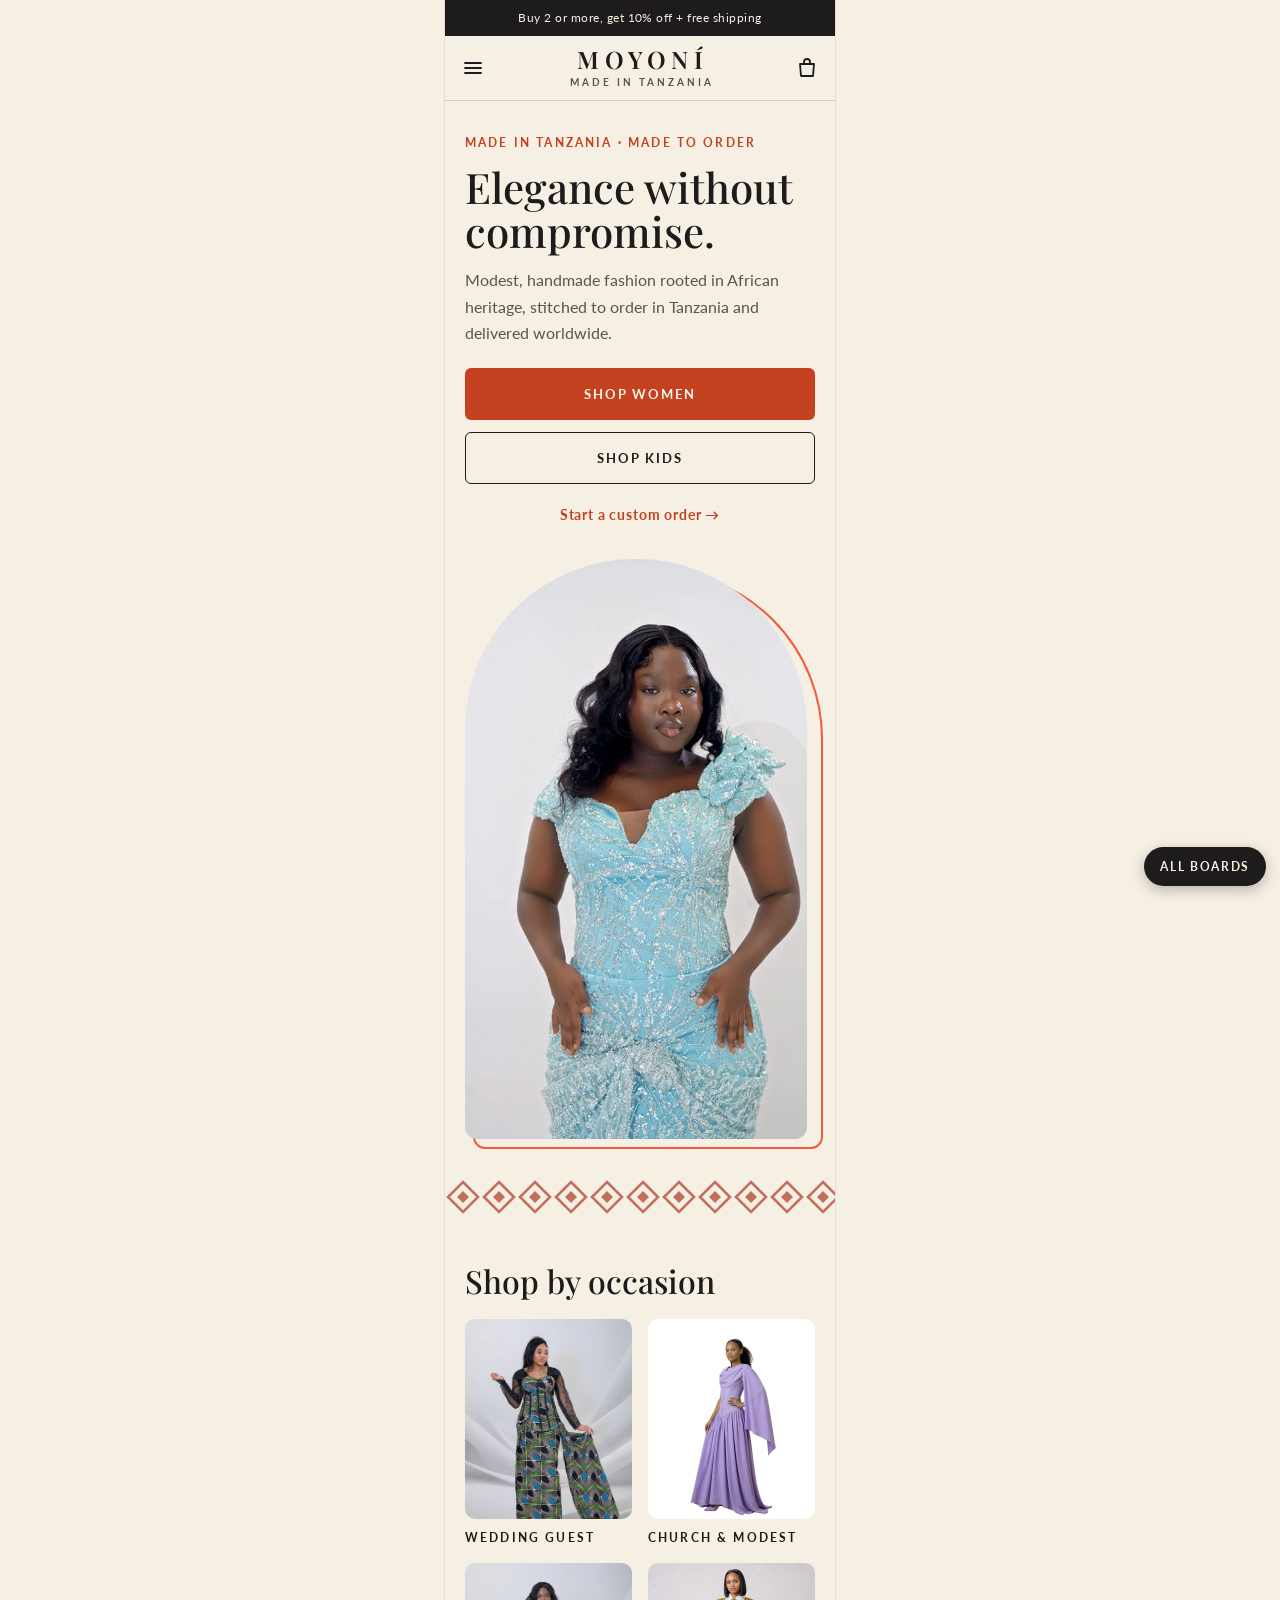
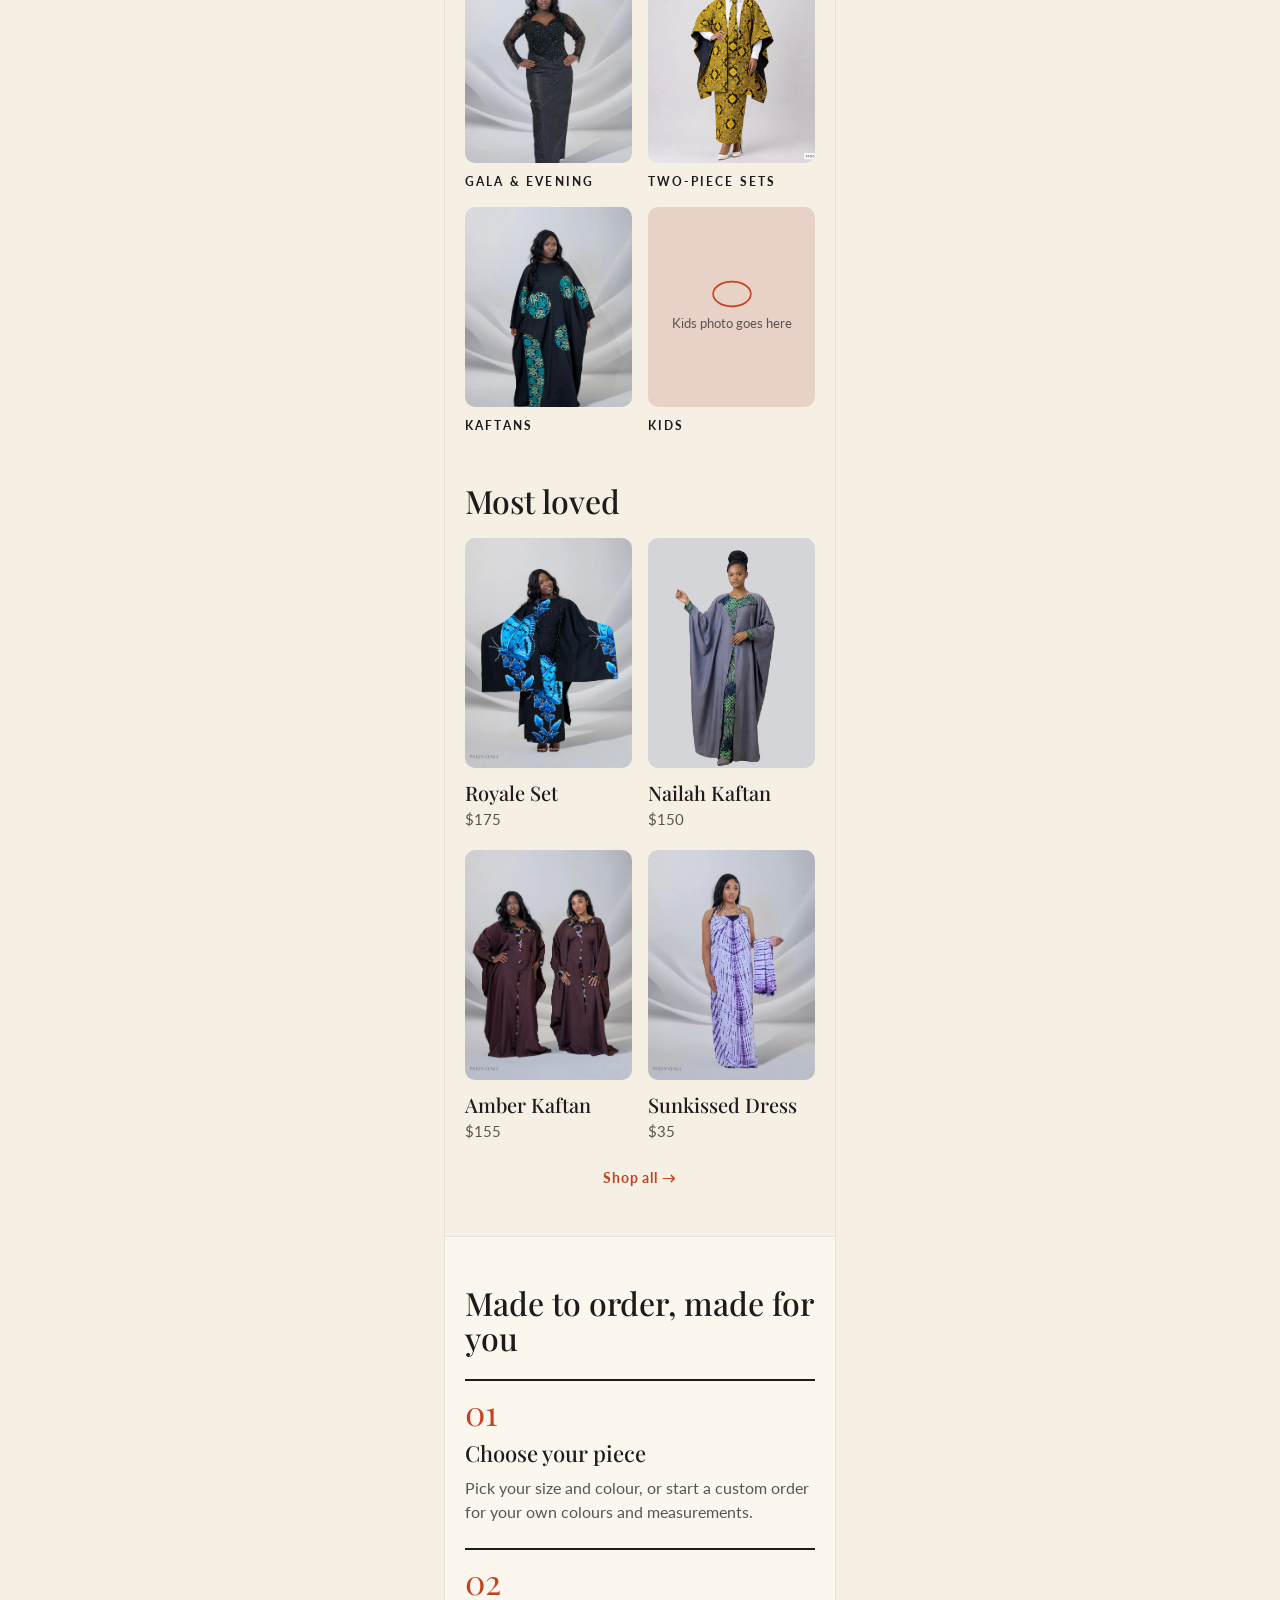
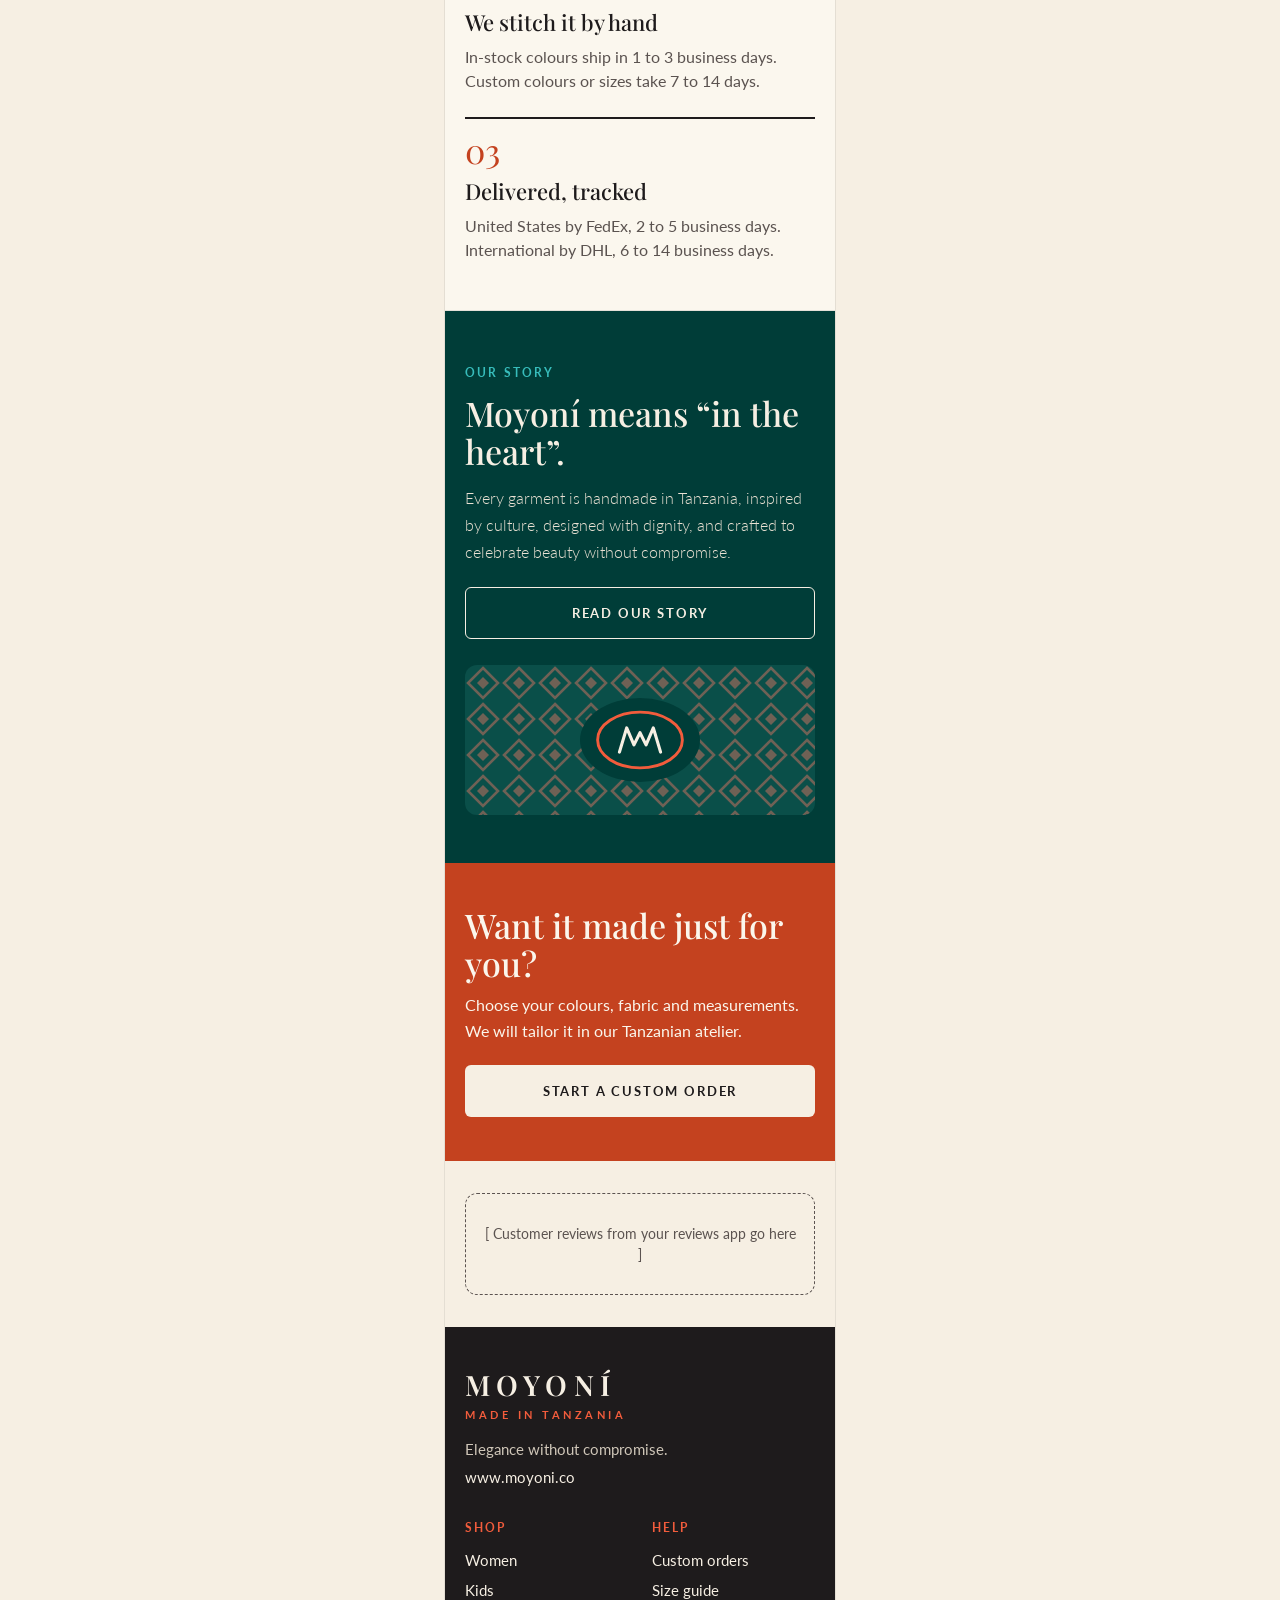
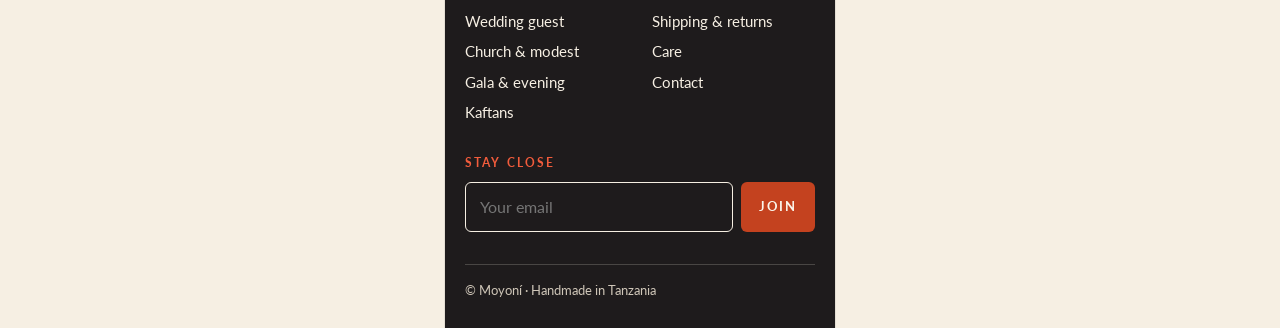
<file: v1/home-mobile.html>
<!doctype html>
<html lang="en">
<head>
<meta charset="utf-8">
<meta name="viewport" content="width=device-width, initial-scale=1">
<meta name="robots" content="noindex, nofollow">
<title>Moyoní home, mobile</title>

<link rel="preconnect" href="https://fonts.googleapis.com">
<link rel="stylesheet" href="https://fonts.googleapis.com/css2?family=Lato:wght@300;400;700&family=Playfair+Display:ital,wght@0,500;0,600;1,500&display=swap">
<style>
body{margin:0;background:#F6EFE3}
.mm{font-family:'Lato',system-ui,sans-serif;color:#1E1B1C;font-weight:400;line-height:1.5;background:#F6EFE3}
.mm h1,.mm h2,.mm h3,.mm p,.mm ul{margin:0;padding:0}
.mm a{color:inherit;text-decoration:none}
.mm .pf{font-family:'Playfair Display',Georgia,serif}
.mm .lbl{font-size:12px;letter-spacing:.18em;text-transform:uppercase;font-weight:700}
.mm .btn{display:flex;align-items:center;justify-content:center;min-height:52px;border-radius:6px;font-weight:700;font-size:13px;letter-spacing:.14em;text-transform:uppercase;box-sizing:border-box;width:100%}
.mm .tile img{display:block;width:100%;height:200px;object-fit:cover;object-position:center top;border-radius:10px}
.mm .card img{display:block;width:100%;height:230px;object-fit:cover;object-position:center top;border-radius:10px}
</style>

<style>html{background:#F6EFE3}</style>
</head>
<body>
<div style="max-width:390px;margin:0 auto;box-shadow:0 0 0 1px rgba(30,27,28,.08)">

<div class="mm" style="width:390px;box-sizing:border-box">

  <div style="background:#1E1B1C;color:#F6EFE3;height:36px;display:flex;align-items:center;justify-content:center;font-size:12px;letter-spacing:.04em;padding:0 12px;text-align:center">Buy 2 or more, get 10% off + free shipping</div>

  <header style="height:64px;border-bottom:1px solid rgba(30,27,28,.14);display:grid;grid-template-columns:56px 1fr 56px;align-items:center">
    <a href="#" aria-label="Open menu" style="display:flex;align-items:center;justify-content:center;height:48px"><svg width="24" height="24" viewBox="0 0 24 24" fill="none" stroke="#1E1B1C" stroke-width="1.8" stroke-linecap="round"><path d="M4 7h16M4 12h16M4 17h16"/></svg></a>
    <a href="#" aria-label="Moyoní home" style="text-align:center;display:block"><span class="pf" style="display:block;font-size:24px;font-weight:600;letter-spacing:.22em;padding-left:.22em;line-height:1">MOYONÍ</span><span style="display:block;font-size:10px;font-weight:700;letter-spacing:.3em;padding-left:.3em;margin-top:4px;color:#5B5350">MADE IN TANZANIA</span></a>
    <a href="#" aria-label="Cart, 0 items" style="display:flex;align-items:center;justify-content:center;height:48px"><svg width="24" height="24" viewBox="0 0 24 24" fill="none" stroke="#1E1B1C" stroke-width="1.8" stroke-linecap="round" stroke-linejoin="round"><path d="M5 8h14l-1 12H6L5 8z"/><path d="M9 8V6a3 3 0 016 0v2"/></svg></a>
  </header>

  <main>
  <section style="padding:28px 20px 40px">
    <span class="lbl" style="color:#C4421F">Made in Tanzania · Made to order</span>
    <h1 class="pf" style="font-size:42px;line-height:1.05;font-weight:500;margin-top:12px">Elegance without compromise.</h1>
    <p style="font-size:16px;line-height:1.65;color:#5B5350;margin-top:14px">Modest, handmade fashion rooted in African heritage, stitched to order in Tanzania and delivered worldwide.</p>
    <div style="display:flex;flex-direction:column;gap:12px;margin-top:22px">
      <a class="btn" href="#" style="background:#C4421F;color:#FBF6EC">Shop women</a>
      <a class="btn" href="#" style="border:1.5px solid #1E1B1C">Shop kids</a>
      <a href="#" style="font-size:14px;font-weight:700;letter-spacing:.06em;color:#C4421F;text-align:center;padding:8px 0">Start a custom order →</a>
    </div>
    <div style="position:relative;height:580px;margin:26px 0 0">
      <div style="position:absolute;inset:0;transform:translate(8px,10px);border:2px solid #F25C3C;border-radius:170px 170px 12px 12px"></div>
      <img src="../assets/hero-poster.jpg" alt="A woman in a beaded Moyoní gown" width="342" height="580" style="position:relative;display:block;width:calc(100% - 8px);height:580px;object-fit:cover;object-position:center top;border-radius:170px 170px 12px 12px">
    </div>
  </section>

  <svg width="390" height="36" aria-hidden="true" style="display:block"><defs><pattern id="ptm" width="36" height="36" patternUnits="userSpaceOnUse"><path d="M18 3 L33 18 L18 33 L3 18 Z" fill="none" stroke="#C26F5F" stroke-width="2.6"/><path d="M18 12 L24 18 L18 24 L12 18 Z" fill="#C26F5F"/></pattern></defs><rect width="390" height="36" fill="url(#ptm)"/></svg>

  <section style="padding:48px 20px">
    <h2 class="pf" style="font-size:32px;font-weight:500;line-height:1.1;margin-bottom:20px">Shop by occasion</h2>
    <div style="display:grid;grid-template-columns:repeat(2,minmax(0,1fr));gap:16px">
      <a class="tile" href="#"><img src="../assets/heritage.jpg" alt="Wedding guest outfits" width="165" height="200" loading="lazy"><p class="lbl" style="margin-top:10px">Wedding guest</p></a>
      <a class="tile" href="#"><img src="../assets/glory.jpg" alt="Church and modest outfits" width="165" height="200" loading="lazy"><p class="lbl" style="margin-top:10px">Church &amp; modest</p></a>
      <a class="tile" href="#"><img src="../assets/zuri.jpg" alt="Gala and evening gowns" width="165" height="200" loading="lazy"><p class="lbl" style="margin-top:10px">Gala &amp; evening</p></a>
      <a class="tile" href="#"><img src="../assets/kenza.jpg" alt="Two-piece sets" width="165" height="200" loading="lazy"><p class="lbl" style="margin-top:10px">Two-piece sets</p></a>
      <a class="tile" href="#"><img src="../assets/regina.jpg" alt="Kaftans" width="165" height="200" loading="lazy"><p class="lbl" style="margin-top:10px">Kaftans</p></a>
      <a class="tile" href="#"><div style="height:200px;border-radius:10px;background:#E8D2C8;display:flex;flex-direction:column;align-items:center;justify-content:center;gap:6px;text-align:center;padding:10px;box-sizing:border-box"><svg width="42" height="28" viewBox="0 0 76 52" aria-hidden="true"><ellipse cx="38" cy="26" rx="35" ry="23" fill="none" stroke="#C4421F" stroke-width="3"/></svg><p style="font-size:13px;color:#5B5350">Kids photo goes here</p></div><p class="lbl" style="margin-top:10px">Kids</p></a>
    </div>
  </section>

  <section style="padding:0 20px 48px">
    <h2 class="pf" style="font-size:32px;font-weight:500;line-height:1.1;margin-bottom:20px">Most loved</h2>
    <div style="display:grid;grid-template-columns:repeat(2,minmax(0,1fr));gap:20px 16px">
      <a class="card" href="#"><img src="../assets/royale.jpg" alt="Royale Set" width="165" height="230" loading="lazy"><h3 class="pf" style="font-size:20px;font-weight:500;margin-top:10px">Royale Set</h3><p style="font-size:15px;color:#5B5350">$175</p></a>
      <a class="card" href="#"><img src="../assets/nailah.jpg" alt="Nailah Kaftan" width="165" height="230" loading="lazy"><h3 class="pf" style="font-size:20px;font-weight:500;margin-top:10px">Nailah Kaftan</h3><p style="font-size:15px;color:#5B5350">$150</p></a>
      <a class="card" href="#"><img src="../assets/amber1.jpg" alt="Amber Kaftan" width="165" height="230" loading="lazy"><h3 class="pf" style="font-size:20px;font-weight:500;margin-top:10px">Amber Kaftan</h3><p style="font-size:15px;color:#5B5350">$155</p></a>
      <a class="card" href="#"><img src="../assets/sunkissed.jpg" alt="Sunkissed Dress" width="165" height="230" loading="lazy"><h3 class="pf" style="font-size:20px;font-weight:500;margin-top:10px">Sunkissed Dress</h3><p style="font-size:15px;color:#5B5350">$35</p></a>
    </div>
    <a href="#" style="display:block;text-align:center;font-size:14px;font-weight:700;letter-spacing:.06em;color:#C4421F;margin-top:24px">Shop all →</a>
  </section>

  <section style="background:#FBF7EE;border-top:1px solid rgba(30,27,28,.1);border-bottom:1px solid rgba(30,27,28,.1);padding:48px 20px">
    <h2 class="pf" style="font-size:32px;font-weight:500;line-height:1.1;margin-bottom:24px">Made to order, made for you</h2>
    <div style="display:flex;flex-direction:column;gap:24px">
      <div style="border-top:2px solid #1E1B1C;padding-top:14px"><p class="pf" style="font-size:34px;color:#C4421F;line-height:1">01</p><h3 class="pf" style="font-size:22px;font-weight:500;margin-top:8px">Choose your piece</h3><p style="font-size:16px;color:#5B5350;margin-top:6px">Pick your size and colour, or start a custom order for your own colours and measurements.</p></div>
      <div style="border-top:2px solid #1E1B1C;padding-top:14px"><p class="pf" style="font-size:34px;color:#C4421F;line-height:1">02</p><h3 class="pf" style="font-size:22px;font-weight:500;margin-top:8px">We stitch it by hand</h3><p style="font-size:16px;color:#5B5350;margin-top:6px">In-stock colours ship in 1 to 3 business days. Custom colours or sizes take 7 to 14 days.</p></div>
      <div style="border-top:2px solid #1E1B1C;padding-top:14px"><p class="pf" style="font-size:34px;color:#C4421F;line-height:1">03</p><h3 class="pf" style="font-size:22px;font-weight:500;margin-top:8px">Delivered, tracked</h3><p style="font-size:16px;color:#5B5350;margin-top:6px">United States by FedEx, 2 to 5 business days. International by DHL, 6 to 14 business days.</p></div>
    </div>
  </section>

  <section style="background:#003D38;color:#F6EFE3;padding:48px 20px">
    <span class="lbl" style="color:#37BDBC">Our story</span>
    <h2 class="pf" style="font-size:34px;line-height:1.1;font-weight:500;margin-top:12px">Moyoní means “in the heart”.</h2>
    <p style="font-size:16px;line-height:1.7;font-weight:300;color:#E9E1D3;margin-top:14px">Every garment is handmade in Tanzania, inspired by culture, designed with dignity, and crafted to celebrate beauty without compromise.</p>
    <a class="btn" href="#" style="border:1.5px solid #F6EFE3;color:#F6EFE3;margin-top:22px">Read our story</a>
    <div style="position:relative;height:150px;border-radius:12px;overflow:hidden;background:#0A4F49;margin-top:26px">
      <svg width="100%" height="150" aria-hidden="true" style="position:absolute;inset:0"><defs><pattern id="ptms" width="36" height="36" patternUnits="userSpaceOnUse"><path d="M18 3 L33 18 L18 33 L3 18 Z" fill="none" stroke="#C26F5F" stroke-width="2.6"/><path d="M18 12 L24 18 L18 24 L12 18 Z" fill="#C26F5F"/></pattern></defs><rect width="100%" height="150" fill="url(#ptms)" opacity=".55"/></svg>
      <div style="position:absolute;left:50%;top:50%;transform:translate(-50%,-50%);width:120px;height:84px;border-radius:50%;background:#003D38;display:flex;align-items:center;justify-content:center"><svg width="92" height="64" viewBox="0 0 76 52" role="img" aria-label="Placeholder for the oval M symbol"><ellipse cx="38" cy="26" rx="35" ry="23" fill="none" stroke="#F25C3C" stroke-width="2.4"/><path d="M21 36 L27 16 L33 30 L38 20 L43 30 L49 16 L55 36" fill="none" stroke="#F6EFE3" stroke-width="2.6" stroke-linejoin="round" stroke-linecap="round"/></svg></div>
    </div>
  </section>

  <section style="background:#C4421F;color:#FBF6EC;padding:44px 20px">
    <h2 class="pf" style="font-size:34px;font-weight:500;line-height:1.1">Want it made just for you?</h2>
    <p style="font-size:16px;margin-top:10px;line-height:1.6">Choose your colours, fabric and measurements. We will tailor it in our Tanzanian atelier.</p>
    <a class="btn" href="#" style="background:#F6EFE3;color:#1E1B1C;margin-top:22px">Start a custom order</a>
  </section>

  <section style="padding:32px 20px">
    <div style="border:1.5px dashed #5B5350;border-radius:12px;height:100px;display:flex;align-items:center;justify-content:center;color:#5B5350;font-size:14px;text-align:center;padding:0 16px">[ Customer reviews from your reviews app go here ]</div>
  </section>
  </main>

  <footer style="background:#1E1B1C;color:#F6EFE3;padding:44px 20px 28px">
    <span class="pf" style="display:block;font-size:28px;font-weight:600;letter-spacing:.22em;line-height:1">MOYONÍ</span>
    <span style="display:block;font-size:11px;font-weight:700;letter-spacing:.32em;margin-top:8px;color:#F25C3C">MADE IN TANZANIA</span>
    <p style="font-size:15px;color:#CFC6B8;margin-top:14px">Elegance without compromise.</p>
    <p style="font-size:15px;margin-top:6px">www.moyoni.co</p>
    <div style="display:grid;grid-template-columns:1fr 1fr;gap:24px;margin-top:30px">
      <div><p class="lbl" style="color:#F25C3C;margin-bottom:12px">Shop</p><ul style="list-style:none;display:flex;flex-direction:column;gap:8px;font-size:15px"><li><a href="#">Women</a></li><li><a href="#">Kids</a></li><li><a href="#">Wedding guest</a></li><li><a href="#">Church &amp; modest</a></li><li><a href="#">Gala &amp; evening</a></li><li><a href="#">Kaftans</a></li></ul></div>
      <div><p class="lbl" style="color:#F25C3C;margin-bottom:12px">Help</p><ul style="list-style:none;display:flex;flex-direction:column;gap:8px;font-size:15px"><li><a href="#">Custom orders</a></li><li><a href="#">Size guide</a></li><li><a href="#">Shipping &amp; returns</a></li><li><a href="#">Care</a></li><li><a href="#">Contact</a></li></ul></div>
    </div>
    <div style="margin-top:30px">
      <p class="lbl" style="color:#F25C3C;margin-bottom:10px">Stay close</p>
      <label for="emm" style="position:absolute;left:-9999px">Email address</label>
      <div style="display:flex;gap:8px"><input id="emm" type="email" placeholder="Your email" style="flex:1;min-width:0;height:48px;border-radius:6px;border:1.5px solid #F6EFE3;background:transparent;color:#F6EFE3;font-family:'Lato',sans-serif;font-size:16px;padding:0 14px"><a class="btn" href="#" style="background:#C4421F;color:#FBF6EC;min-height:48px;width:auto;padding:0 18px">Join</a></div>
    </div>
    <div style="border-top:1px solid rgba(246,239,227,.2);margin-top:32px;padding-top:16px;font-size:13px;color:#CFC6B8">© Moyoní · Handmade in Tanzania</div>
  </footer>

</div>
</div>
<a href="../index.html" style="position:fixed;right:14px;bottom:14px;z-index:9999;background:#1E1B1C;color:#F6EFE3;font:700 12px Lato,sans-serif;letter-spacing:.14em;text-transform:uppercase;text-decoration:none;padding:12px 16px;border-radius:99px;box-shadow:0 4px 14px rgba(0,0,0,.25)">All boards</a>
</body>
</html>
</file>
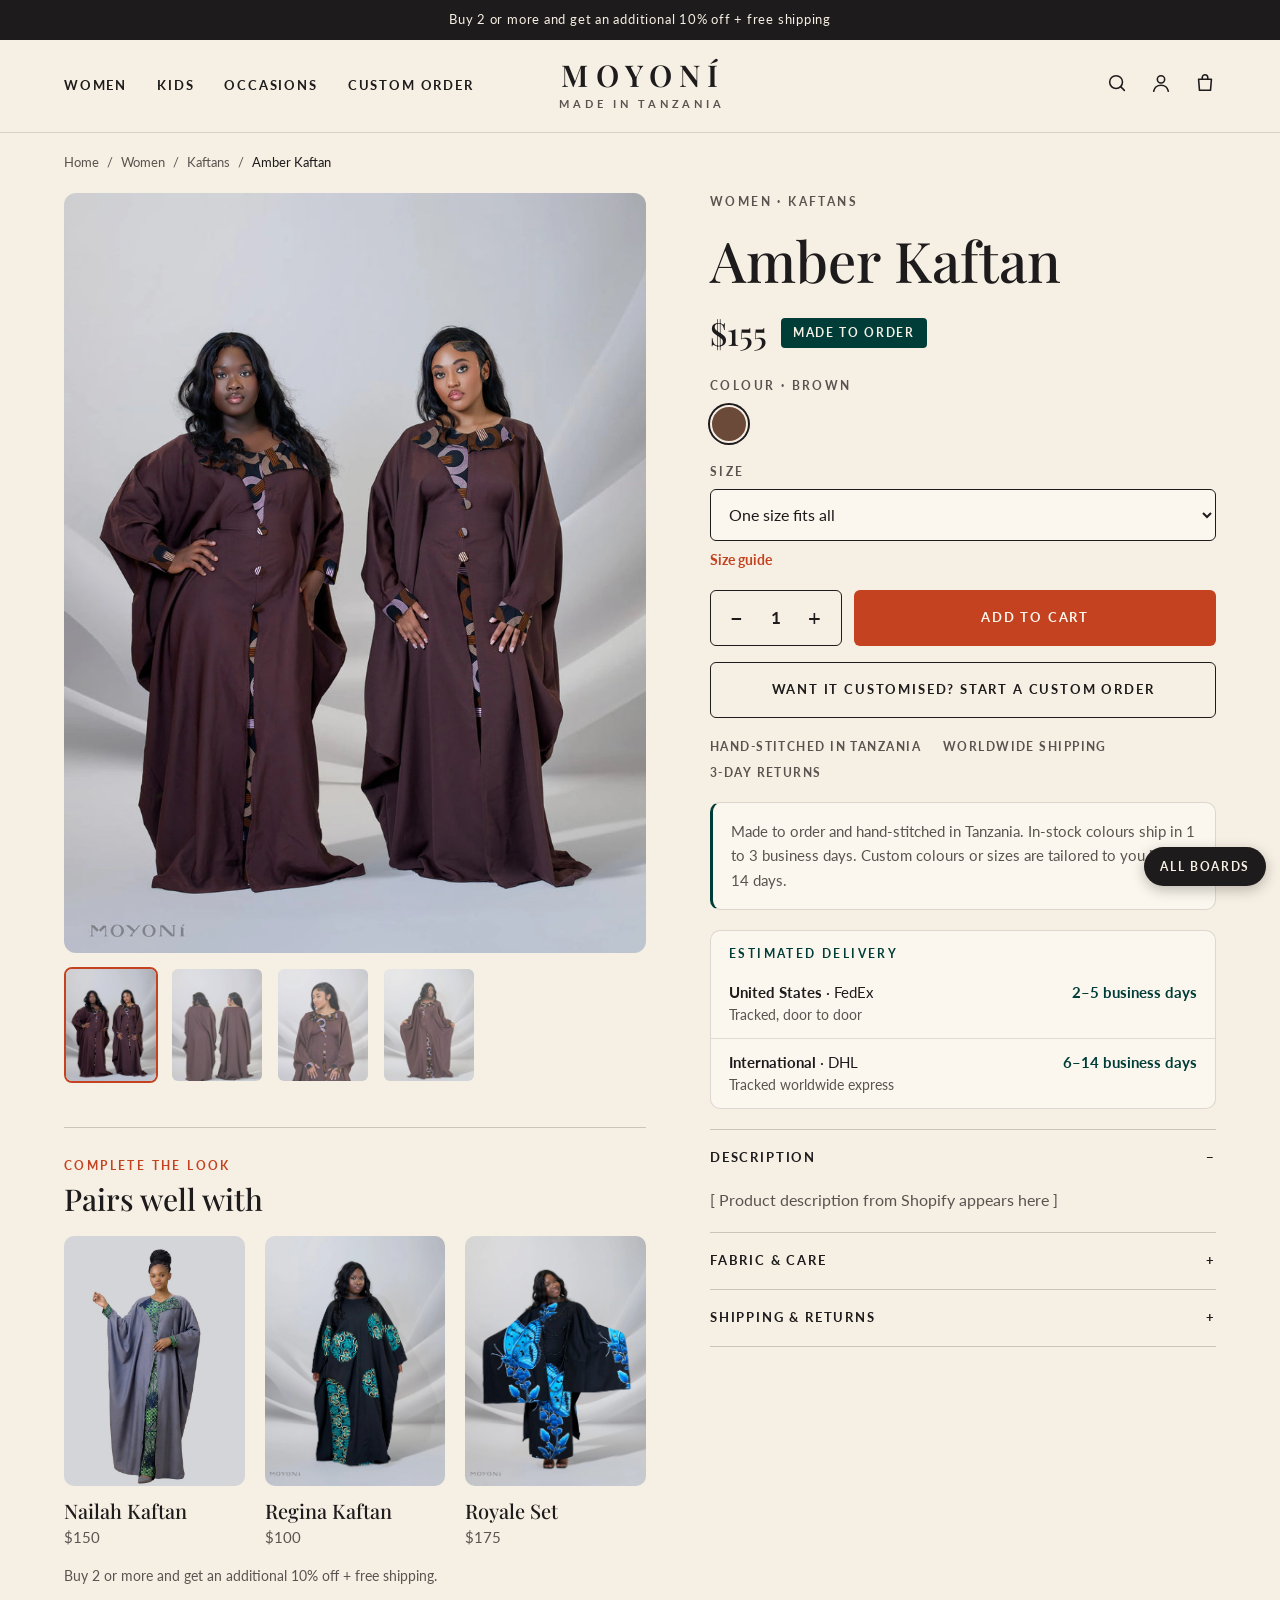
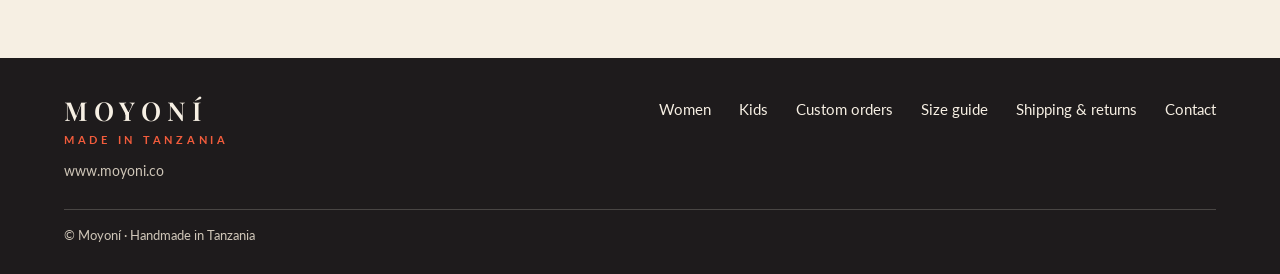
<file: v1/product-desktop.html>
<!doctype html>
<html lang="en">
<head>
<meta charset="utf-8">
<meta name="viewport" content="width=device-width, initial-scale=1">
<meta name="robots" content="noindex, nofollow">
<title>Moyoní product page, desktop</title>

<link rel="preconnect" href="https://fonts.googleapis.com">
<link rel="stylesheet" href="https://fonts.googleapis.com/css2?family=Lato:wght@300;400;700&family=Playfair+Display:ital,wght@0,500;0,600;1,500&display=swap">
<style>
body{margin:0;background:#F6EFE3}
.mo{font-family:'Lato',system-ui,sans-serif;color:#1E1B1C;font-weight:400;line-height:1.5;background:#F6EFE3}
.mo h1,.mo h2,.mo h3,.mo h4,.mo p,.mo ul{margin:0;padding:0}
.mo a{color:inherit;text-decoration:none}
.mo .pf{font-family:'Playfair Display',Georgia,serif}
.mo .lbl{font-size:12px;letter-spacing:.2em;text-transform:uppercase;font-weight:700}
.mo .wrap{max-width:1440px;margin:0 auto;padding:0 64px;box-sizing:border-box}
.mo .btn{display:flex;align-items:center;justify-content:center;min-height:56px;border-radius:6px;font-weight:700;font-size:13px;letter-spacing:.14em;text-transform:uppercase;box-sizing:border-box;width:100%}
.mo .nav a{font-size:13px;font-weight:700;letter-spacing:.14em;text-transform:uppercase}
.mo .nav a:hover{color:#C4421F}
.mo details{border-top:1px solid rgba(30,27,28,.2)}
.mo details:last-of-type{border-bottom:1px solid rgba(30,27,28,.2)}
.mo summary{cursor:pointer;list-style:none;display:flex;justify-content:space-between;align-items:center;min-height:56px;font-weight:700;font-size:13px;letter-spacing:.14em;text-transform:uppercase}
.mo summary::-webkit-details-marker{display:none}
.mo .rec img{display:block;width:100%;height:250px;object-fit:cover;object-position:center top;border-radius:10px}
</style>

<style>html{background:#F6EFE3}</style>
</head>
<body>


<div class="mo" style="width:100%;">

  <div style="background:#1E1B1C;color:#F6EFE3;height:40px;display:flex;align-items:center;justify-content:center;font-size:13px;letter-spacing:.06em">Buy 2 or more and get an additional 10% off + free shipping</div>

  <header style="height:92px;border-bottom:1px solid rgba(30,27,28,.14)">
    <div class="wrap" style="height:92px;display:grid;grid-template-columns:1fr auto 1fr;align-items:center">
      <nav class="nav" aria-label="Main" style="display:flex;gap:30px"><a href="#">Women</a><a href="#">Kids</a><a href="#">Occasions</a><a href="#">Custom order</a></nav>
      <a href="#" aria-label="Moyoní home" style="text-align:center;display:block"><span class="pf" style="display:block;font-size:30px;font-weight:600;letter-spacing:.24em;padding-left:.24em;line-height:1">MOYONÍ</span><span style="display:block;font-size:11px;font-weight:700;letter-spacing:.34em;padding-left:.34em;margin-top:6px;color:#5B5350">MADE IN TANZANIA</span></a>
      <div style="display:flex;gap:22px;justify-content:flex-end;align-items:center">
        <a href="#" aria-label="Search"><svg width="22" height="22" viewBox="0 0 24 24" fill="none" stroke="#1E1B1C" stroke-width="1.7" stroke-linecap="round"><circle cx="11" cy="11" r="7"/><path d="M20 20l-4-4"/></svg></a>
        <a href="#" aria-label="Account"><svg width="22" height="22" viewBox="0 0 24 24" fill="none" stroke="#1E1B1C" stroke-width="1.7" stroke-linecap="round"><circle cx="12" cy="8" r="4"/><path d="M4 21c1-4.5 4.4-6.5 8-6.5s7 2 8 6.5"/></svg></a>
        <a href="#" aria-label="Cart, 0 items"><svg width="22" height="22" viewBox="0 0 24 24" fill="none" stroke="#1E1B1C" stroke-width="1.7" stroke-linecap="round" stroke-linejoin="round"><path d="M5 8h14l-1 12H6L5 8z"/><path d="M9 8V6a3 3 0 016 0v2"/></svg></a>
      </div>
    </div>
  </header>

  <main>
  <div class="wrap" style="padding-top:20px;padding-bottom:20px">
    <nav aria-label="Breadcrumb" style="font-size:13px;color:#5B5350;display:flex;gap:8px"><a href="#">Home</a><span aria-hidden="true">/</span><a href="#">Women</a><span aria-hidden="true">/</span><a href="#">Kaftans</a><span aria-hidden="true">/</span><span aria-current="page" style="color:#1E1B1C">Amber Kaftan</span></nav>
  </div>

  <div class="wrap" style="display:grid;grid-template-columns:1.15fr 1fr;gap:64px;align-items:start;padding-bottom:72px">

    <!-- left: gallery + complete the look -->
    <div>
      <img src="../assets/amber1.jpg" alt="Amber Kaftan, front view" width="667" height="760" style="display:block;width:100%;height:760px;object-fit:cover;object-position:center top;border-radius:12px">
      <div style="display:flex;gap:12px;margin-top:14px">
        <a href="#" aria-label="View photo 1" style="display:block;border:2px solid #C4421F;border-radius:8px;overflow:hidden;width:90px;height:112px"><img src="../assets/amber1.jpg" alt="" width="90" height="112" style="display:block;width:90px;height:112px;object-fit:cover;object-position:center top"></a>
        <a href="#" aria-label="View photo 2" style="display:block;border:2px solid transparent;border-radius:8px;overflow:hidden;width:90px;height:112px"><img src="../assets/amber2.jpg" alt="" width="90" height="112" loading="lazy" style="display:block;width:90px;height:112px;object-fit:cover;object-position:center top;opacity:.75"></a>
        <a href="#" aria-label="View photo 3" style="display:block;border:2px solid transparent;border-radius:8px;overflow:hidden;width:90px;height:112px"><img src="../assets/amber3.jpg" alt="" width="90" height="112" loading="lazy" style="display:block;width:90px;height:112px;object-fit:cover;object-position:center top;opacity:.75"></a>
        <a href="#" aria-label="View photo 4" style="display:block;border:2px solid transparent;border-radius:8px;overflow:hidden;width:90px;height:112px"><img src="../assets/amber4.jpg" alt="" width="90" height="112" loading="lazy" style="display:block;width:90px;height:112px;object-fit:cover;object-position:center top;opacity:.75"></a>
      </div>

      <section style="margin-top:44px;padding-top:24px;border-top:1px solid rgba(30,27,28,.2)" aria-labelledby="ctl">
        <span class="lbl" style="color:#C4421F">Complete the look</span>
        <h2 id="ctl" class="pf" style="font-size:30px;font-weight:500;line-height:1.15;margin-top:6px">Pairs well with</h2>
        <div style="display:grid;grid-template-columns:repeat(3,minmax(0,1fr));gap:20px;margin-top:20px">
          <a class="rec" href="#"><img src="../assets/nailah.jpg" alt="Nailah Kaftan" width="209" height="250" loading="lazy"><h3 class="pf" style="font-size:20px;font-weight:500;margin-top:10px">Nailah Kaftan</h3><p style="font-size:15px;color:#5B5350">$150</p></a>
          <a class="rec" href="#"><img src="../assets/regina.jpg" alt="Regina Kaftan" width="209" height="250" loading="lazy"><h3 class="pf" style="font-size:20px;font-weight:500;margin-top:10px">Regina Kaftan</h3><p style="font-size:15px;color:#5B5350">$100</p></a>
          <a class="rec" href="#"><img src="../assets/royale.jpg" alt="Royale Set" width="209" height="250" loading="lazy"><h3 class="pf" style="font-size:20px;font-weight:500;margin-top:10px">Royale Set</h3><p style="font-size:15px;color:#5B5350">$175</p></a>
        </div>
        <p style="font-size:14px;color:#5B5350;margin-top:16px">Buy 2 or more and get an additional 10% off + free shipping.</p>
      </section>
    </div>

    <!-- right: details -->
    <div style="display:flex;flex-direction:column;gap:20px">
      <span class="lbl" style="color:#5B5350">Women · Kaftans</span>
      <h1 class="pf" style="font-size:56px;line-height:1.04;font-weight:500">Amber Kaftan</h1>
      <div style="display:flex;align-items:center;gap:14px"><p class="pf" style="font-size:32px;font-weight:500">$155</p><span style="font-size:12px;font-weight:700;letter-spacing:.14em;text-transform:uppercase;background:#003D38;color:#F6EFE3;padding:6px 12px;border-radius:4px">Made to order</span></div>

      <div>
        <p class="lbl" style="color:#5B5350;margin-bottom:10px">Colour · Brown</p>
        <div style="display:flex;gap:10px"><a href="#" aria-label="Brown, selected" style="display:block;width:34px;height:34px;border-radius:50%;background:#6B4A3A;border:2px solid #F6EFE3;box-shadow:0 0 0 2px #1E1B1C"></a></div>
      </div>
      <div style="display:flex;flex-direction:column;gap:8px">
        <label for="sz" class="lbl" style="color:#5B5350">Size</label>
        <select id="sz" style="height:52px;border:1.5px solid #1E1B1C;border-radius:6px;background:#FBF7EE;font-family:'Lato',sans-serif;font-size:16px;padding:0 14px;color:#1E1B1C"><option>One size fits all</option></select>
        <a href="#" style="font-size:14px;font-weight:700;color:#C4421F">Size guide</a>
      </div>

      <div style="display:flex;gap:12px;align-items:stretch">
        <div style="display:flex;align-items:center;border:1.5px solid #1E1B1C;border-radius:6px;height:56px;flex:0 0 132px;justify-content:space-between;padding:0 6px;box-sizing:border-box"><a href="#" aria-label="Decrease quantity" style="width:40px;height:44px;display:flex;align-items:center;justify-content:center;font-size:22px">−</a><span style="font-size:17px;font-weight:700">1</span><a href="#" aria-label="Increase quantity" style="width:40px;height:44px;display:flex;align-items:center;justify-content:center;font-size:22px">+</a></div>
        <a class="btn" href="#" style="background:#C4421F;color:#FBF6EC;flex:1">Add to cart</a>
      </div>
      <a class="btn" href="#" style="border:1.5px solid #1E1B1C;margin-top:-4px">Want it customised? Start a custom order</a>

      <div style="display:flex;flex-wrap:wrap;gap:8px 22px;font-size:12px;font-weight:700;letter-spacing:.12em;text-transform:uppercase;color:#5B5350">
        <span>Hand-stitched in Tanzania</span><span>Worldwide shipping</span><span>3-day returns</span>
      </div>

      <div style="background:#FBF7EE;border:1px solid rgba(30,27,28,.14);border-left:3px solid #003D38;border-radius:10px;padding:16px 18px;font-size:15px;line-height:1.65;color:#5B5350">Made to order and hand-stitched in Tanzania. In-stock colours ship in 1 to 3 business days. Custom colours or sizes are tailored to you in 7 to 14 days.</div>

      <div style="border:1px solid rgba(30,27,28,.14);border-radius:10px;overflow:hidden;background:#FBF7EE">
        <p class="lbl" style="padding:14px 18px 6px;color:#003D38">Estimated delivery</p>
        <div style="display:flex;justify-content:space-between;gap:16px;padding:12px 18px;font-size:15px"><span><b>United States</b> · FedEx<br><span style="color:#5B5350;font-size:14px">Tracked, door to door</span></span><span style="font-weight:700;color:#003D38;text-align:right">2–5 business days</span></div>
        <div style="display:flex;justify-content:space-between;gap:16px;padding:12px 18px;font-size:15px;border-top:1px solid rgba(30,27,28,.12)"><span><b>International</b> · DHL<br><span style="color:#5B5350;font-size:14px">Tracked worldwide express</span></span><span style="font-weight:700;color:#003D38;text-align:right">6–14 business days</span></div>
      </div>

      <div>
        <details open><summary>Description <span aria-hidden="true">−</span></summary><p style="font-size:16px;line-height:1.75;color:#5B5350;padding-bottom:18px">[ Product description from Shopify appears here ]</p></details>
        <details><summary>Fabric &amp; care <span aria-hidden="true">+</span></summary><p style="font-size:16px;line-height:1.75;color:#5B5350;padding-bottom:18px">Hand wash in cold water. Iron on the reverse side of the garment. Do not dry clean.</p></details>
        <details><summary>Shipping &amp; returns <span aria-hidden="true">+</span></summary><p style="font-size:16px;line-height:1.75;color:#5B5350;padding-bottom:18px">3-day returns. [ Full returns wording goes here ]</p></details>
      </div>
    </div>
  </div>
  </main>

  <footer style="background:#1E1B1C;color:#F6EFE3;padding:40px 0 28px">
    <div class="wrap" style="display:flex;justify-content:space-between;align-items:flex-start;gap:40px">
      <div><span class="pf" style="display:block;font-size:26px;font-weight:600;letter-spacing:.24em;line-height:1">MOYONÍ</span><span style="display:block;font-size:11px;font-weight:700;letter-spacing:.34em;margin-top:8px;color:#F25C3C">MADE IN TANZANIA</span><p style="font-size:14px;color:#CFC6B8;margin-top:12px">www.moyoni.co</p></div>
      <ul style="list-style:none;display:flex;gap:28px;font-size:15px"><li><a href="#">Women</a></li><li><a href="#">Kids</a></li><li><a href="#">Custom orders</a></li><li><a href="#">Size guide</a></li><li><a href="#">Shipping &amp; returns</a></li><li><a href="#">Contact</a></li></ul>
    </div>
    <div class="wrap" style="margin-top:28px"><div style="border-top:1px solid rgba(246,239,227,.2);padding-top:16px;font-size:13px;color:#CFC6B8">© Moyoní · Handmade in Tanzania</div></div>
  </footer>

</div>

<a href="../index.html" style="position:fixed;right:14px;bottom:14px;z-index:9999;background:#1E1B1C;color:#F6EFE3;font:700 12px Lato,sans-serif;letter-spacing:.14em;text-transform:uppercase;text-decoration:none;padding:12px 16px;border-radius:99px;box-shadow:0 4px 14px rgba(0,0,0,.25)">All boards</a>
</body>
</html>
</file>
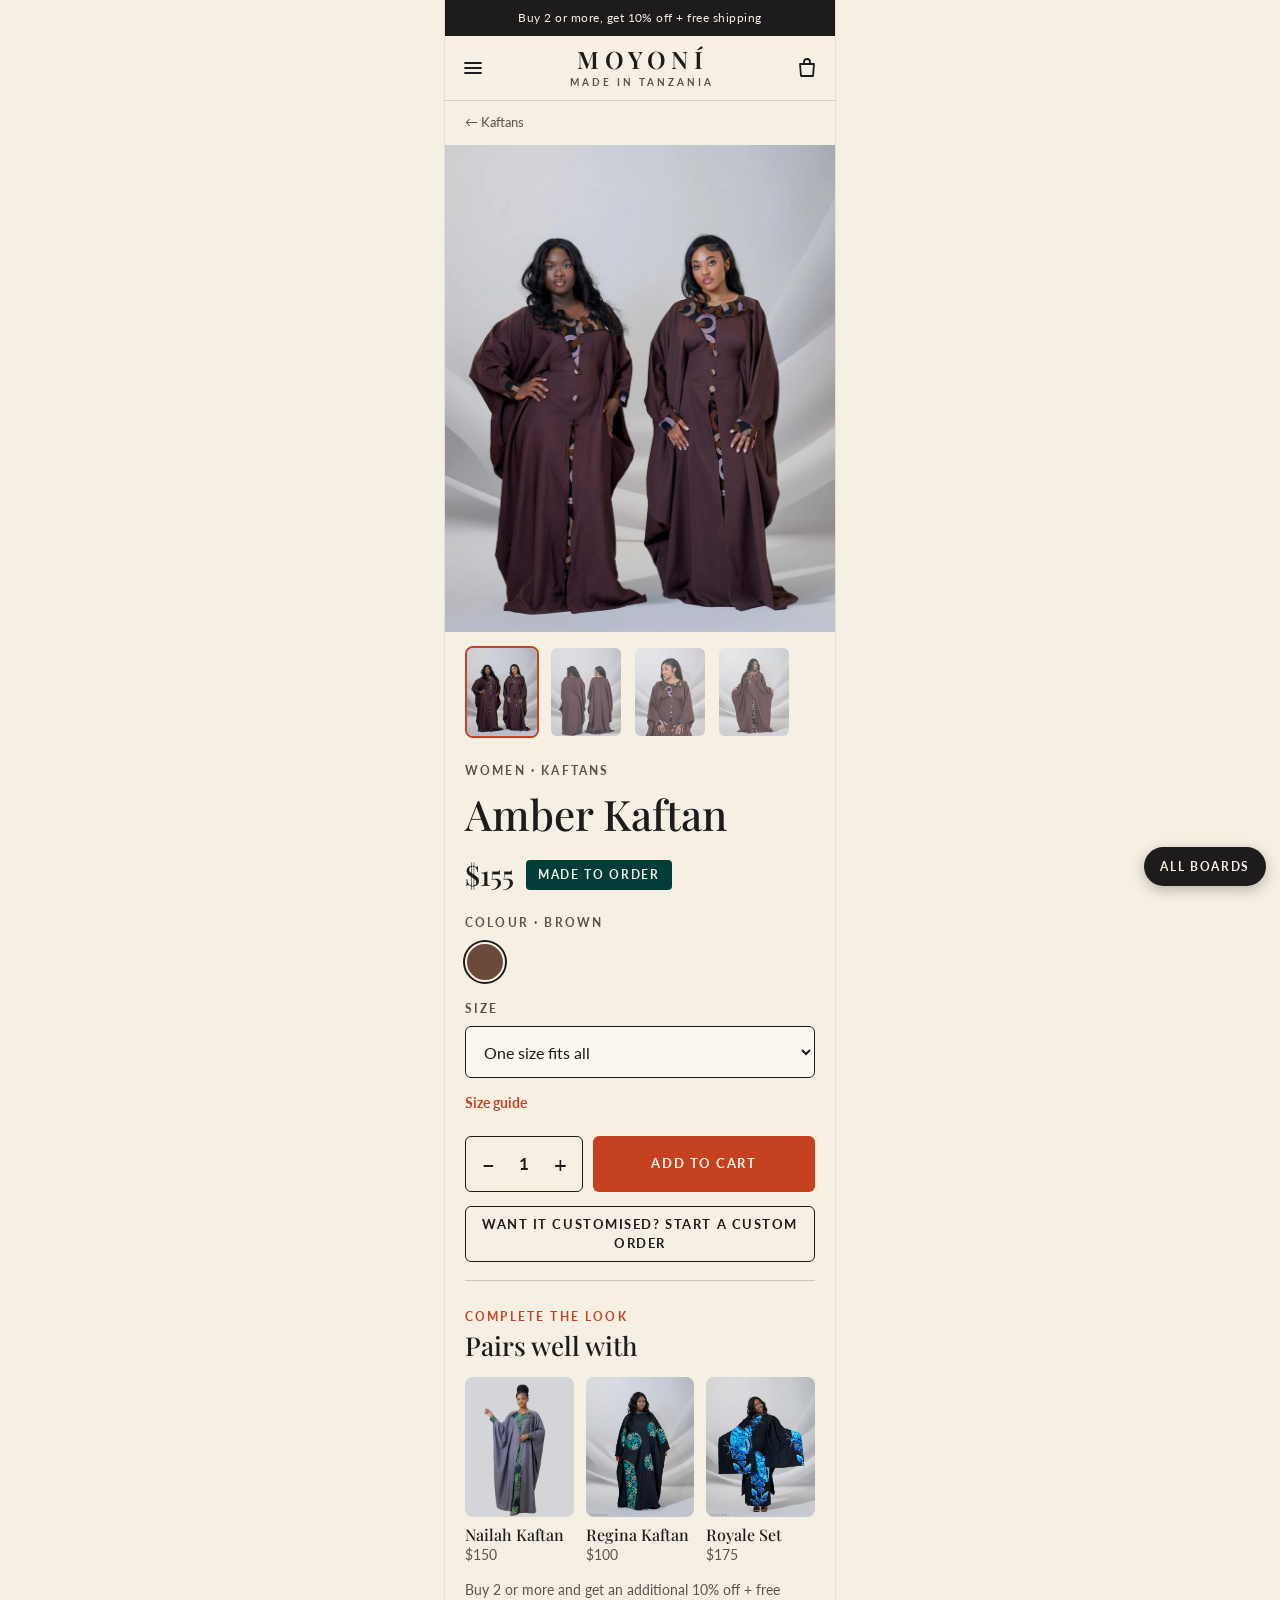
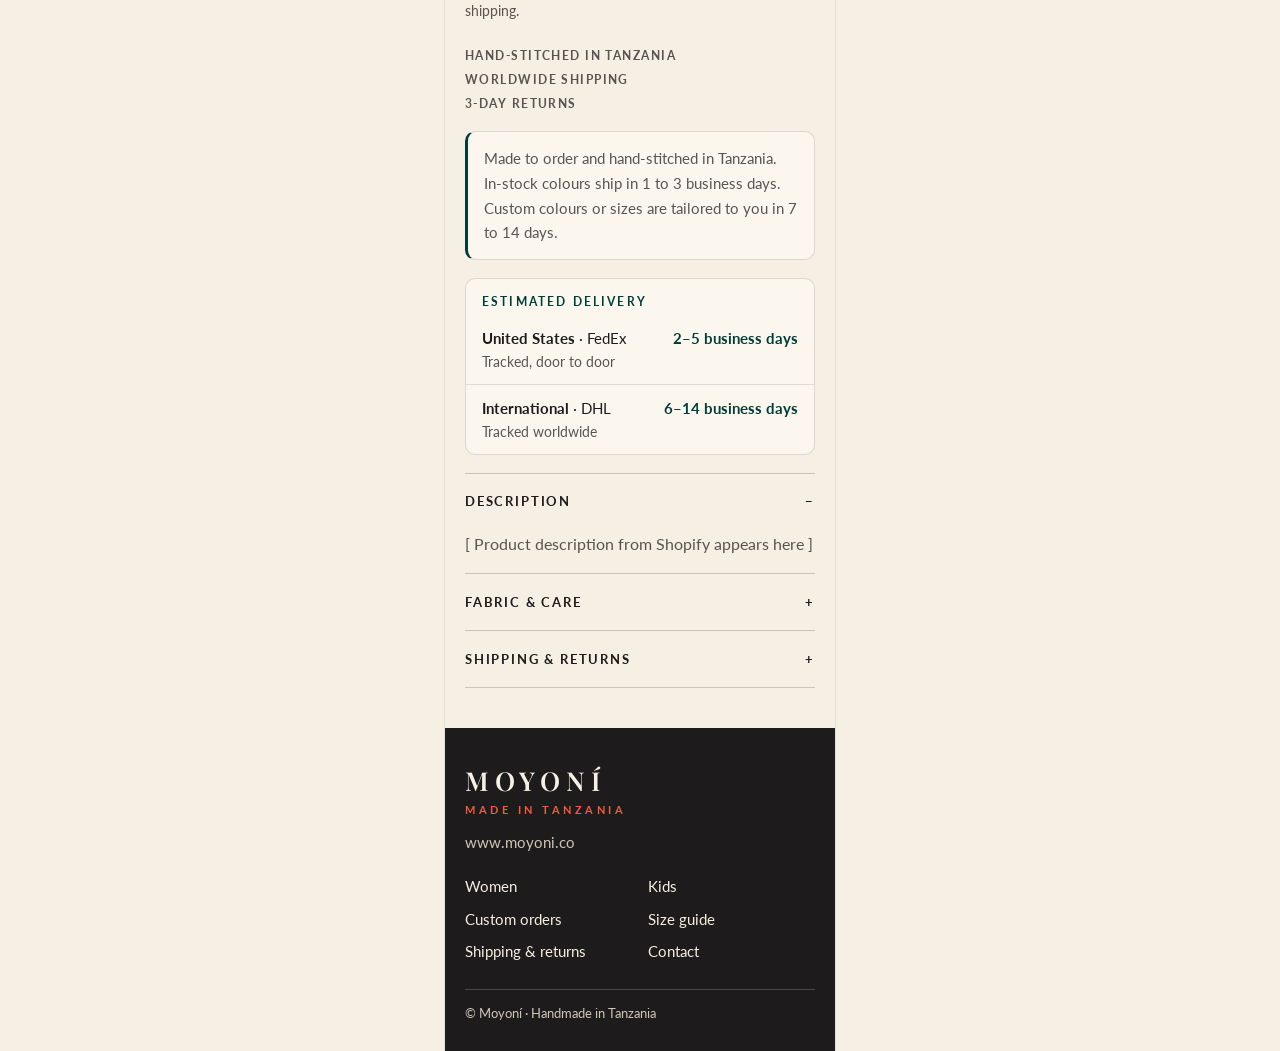
<file: v1/product-mobile.html>
<!doctype html>
<html lang="en">
<head>
<meta charset="utf-8">
<meta name="viewport" content="width=device-width, initial-scale=1">
<meta name="robots" content="noindex, nofollow">
<title>Moyoní product page, mobile</title>

<link rel="preconnect" href="https://fonts.googleapis.com">
<link rel="stylesheet" href="https://fonts.googleapis.com/css2?family=Lato:wght@300;400;700&family=Playfair+Display:ital,wght@0,500;0,600;1,500&display=swap">
<style>
body{margin:0;background:#F6EFE3}
.mm{font-family:'Lato',system-ui,sans-serif;color:#1E1B1C;font-weight:400;line-height:1.5;background:#F6EFE3}
.mm h1,.mm h2,.mm h3,.mm p,.mm ul{margin:0;padding:0}
.mm a{color:inherit;text-decoration:none}
.mm .pf{font-family:'Playfair Display',Georgia,serif}
.mm .lbl{font-size:12px;letter-spacing:.18em;text-transform:uppercase;font-weight:700}
.mm .btn{display:flex;align-items:center;justify-content:center;min-height:56px;border-radius:6px;font-weight:700;font-size:13px;letter-spacing:.12em;text-transform:uppercase;box-sizing:border-box;width:100%;text-align:center;padding:0 12px}
.mm details{border-top:1px solid rgba(30,27,28,.2)}
.mm details:last-of-type{border-bottom:1px solid rgba(30,27,28,.2)}
.mm summary{cursor:pointer;list-style:none;display:flex;justify-content:space-between;align-items:center;min-height:56px;font-weight:700;font-size:13px;letter-spacing:.14em;text-transform:uppercase}
.mm summary::-webkit-details-marker{display:none}
.mm .rec img{display:block;width:100%;height:140px;object-fit:cover;object-position:center top;border-radius:8px}
</style>

<style>html{background:#F6EFE3}</style>
</head>
<body>
<div style="max-width:390px;margin:0 auto;box-shadow:0 0 0 1px rgba(30,27,28,.08)">

<div class="mm" style="width:390px;box-sizing:border-box">

  <div style="background:#1E1B1C;color:#F6EFE3;height:36px;display:flex;align-items:center;justify-content:center;font-size:12px;letter-spacing:.04em;padding:0 12px;text-align:center">Buy 2 or more, get 10% off + free shipping</div>

  <header style="height:64px;border-bottom:1px solid rgba(30,27,28,.14);display:grid;grid-template-columns:56px 1fr 56px;align-items:center">
    <a href="#" aria-label="Open menu" style="display:flex;align-items:center;justify-content:center;height:48px"><svg width="24" height="24" viewBox="0 0 24 24" fill="none" stroke="#1E1B1C" stroke-width="1.8" stroke-linecap="round"><path d="M4 7h16M4 12h16M4 17h16"/></svg></a>
    <a href="#" aria-label="Moyoní home" style="text-align:center;display:block"><span class="pf" style="display:block;font-size:24px;font-weight:600;letter-spacing:.22em;padding-left:.22em;line-height:1">MOYONÍ</span><span style="display:block;font-size:10px;font-weight:700;letter-spacing:.3em;padding-left:.3em;margin-top:4px;color:#5B5350">MADE IN TANZANIA</span></a>
    <a href="#" aria-label="Cart, 0 items" style="display:flex;align-items:center;justify-content:center;height:48px"><svg width="24" height="24" viewBox="0 0 24 24" fill="none" stroke="#1E1B1C" stroke-width="1.8" stroke-linecap="round" stroke-linejoin="round"><path d="M5 8h14l-1 12H6L5 8z"/><path d="M9 8V6a3 3 0 016 0v2"/></svg></a>
  </header>

  <main>
  <nav aria-label="Breadcrumb" style="height:44px;display:flex;align-items:center;padding:0 20px;font-size:13px;color:#5B5350"><a href="#" style="display:flex;align-items:center;gap:6px;min-height:44px">← Kaftans</a></nav>

  <img src="../assets/amber1.jpg" alt="Amber Kaftan, front view" width="390" height="487" style="display:block;width:100%;height:487px;object-fit:cover;object-position:center top">
  <div style="display:flex;gap:10px;padding:14px 20px 0">
    <a href="#" aria-label="View photo 1" style="display:block;border:2px solid #C4421F;border-radius:8px;overflow:hidden;width:70px;height:88px"><img src="../assets/amber1.jpg" alt="" width="70" height="88" style="display:block;width:70px;height:88px;object-fit:cover;object-position:center top"></a>
    <a href="#" aria-label="View photo 2" style="display:block;border:2px solid transparent;border-radius:8px;overflow:hidden;width:70px;height:88px"><img src="../assets/amber2.jpg" alt="" width="70" height="88" loading="lazy" style="display:block;width:70px;height:88px;object-fit:cover;object-position:center top;opacity:.75"></a>
    <a href="#" aria-label="View photo 3" style="display:block;border:2px solid transparent;border-radius:8px;overflow:hidden;width:70px;height:88px"><img src="../assets/amber3.jpg" alt="" width="70" height="88" loading="lazy" style="display:block;width:70px;height:88px;object-fit:cover;object-position:center top;opacity:.75"></a>
    <a href="#" aria-label="View photo 4" style="display:block;border:2px solid transparent;border-radius:8px;overflow:hidden;width:70px;height:88px"><img src="../assets/amber4.jpg" alt="" width="70" height="88" loading="lazy" style="display:block;width:70px;height:88px;object-fit:cover;object-position:center top;opacity:.75"></a>
  </div>

  <div style="padding:24px 20px 0;display:flex;flex-direction:column;gap:18px">
    <span class="lbl" style="color:#5B5350">Women · Kaftans</span>
    <h1 class="pf" style="font-size:42px;line-height:1.05;font-weight:500;margin-top:-6px">Amber Kaftan</h1>
    <div style="display:flex;align-items:center;gap:12px"><p class="pf" style="font-size:28px;font-weight:500">$155</p><span style="font-size:12px;font-weight:700;letter-spacing:.14em;text-transform:uppercase;background:#003D38;color:#F6EFE3;padding:6px 12px;border-radius:4px">Made to order</span></div>

    <div>
      <p class="lbl" style="color:#5B5350;margin-bottom:10px">Colour · Brown</p>
      <a href="#" aria-label="Brown, selected" style="display:block;width:36px;height:36px;border-radius:50%;background:#6B4A3A;border:2px solid #F6EFE3;box-shadow:0 0 0 2px #1E1B1C"></a>
    </div>
    <div style="display:flex;flex-direction:column;gap:8px">
      <label for="szm" class="lbl" style="color:#5B5350">Size</label>
      <select id="szm" style="height:52px;border:1.5px solid #1E1B1C;border-radius:6px;background:#FBF7EE;font-family:'Lato',sans-serif;font-size:16px;padding:0 14px;color:#1E1B1C"><option>One size fits all</option></select>
      <a href="#" style="font-size:14px;font-weight:700;color:#C4421F;min-height:32px;display:flex;align-items:center">Size guide</a>
    </div>

    <div style="display:flex;gap:10px;align-items:stretch">
      <div style="display:flex;align-items:center;border:1.5px solid #1E1B1C;border-radius:6px;height:56px;flex:0 0 118px;justify-content:space-between;padding:0 4px;box-sizing:border-box"><a href="#" aria-label="Decrease quantity" style="width:36px;height:48px;display:flex;align-items:center;justify-content:center;font-size:22px">−</a><span style="font-size:17px;font-weight:700">1</span><a href="#" aria-label="Increase quantity" style="width:36px;height:48px;display:flex;align-items:center;justify-content:center;font-size:22px">+</a></div>
      <a class="btn" href="#" style="background:#C4421F;color:#FBF6EC;flex:1;width:auto">Add to cart</a>
    </div>
    <a class="btn" href="#" style="border:1.5px solid #1E1B1C;margin-top:-4px">Want it customised? Start a custom order</a>

    <!-- complete the look, below the custom order button -->
    <section style="padding-top:22px;border-top:1px solid rgba(30,27,28,.2)" aria-labelledby="ctlm">
      <span class="lbl" style="color:#C4421F">Complete the look</span>
      <h2 id="ctlm" class="pf" style="font-size:26px;font-weight:500;line-height:1.15;margin-top:4px">Pairs well with</h2>
      <div style="display:grid;grid-template-columns:repeat(3,minmax(0,1fr));gap:12px;margin-top:16px">
        <a class="rec" href="#"><img src="../assets/nailah.jpg" alt="Nailah Kaftan" width="108" height="140" loading="lazy"><h3 class="pf" style="font-size:16px;font-weight:500;margin-top:8px;line-height:1.2">Nailah Kaftan</h3><p style="font-size:14px;color:#5B5350">$150</p></a>
        <a class="rec" href="#"><img src="../assets/regina.jpg" alt="Regina Kaftan" width="108" height="140" loading="lazy"><h3 class="pf" style="font-size:16px;font-weight:500;margin-top:8px;line-height:1.2">Regina Kaftan</h3><p style="font-size:14px;color:#5B5350">$100</p></a>
        <a class="rec" href="#"><img src="../assets/royale.jpg" alt="Royale Set" width="108" height="140" loading="lazy"><h3 class="pf" style="font-size:16px;font-weight:500;margin-top:8px;line-height:1.2">Royale Set</h3><p style="font-size:14px;color:#5B5350">$175</p></a>
      </div>
      <p style="font-size:14px;color:#5B5350;margin-top:14px">Buy 2 or more and get an additional 10% off + free shipping.</p>
    </section>

    <div style="display:flex;flex-direction:column;gap:6px;font-size:12px;font-weight:700;letter-spacing:.12em;text-transform:uppercase;color:#5B5350;padding-top:8px">
      <span>Hand-stitched in Tanzania</span><span>Worldwide shipping</span><span>3-day returns</span>
    </div>

    <div style="background:#FBF7EE;border:1px solid rgba(30,27,28,.14);border-left:3px solid #003D38;border-radius:10px;padding:14px 16px;font-size:15px;line-height:1.65;color:#5B5350">Made to order and hand-stitched in Tanzania. In-stock colours ship in 1 to 3 business days. Custom colours or sizes are tailored to you in 7 to 14 days.</div>

    <div style="border:1px solid rgba(30,27,28,.14);border-radius:10px;overflow:hidden;background:#FBF7EE">
      <p class="lbl" style="padding:14px 16px 4px;color:#003D38">Estimated delivery</p>
      <div style="display:flex;justify-content:space-between;gap:12px;padding:12px 16px;font-size:15px"><span><b>United States</b> · FedEx<br><span style="color:#5B5350;font-size:14px">Tracked, door to door</span></span><span style="font-weight:700;color:#003D38;text-align:right">2–5 business days</span></div>
      <div style="display:flex;justify-content:space-between;gap:12px;padding:12px 16px;font-size:15px;border-top:1px solid rgba(30,27,28,.12)"><span><b>International</b> · DHL<br><span style="color:#5B5350;font-size:14px">Tracked worldwide</span></span><span style="font-weight:700;color:#003D38;text-align:right">6–14 business days</span></div>
    </div>

    <div>
      <details open><summary>Description <span aria-hidden="true">−</span></summary><p style="font-size:16px;line-height:1.7;color:#5B5350;padding-bottom:16px">[ Product description from Shopify appears here ]</p></details>
      <details><summary>Fabric &amp; care <span aria-hidden="true">+</span></summary><p style="font-size:16px;line-height:1.7;color:#5B5350;padding-bottom:16px">Hand wash in cold water. Iron on the reverse side of the garment. Do not dry clean.</p></details>
      <details><summary>Shipping &amp; returns <span aria-hidden="true">+</span></summary><p style="font-size:16px;line-height:1.7;color:#5B5350;padding-bottom:16px">3-day returns. [ Full returns wording goes here ]</p></details>
    </div>
  </div>
  </main>

  <footer style="background:#1E1B1C;color:#F6EFE3;padding:40px 20px 28px;margin-top:40px">
    <span class="pf" style="display:block;font-size:26px;font-weight:600;letter-spacing:.22em;line-height:1">MOYONÍ</span>
    <span style="display:block;font-size:11px;font-weight:700;letter-spacing:.32em;margin-top:8px;color:#F25C3C">MADE IN TANZANIA</span>
    <p style="font-size:15px;color:#CFC6B8;margin-top:12px">www.moyoni.co</p>
    <ul style="list-style:none;display:grid;grid-template-columns:1fr 1fr;gap:10px 16px;font-size:15px;margin-top:22px"><li><a href="#">Women</a></li><li><a href="#">Kids</a></li><li><a href="#">Custom orders</a></li><li><a href="#">Size guide</a></li><li><a href="#">Shipping &amp; returns</a></li><li><a href="#">Contact</a></li></ul>
    <div style="border-top:1px solid rgba(246,239,227,.2);margin-top:26px;padding-top:14px;font-size:13px;color:#CFC6B8">© Moyoní · Handmade in Tanzania</div>
  </footer>

</div>
</div>
<a href="../index.html" style="position:fixed;right:14px;bottom:14px;z-index:9999;background:#1E1B1C;color:#F6EFE3;font:700 12px Lato,sans-serif;letter-spacing:.14em;text-transform:uppercase;text-decoration:none;padding:12px 16px;border-radius:99px;box-shadow:0 4px 14px rgba(0,0,0,.25)">All boards</a>
</body>
</html>
</file>
<file: demo/assets/style.css>
:root{--ivory:#F6EFE3;--paper:#FBF7EE;--ink:#1E1B1C;--muted:#5B5350;--ember:#F25C3C;--emberd:#C4421F;--clay:#C26F5F;--claylt:#EADBCF;--moss:#003D38;--tide:#37BDBC;--hair:rgba(30,27,28,.2);--hair2:rgba(30,27,28,.14)}
*{box-sizing:border-box}
html{scroll-behavior:smooth}
body{margin:0;background:var(--ivory);color:var(--ink);font-family:'Lato',system-ui,sans-serif;font-weight:400;line-height:1.5;-webkit-font-smoothing:antialiased}
body.lock{overflow:hidden}
h1,h2,h3,h4,p,ul,ol{margin:0;padding:0}
ul,ol{list-style:none}
a{color:inherit;text-decoration:none}
img{display:block;max-width:100%}
button{font:inherit;color:inherit;background:none;border:0;padding:0;cursor:pointer}
em{font-style:italic;font-weight:500}
.pf{font-family:'Playfair Display',Georgia,serif}
.lbl{font-size:12px;letter-spacing:.26em;text-transform:uppercase;font-weight:700}
.muted{color:var(--muted)}
.wrap{max-width:1440px;margin:0 auto;padding:0 64px}
.btn{display:inline-flex;align-items:center;justify-content:center;min-height:54px;padding:0 34px;border-radius:4px;font-weight:700;font-size:12px;letter-spacing:.2em;text-transform:uppercase;transition:background .2s,color .2s,border-color .2s;text-align:center}
.btn-p{background:var(--emberd);color:#FBF6EC}
.btn-p:hover{background:#A8381A}
.btn-o{border:1px solid var(--ink)}
.btn-o:hover{background:var(--ink);color:var(--ivory)}
.btn-ol{border:1px solid var(--ivory);color:var(--ivory)}
.btn-ol:hover{background:var(--ivory);color:var(--ink)}
.btn[disabled]{opacity:.55;cursor:not-allowed}
.tl{font-size:12px;font-weight:700;letter-spacing:.2em;text-transform:uppercase;border-bottom:1px solid currentColor;padding-bottom:4px;display:inline-block}
.tl:hover{color:var(--emberd)}
:focus-visible{outline:3px solid var(--emberd);outline-offset:2px}

/* top bar + header */
.topbar{height:36px;border-bottom:1px solid var(--hair2);display:flex;align-items:center;justify-content:center;font-size:12px;letter-spacing:.22em;text-transform:uppercase;color:var(--muted);padding:0 12px;text-align:center}
.hdr{height:88px;border-bottom:1px solid var(--hair2);background:var(--ivory);position:sticky;top:0;z-index:40}
.hdr-in{height:88px;display:grid;grid-template-columns:1fr auto 1fr;align-items:center}
.hdr-l{display:flex;align-items:center}
.nav{display:flex;gap:34px}
.nav a{font-size:12px;font-weight:700;letter-spacing:.22em;text-transform:uppercase}
.nav a:hover{color:var(--emberd)}
.hamb{display:none}
.logo{text-align:center;display:block}
.logo .pf{display:block;font-size:30px;font-weight:500;letter-spacing:.28em;padding-left:.28em;line-height:1}
.logo small{display:block;font-size:11px;font-weight:700;letter-spacing:.36em;padding-left:.36em;margin-top:6px;color:var(--muted)}
.hdr-r{display:flex;justify-content:flex-end;align-items:center;gap:4px}
.icon-btn{width:44px;height:44px;display:inline-flex;align-items:center;justify-content:center;position:relative}
.icon-btn svg{width:22px;height:22px;fill:none;stroke:var(--ink);stroke-width:1.5;stroke-linecap:round;stroke-linejoin:round}
.badge{position:absolute;right:2px;top:4px;min-width:18px;height:18px;border-radius:9px;background:var(--emberd);color:#fff;font-size:11px;font-weight:700;display:none;align-items:center;justify-content:center;padding:0 4px}
.badge.on{display:flex}

/* panels */
#bd{position:fixed;inset:0;background:rgba(30,27,28,.55);opacity:0;pointer-events:none;transition:opacity .25s;z-index:90}
#bd.on{opacity:1;pointer-events:auto}
.drawer{position:fixed;top:0;bottom:0;width:min(440px,100%);background:var(--ivory);z-index:100;display:flex;flex-direction:column;transition:transform .3s cubic-bezier(.22,1,.36,1)}
#p-cart{right:0;transform:translateX(105%)}
#p-menu{left:0;transform:translateX(-105%)}
.drawer.open{transform:none}
.dh{display:flex;justify-content:space-between;align-items:center;padding:18px 22px;border-bottom:1px solid var(--hair2)}
.dh h2{font-size:26px;font-weight:500}
.db{flex:1;overflow:auto;padding:8px 22px}
.df{padding:18px 22px 24px;border-top:1px solid var(--hair2);background:var(--paper)}
.mlinks a{display:flex;justify-content:space-between;align-items:center;min-height:60px;border-bottom:1px solid var(--hair);font-family:'Playfair Display',serif;font-size:24px}
.mlinks a.sub{font-family:'Lato',sans-serif;font-size:15px;padding-left:16px;min-height:48px;color:var(--muted)}
.ci{display:grid;grid-template-columns:82px 1fr;gap:14px;padding:16px 0;border-bottom:1px solid var(--hair2)}
.ci img{width:82px;height:104px;object-fit:cover;border-radius:4px}
.ci h3{font-size:18px;font-weight:500;line-height:1.2}
.ci .vt{font-size:13px;color:var(--muted)}
.qty{display:inline-flex;align-items:center;border:1px solid var(--ink);border-radius:4px;height:40px}
.qty button{width:38px;height:38px;font-size:18px}
.qty span{min-width:26px;text-align:center;font-weight:700;font-size:14px}
.crow{display:flex;justify-content:space-between;font-size:15px;margin-bottom:6px}
.crow.tot{font-size:18px;font-weight:700;margin-top:10px}
.cnote{font-size:13px;color:var(--muted);margin:8px 0 14px}
.empty{padding:50px 0;text-align:center;color:var(--muted)}
#p-search{position:fixed;left:0;right:0;top:0;background:var(--ivory);z-index:100;transform:translateY(-105%);transition:transform .3s cubic-bezier(.22,1,.36,1);max-height:88vh;overflow:auto;box-shadow:0 20px 60px rgba(0,0,0,.25)}
#p-search.open{transform:none}
.sq{display:flex;align-items:center;gap:12px;border-bottom:1px solid var(--ink);padding:22px 0 14px}
.sq input{flex:1;border:0;background:none;font-family:'Playfair Display',serif;font-size:30px;outline:none;min-width:0;color:var(--ink)}
.sr{padding:10px 0 24px}
.sr a{display:grid;grid-template-columns:56px 1fr auto;gap:14px;align-items:center;padding:10px 0;border-bottom:1px solid var(--hair2)}
.sr img{width:56px;height:70px;object-fit:cover;border-radius:4px}
.modal{position:fixed;left:50%;top:50%;transform:translate(-50%,-48%);width:min(680px,calc(100% - 24px));max-height:calc(100vh - 24px);overflow:auto;background:var(--ivory);border-radius:8px;z-index:110;opacity:0;pointer-events:none;transition:opacity .25s,transform .25s;padding:40px 44px 36px}
.modal.open{opacity:1;pointer-events:auto;transform:translate(-50%,-50%)}
.modal .x{position:absolute;right:14px;top:12px}
#toast{position:fixed;left:50%;bottom:22px;transform:translate(-50%,40px);background:var(--ink);color:var(--ivory);padding:14px 22px;border-radius:99px;font-size:14px;z-index:200;opacity:0;pointer-events:none;transition:opacity .25s,transform .25s;max-width:calc(100% - 24px);text-align:center}
#toast.on{opacity:1;transform:translate(-50%,0)}

/* size finder */
.tabs{display:flex;gap:26px;border-bottom:1px solid var(--hair);margin-top:20px;overflow-x:auto}
.tabs button{font-size:12px;font-weight:700;letter-spacing:.2em;text-transform:uppercase;padding:14px 0;color:var(--muted);border-bottom:2px solid transparent;white-space:nowrap}
.tabs button.on{color:var(--ink);border-bottom-color:var(--ink)}
.tp{display:none;padding-top:20px}.tp.on{display:block}
.fgrid{display:grid;grid-template-columns:1fr 130px;gap:26px;align-items:center}
.srow{display:flex;justify-content:space-between;align-items:baseline}
.srow label{font-size:11px;font-weight:700;letter-spacing:.22em;text-transform:uppercase;color:var(--muted)}
.srow b{font-family:'Playfair Display',serif;font-size:22px;font-weight:500}
input[type=range]{-webkit-appearance:none;appearance:none;width:100%;height:44px;margin:0;padding:0;background-color:transparent;outline:none;cursor:pointer}
input[type=range]::-webkit-slider-thumb{-webkit-appearance:none;appearance:none;width:28px;height:28px;border-radius:50%;background:var(--paper);border:2px solid var(--ink);box-shadow:0 2px 8px rgba(0,0,0,.22)}
input[type=range]::-moz-range-thumb{width:24px;height:24px;border-radius:50%;background:var(--paper);border:2px solid var(--ink)}
.res{margin-top:16px;background:var(--paper);border:1px solid var(--hair);border-radius:8px;padding:18px 22px;display:flex;gap:20px;align-items:center}
.res .circ{flex:0 0 88px;height:88px;border-radius:50%;border:1px solid var(--clay);display:flex;flex-direction:column;align-items:center;justify-content:center}
.res .circ small{font-size:10px;letter-spacing:.2em;text-transform:uppercase;font-weight:700;color:var(--muted)}
.res .circ b{font-family:'Playfair Display',serif;font-weight:500;line-height:1;font-size:42px}
.res .circ b.sm{font-size:19px}
.res h3{font-size:21px;font-weight:500}
table{border-collapse:collapse;width:100%}
th{font-size:11px;font-weight:700;letter-spacing:.2em;text-transform:uppercase;color:var(--muted);text-align:left;padding:12px 12px;border-bottom:1px solid var(--ink)}
td{padding:14px 12px;font-size:17px;border-bottom:1px solid var(--hair2)}
tbody th{font-family:'Playfair Display',serif;font-size:20px;font-weight:500;letter-spacing:0;text-transform:none;color:var(--ink);border-bottom:1px solid var(--hair2)}
tr.hit td,tr.hit th{background:var(--claylt)}
.mlist{display:flex;flex-direction:column;gap:12px;font-size:15px;color:var(--muted)}
.mlist li{display:flex;gap:14px}.mlist li b.n{font-family:'Playfair Display',serif;font-style:italic;font-size:18px;color:var(--clay);flex:0 0 20px}

/* hero */
.hero{display:grid;grid-template-columns:1fr 1.15fr 1fr;min-height:680px}
.hp1{background:var(--ember);padding:72px 56px;display:flex;flex-direction:column;justify-content:space-between;gap:40px}
.hp1 h1{font-size:62px;line-height:1.04;font-weight:500;letter-spacing:-.01em}
.hp1 p.t{font-size:17px;line-height:1.7;margin-top:20px;max-width:360px}
.hp2{position:relative;background:var(--claylt);overflow:hidden;min-height:420px}
.hp2 video{position:absolute;inset:0;width:100%;height:100%;object-fit:cover;object-position:center top}
.hp3{background:var(--moss);color:var(--ivory);padding:72px 52px;display:flex;flex-direction:column;justify-content:center;gap:34px}
.hp3 .it{display:flex;gap:18px;align-items:flex-start}
.hp3 .num{flex:0 0 44px;height:44px;border-radius:50%;border:1px solid var(--tide);display:flex;align-items:center;justify-content:center;color:var(--tide);font-family:'Playfair Display',serif;font-style:italic;font-size:18px}
.hp3 h3{font-size:24px;font-weight:500}
.hp3 p{font-size:15px;line-height:1.65;font-weight:300;color:#E9E1D3;margin-top:4px}
.pline{display:block;width:100%;height:16px}

/* sections */
.sec{padding:120px 0}
.sec.tight{padding:60px 0 100px}
.sh{display:flex;justify-content:space-between;align-items:flex-end;margin-bottom:44px;gap:20px}
.sh h2{font-size:52px;font-weight:500;line-height:1.06;letter-spacing:-.01em}
.collage{display:grid;grid-template-columns:.8fr 1.2fr;gap:56px;align-items:center}
.collage h2{font-size:60px;line-height:1.04;font-weight:500;letter-spacing:-.01em;margin-top:14px}
.fan{position:relative;height:clamp(440px,43vw,610px)}
.frame{position:absolute;background:var(--paper);padding:12px 12px 46px;border-radius:4px;box-shadow:0 18px 40px -18px rgba(30,27,28,.45);width:38%;top:11%;transition:transform 1s cubic-bezier(.22,1,.36,1),left 1s cubic-bezier(.22,1,.36,1)}
.frame img{width:100%;aspect-ratio:3/4;height:auto;object-fit:cover;object-position:center top}
.frame span{position:absolute;left:0;right:0;bottom:13px;text-align:center;font-size:12px;letter-spacing:.22em;text-transform:uppercase;font-weight:700;color:var(--muted)}
.frame:nth-child(1){left:31%;transform:rotate(0)}
.frame:nth-child(2){left:31%;transform:rotate(0);z-index:2;top:2%;width:40%}
.frame:nth-child(3){left:31%;transform:rotate(0)}
.fan.in .frame:nth-child(1){left:0;transform:rotate(-6deg)}
.fan.in .frame:nth-child(2){left:29.5%;transform:rotate(1deg)}
.fan.in .frame:nth-child(3){left:61%;transform:rotate(6deg)}
.sizeband{border-top:1px solid var(--hair);border-bottom:1px solid var(--hair);padding:32px 0;display:flex;justify-content:space-between;align-items:center;gap:32px}
.sizeband h2{font-size:30px;font-weight:500;line-height:1.15}
.grid3{display:grid;grid-template-columns:repeat(3,minmax(0,1fr));gap:32px}
.grid4{display:grid;grid-template-columns:repeat(4,minmax(0,1fr));gap:28px}
.pgrid{display:grid;grid-template-columns:repeat(3,minmax(0,1fr));gap:44px 32px}
.occ img{width:100%;height:540px;object-fit:cover;object-position:center top;border-radius:6px}
.occ h3{font-size:28px;font-weight:500;margin-top:18px}
.links3{display:grid;grid-template-columns:repeat(3,minmax(0,1fr));gap:32px;margin-top:56px;border-top:1px solid var(--hair)}
.links3 a{padding:24px 0;border-bottom:1px solid var(--hair);display:flex;justify-content:space-between;align-items:center;font-family:'Playfair Display',serif;font-size:26px}
.links3 a:hover{color:var(--emberd)}
.card{display:block;position:relative}
.card .ph{position:relative;aspect-ratio:3/4;overflow:hidden;border-radius:6px;background:var(--claylt)}
.card .ph img{position:absolute;inset:0;width:100%;height:100%;object-fit:cover;object-position:center top;transition:opacity .45s}
.card .ph img.alt{opacity:0}
.card:hover .ph img.alt{opacity:1}
.card .so{position:absolute;left:12px;top:12px;background:var(--paper);border:1px solid var(--muted);color:var(--muted);font-size:11px;letter-spacing:.14em;text-transform:uppercase;font-weight:700;padding:4px 10px;border-radius:3px}
.card .nm{display:flex;justify-content:space-between;align-items:baseline;gap:12px;margin-top:14px}
.card h3{font-size:22px;font-weight:500;line-height:1.2}
.card .pr{font-size:16px;color:var(--muted);white-space:nowrap}
.phb{height:440px;border-radius:6px;background:var(--claylt);border:1px dashed var(--clay);display:flex;align-items:center;justify-content:center;text-align:center;padding:24px;color:var(--muted);font-size:15px}
.steps{display:grid;grid-template-columns:repeat(3,minmax(0,1fr))}
.steps>div{padding:0 48px}.steps>div:first-child{padding-left:0}.steps>div+div{border-left:1px solid var(--hair)}
.steps .n{font-family:'Playfair Display',serif;font-style:italic;color:var(--clay);font-size:30px;line-height:1}
.steps h3{font-size:24px;font-weight:500;margin-top:14px}
.steps p{font-size:16px;line-height:1.7;color:var(--muted);margin-top:8px}
.story{background:var(--moss);color:var(--ivory);text-align:center;padding:100px 20px}
.story h2{font-size:54px;font-weight:500;line-height:1.08;letter-spacing:-.01em;margin:22px 0}
.story p{font-size:17px;font-weight:300;color:#E9E1D3;max-width:560px;margin:0 auto 22px}
.cta{background:var(--ink);color:var(--ivory)}
.cta .wrap{display:flex;align-items:center;justify-content:space-between;gap:40px;padding-top:80px;padding-bottom:80px}
.cta h2{font-size:44px;font-weight:500;line-height:1.1}
.cta p{font-size:17px;color:#CFC6B8;margin-top:10px;max-width:540px}
.rv{border:1px dashed var(--muted);border-radius:8px;height:110px;display:flex;align-items:center;justify-content:center;color:var(--muted);font-size:15px;text-align:center;padding:0 16px}

/* footer */
.ftr{background:var(--ink);color:var(--ivory);padding:72px 0 32px;border-top:1px solid rgba(246,239,227,.12)}
.fg{display:grid;grid-template-columns:1.4fr 1fr 1fr 1.2fr;gap:48px}
.ftr .pf.lg{font-size:30px;font-weight:500;letter-spacing:.28em;line-height:1;display:block}
.ftr li{margin-bottom:11px;font-size:15px}
.ftr li a:hover{color:var(--ember)}
.ftr .lbl{color:var(--ember);margin-bottom:16px}
.ftr .nl{display:flex;gap:8px;margin-top:14px}
.ftr input{flex:1;min-width:0;height:48px;border-radius:4px;border:1px solid var(--ivory);background:transparent;color:var(--ivory);font:16px 'Lato',sans-serif;padding:0 14px}
.ftr .bot{border-top:1px solid rgba(246,239,227,.2);margin-top:56px;padding-top:20px;display:flex;justify-content:space-between;font-size:13px;color:#CFC6B8}

/* collection + product */
.chead{padding:64px 0 36px}
.chead h1{font-size:64px;font-weight:500;line-height:1.04;letter-spacing:-.01em;margin-top:10px}
.cbar{display:flex;justify-content:space-between;align-items:center;gap:16px;border-top:1px solid var(--hair);border-bottom:1px solid var(--hair);padding:14px 0;margin-bottom:40px;font-size:14px;color:var(--muted)}
select{height:48px;border:1px solid var(--ink);border-radius:4px;background:transparent;font:16px 'Lato',sans-serif;padding:0 14px;color:var(--ink)}
.coll-grid{display:grid;grid-template-columns:repeat(4,minmax(0,1fr));gap:44px 28px;padding-bottom:120px}
.crumb{font-size:13px;color:var(--muted);display:flex;gap:10px;padding:22px 0 26px;flex-wrap:wrap}
.crumb a:hover{color:var(--emberd)}
.pdp{display:grid;grid-template-columns:1.1fr 1fr;gap:88px;align-items:start;padding-bottom:96px}
.gal{display:grid;grid-template-columns:76px 1fr;gap:16px;align-items:start}
.thumbs{display:flex;flex-direction:column;gap:12px}
.thumbs button{width:76px;height:96px;border:1px solid transparent;border-radius:4px;overflow:hidden;opacity:.65}
.thumbs button.on{border-color:var(--ink);opacity:1}
.thumbs img{width:76px;height:96px;object-fit:cover;object-position:center top}
.main-ph{position:relative;aspect-ratio:3/4;border-radius:6px;overflow:hidden;background:var(--claylt)}
.main-ph img{width:100%;height:100%;object-fit:cover;object-position:center top}
.ctl{margin:56px 0 0 92px;border-top:0}
.ctl h2{font-size:30px;font-weight:500;letter-spacing:-.01em}
.ctl .cg{display:grid;grid-template-columns:repeat(3,minmax(0,1fr));gap:20px;margin-top:20px}
.ctl .card h3{font-size:19px}
.ctl-m{display:none}
.pinfo{display:flex;flex-direction:column;gap:26px;padding-top:8px;position:sticky;top:110px}
.pinfo h1{font-size:58px;font-weight:500;line-height:1.03;letter-spacing:-.01em;margin-top:-10px}
.price{font-family:'Playfair Display',serif;font-size:30px;font-weight:500}
.pills{display:flex;flex-wrap:wrap;gap:10px}
.pill{min-height:46px;padding:0 18px;border:1px solid var(--ink);border-radius:4px;font-size:14px;font-weight:700;letter-spacing:.06em;text-transform:capitalize;background:transparent}
.pill.on{background:var(--ink);color:var(--ivory)}
.pill.off{opacity:.45;text-decoration:line-through}
.olbl{display:flex;justify-content:space-between;align-items:baseline;margin-bottom:10px;font-size:11px;font-weight:700;letter-spacing:.22em;text-transform:uppercase;color:var(--muted)}
.olbl a,.olbl button{color:var(--ink);letter-spacing:.06em;text-transform:none;font-size:13px;text-decoration:underline;text-underline-offset:4px;font-weight:700}
.buyrow{display:flex;gap:12px}
.buyrow .qty{height:56px;flex:0 0 132px;justify-content:space-between;padding:0 6px}
.buyrow .qty button{width:42px;height:44px;font-size:20px}
.buyrow .btn{flex:1;min-height:56px}
.note-i{font-family:'Playfair Display',serif;font-size:20px;font-style:italic;line-height:1.55}
.ship{border-top:1px solid var(--hair)}
.ship div{display:flex;justify-content:space-between;gap:16px;padding:16px 0;font-size:15px;border-bottom:1px solid var(--hair)}
.ship small{display:block;color:var(--muted);font-size:14px}
.ship b.e{color:var(--moss);text-align:right}
details{border-top:1px solid var(--hair)}
details:last-of-type{border-bottom:1px solid var(--hair)}
summary{cursor:pointer;list-style:none;display:flex;justify-content:space-between;align-items:center;min-height:58px;font-weight:700;font-size:12px;letter-spacing:.22em;text-transform:uppercase}
summary::-webkit-details-marker{display:none}
summary::after{content:'+';font-size:20px;font-weight:400}
details[open] summary::after{content:'−'}
.dbody{font-size:16px;line-height:1.75;color:var(--muted);padding-bottom:20px}
.dbody h4{font-family:'Playfair Display',serif;font-size:20px;font-weight:500;color:var(--ink);margin:16px 0 6px}
.dbody ul{list-style:disc;padding-left:20px}
.dbody p{margin-bottom:10px}
.stick{display:none}
.soon{padding:60px 0 140px;text-align:center;max-width:560px;margin:0 auto}
.soon p{color:var(--muted);font-size:18px;line-height:1.7;margin:14px 0 26px}

/* responsive */
@media(max-width:1100px){
  .wrap{padding:0 28px}
  .hero{grid-template-columns:1fr 1fr}
  .hp1{grid-column:1/3;min-height:auto;padding:56px 28px}
  .hp2{grid-column:1}.hp3{grid-column:2;padding:48px 28px}
  .coll-grid,.grid4{grid-template-columns:repeat(3,minmax(0,1fr))}
  .pdp{gap:48px}
  .fg{grid-template-columns:1fr 1fr}
}
@media(max-width:860px){
  .wrap{padding:0 20px}
  .topbar{font-size:11px;letter-spacing:.16em}
  .hdr,.hdr-in{height:64px}
  .hdr-in{grid-template-columns:56px 1fr 112px}
  .nav{display:none}.hamb{display:inline-flex}
  .logo .pf{font-size:24px;letter-spacing:.24em;padding-left:.24em}
  .logo small{font-size:10px;margin-top:4px;letter-spacing:.3em}
  .hero{display:block}
  .hp1{padding:44px 20px}.hp1 h1{font-size:46px}
  .hp2{height:560px}.hp3{padding:44px 20px}
  .sec{padding:72px 0}.sec.tight{padding:40px 0 64px}
  .sh h2{font-size:38px}.sh{margin-bottom:28px}
  .collage{grid-template-columns:1fr;gap:36px}.collage h2{font-size:44px}
  .fan{height:auto;display:flex;gap:16px;overflow-x:auto;padding:10px 20px 30px;margin:0 -20px;scroll-snap-type:x mandatory}
  .frame,.frame:nth-child(n){position:relative;left:auto!important;top:auto!important;flex:0 0 250px;width:250px!important;scroll-snap-align:start;transform:none!important}
  .fan.in .frame:nth-child(n){transform:none!important}
  .sizeband{flex-direction:column;align-items:flex-start}
  .grid3,.pgrid{grid-template-columns:1fr}
  .grid4,.coll-grid{grid-template-columns:repeat(2,minmax(0,1fr));gap:28px 14px}
  .pgrid{grid-template-columns:repeat(2,minmax(0,1fr));gap:28px 14px}
  .occ img{height:420px}
  .links3{grid-template-columns:1fr;gap:0;margin-top:36px}
  .steps{grid-template-columns:1fr}.steps>div,.steps>div:first-child{padding:20px 0;border-left:0;border-top:1px solid var(--hair)}
  .story h2{font-size:38px}
  .cta .wrap{flex-direction:column;align-items:flex-start;padding-top:56px;padding-bottom:56px}.cta h2{font-size:34px}
  .fg{grid-template-columns:1fr 1fr;gap:32px 20px}.fg>div:first-child,.fg>div:last-child{grid-column:1/3}
  .ftr .bot{flex-direction:column;gap:6px}
  .chead{padding:36px 0 24px}.chead h1{font-size:44px}
  .pdp{grid-template-columns:1fr;gap:28px;padding-bottom:64px}
  .gal{grid-template-columns:1fr}.thumbs{flex-direction:row;order:2;overflow-x:auto}
  .main-ph{border-radius:0;margin:0 -20px}
  .pinfo{position:static}.pinfo h1{font-size:44px}
  .ctl .cg{gap:12px}.ctl-d{display:none}.ctl-m{display:block;margin:0;padding-top:22px;border-top:1px solid var(--hair)}.ctl-m h2{font-size:28px}
  .modal{padding:30px 20px 26px;top:auto;bottom:0;left:0;width:100%;transform:translateY(40px);border-radius:18px 18px 0 0;max-height:92vh}
  .modal.open{transform:none}
  .fgrid{grid-template-columns:1fr 86px;gap:16px}
  .stick{position:fixed;left:0;right:0;bottom:0;background:var(--paper);border-top:1px solid var(--hair);padding:10px 16px;display:flex;gap:14px;align-items:center;z-index:50;transform:translateY(110%);transition:transform .3s}
  .stick.on{transform:none}
  .stick .btn{flex:1;min-height:50px}
  .stick .pf{font-size:22px;font-weight:500}
}
@media(prefers-reduced-motion:reduce){*{transition:none!important;animation:none!important;scroll-behavior:auto!important}.fan .frame{transition:none}}
</file>
